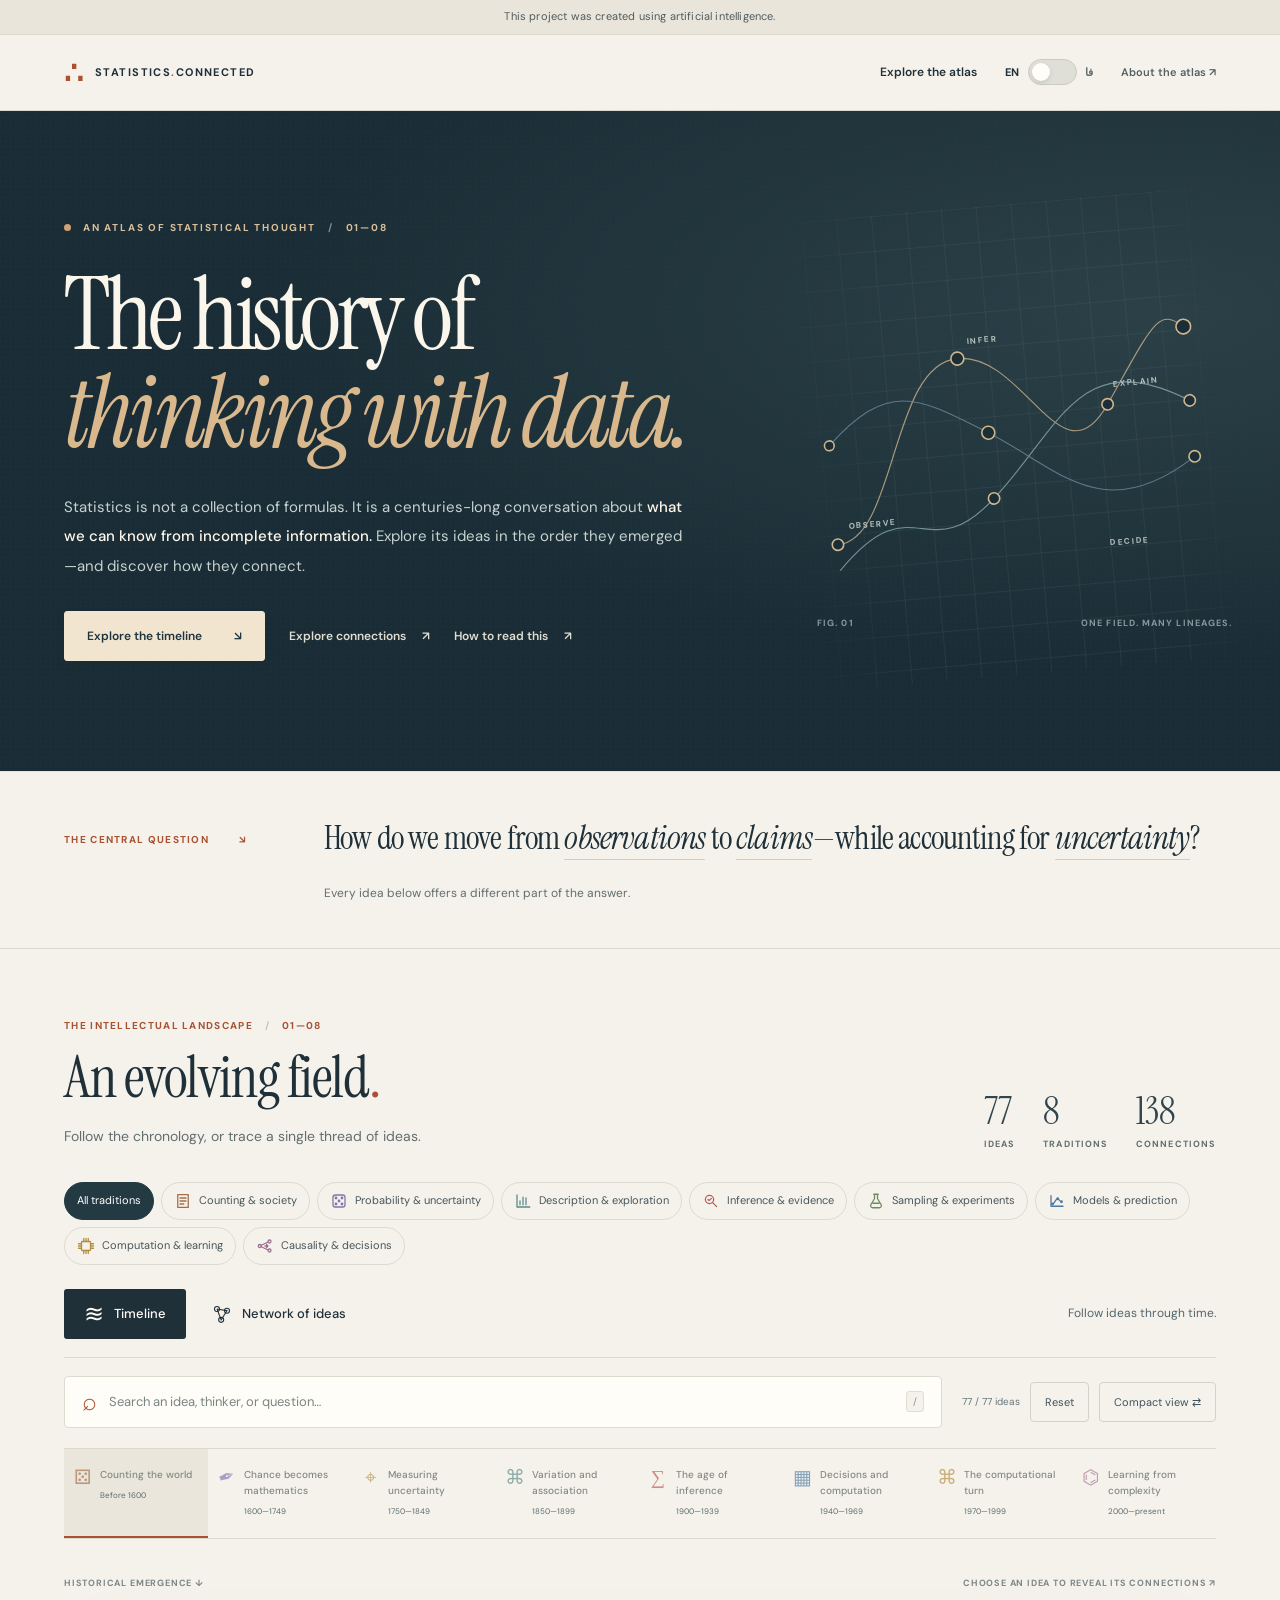
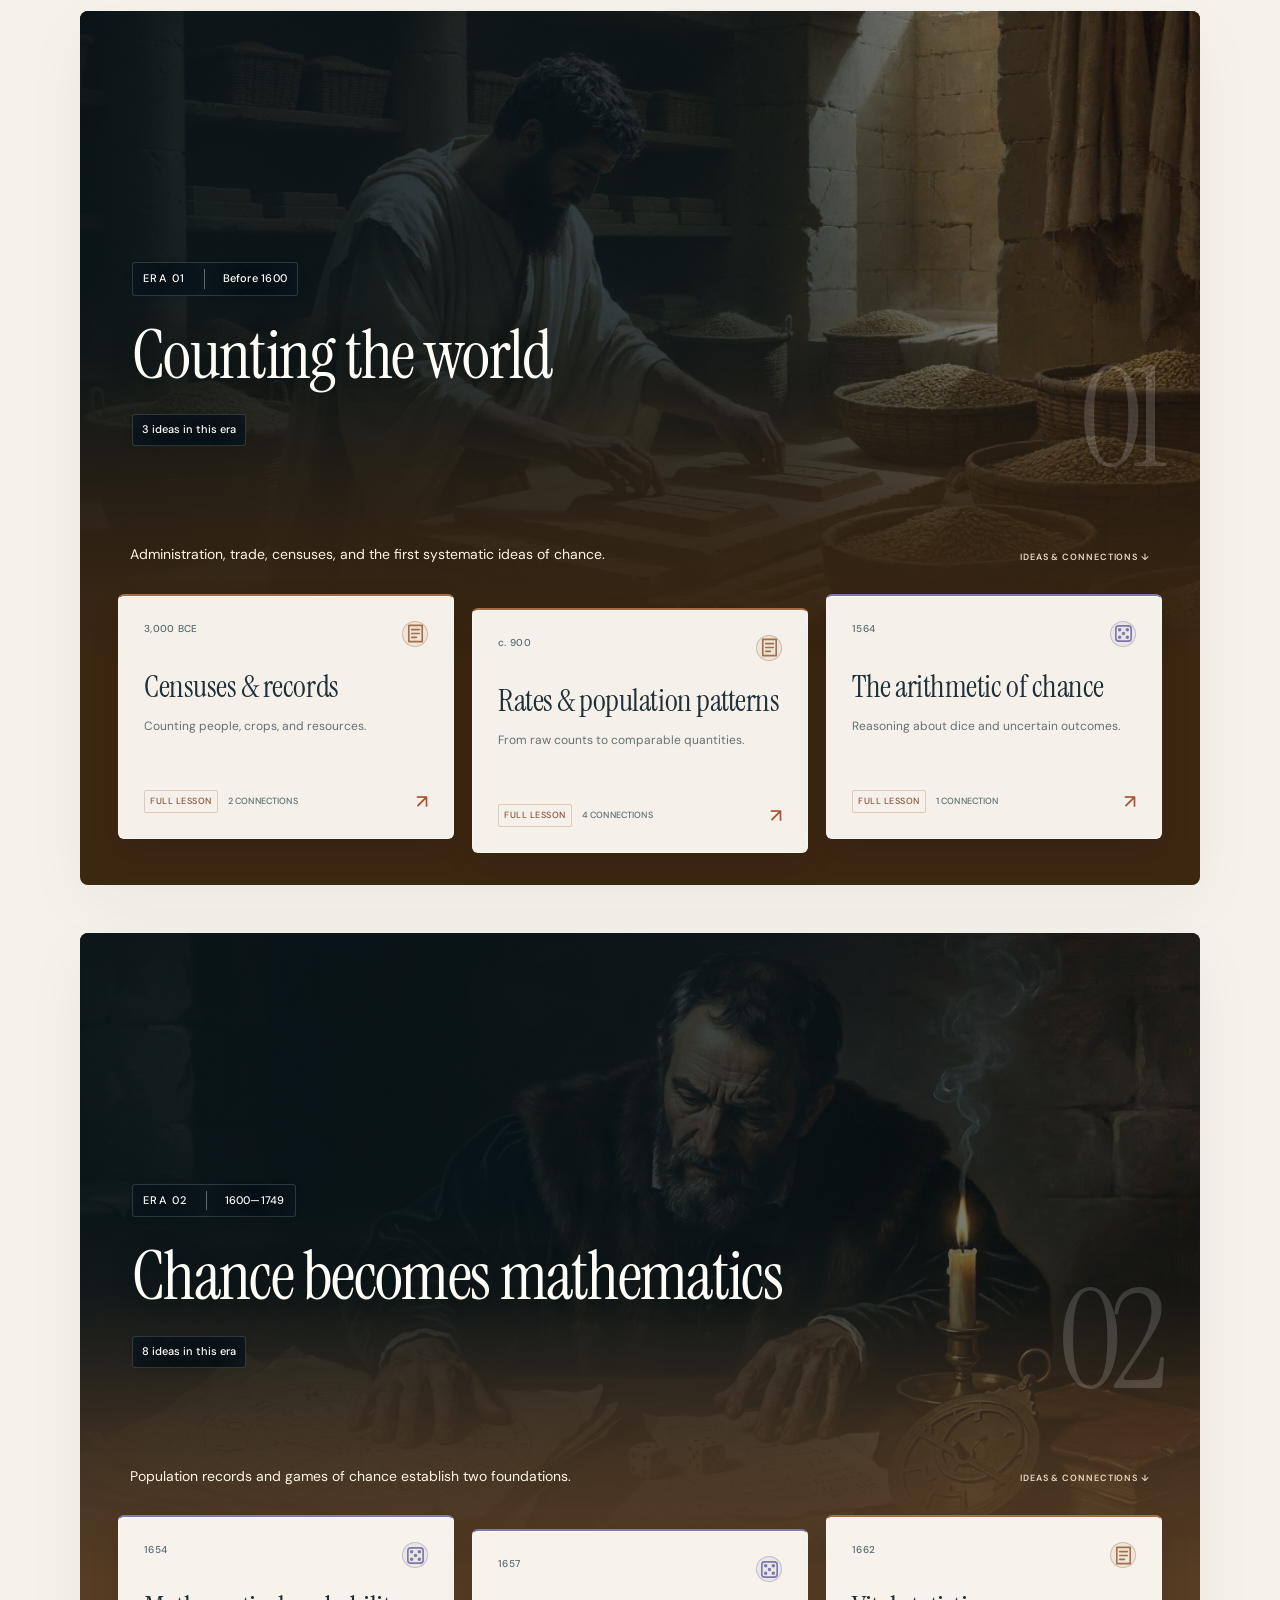
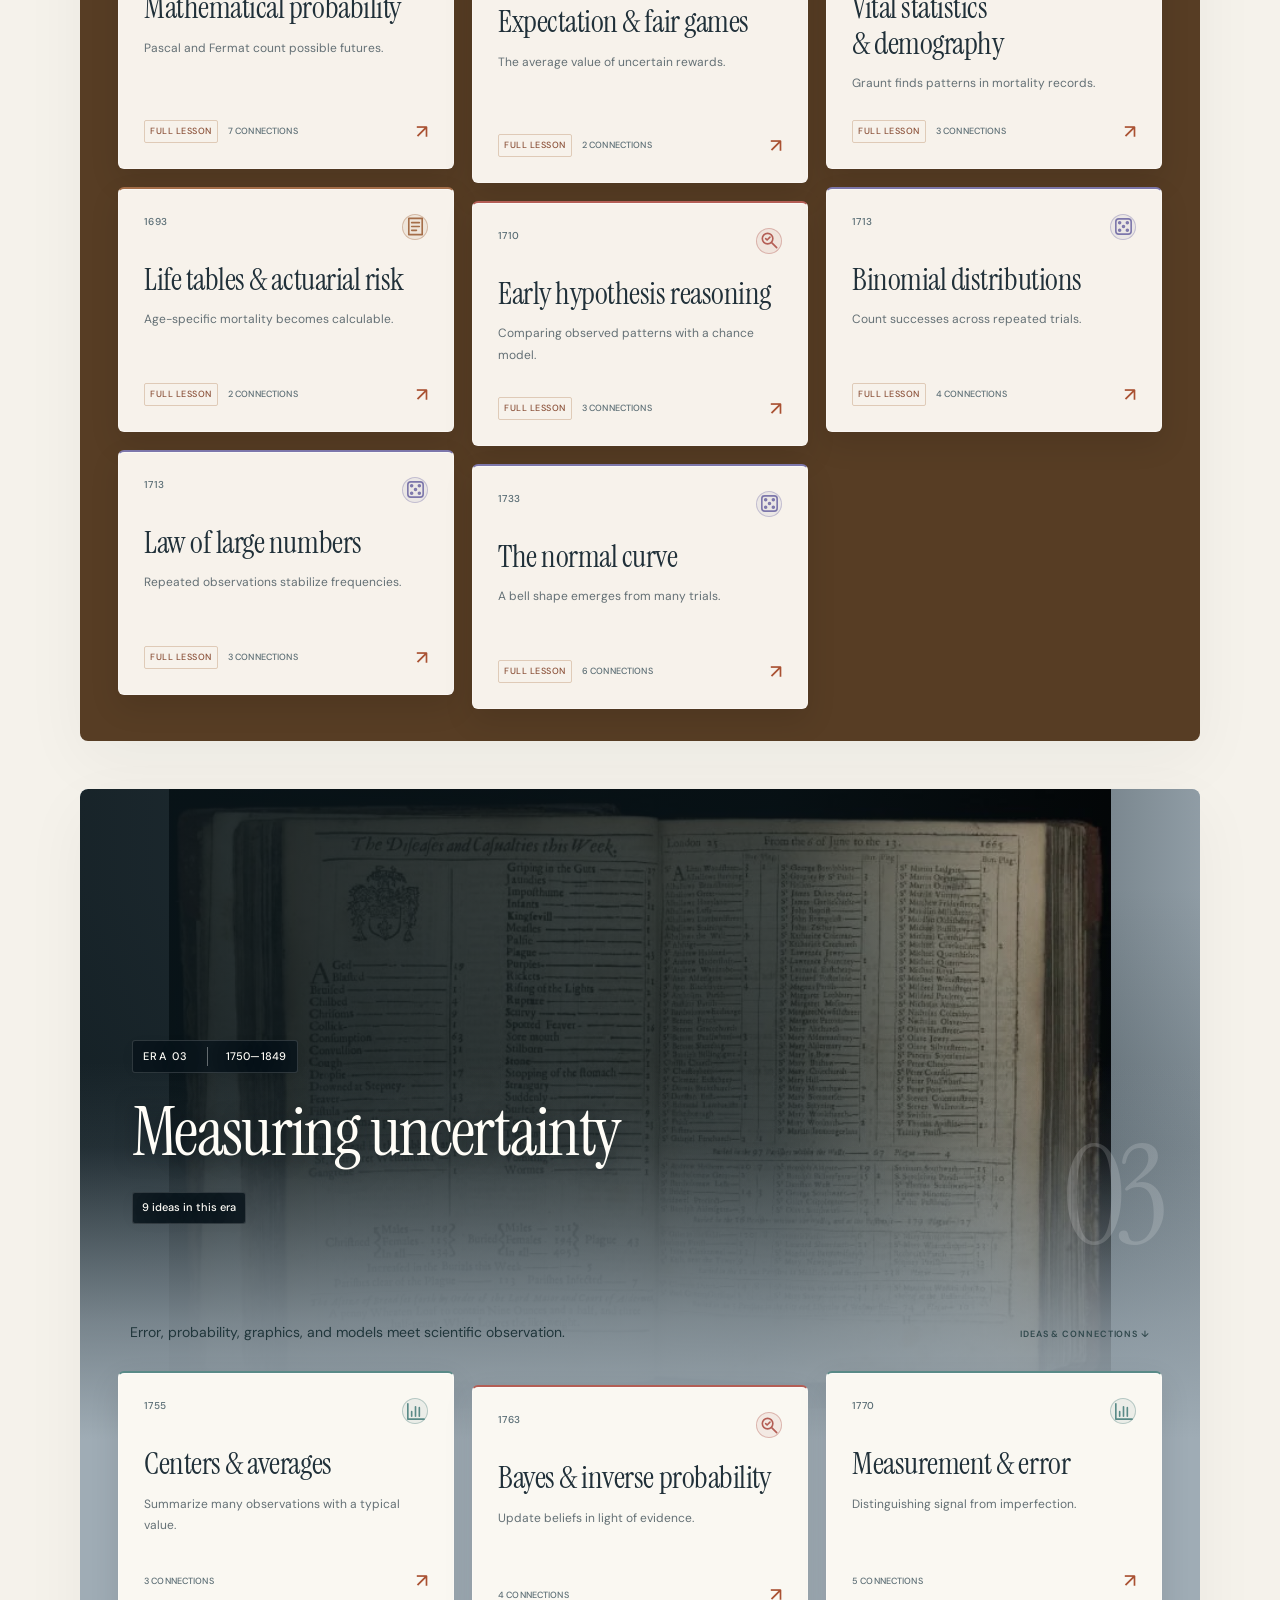
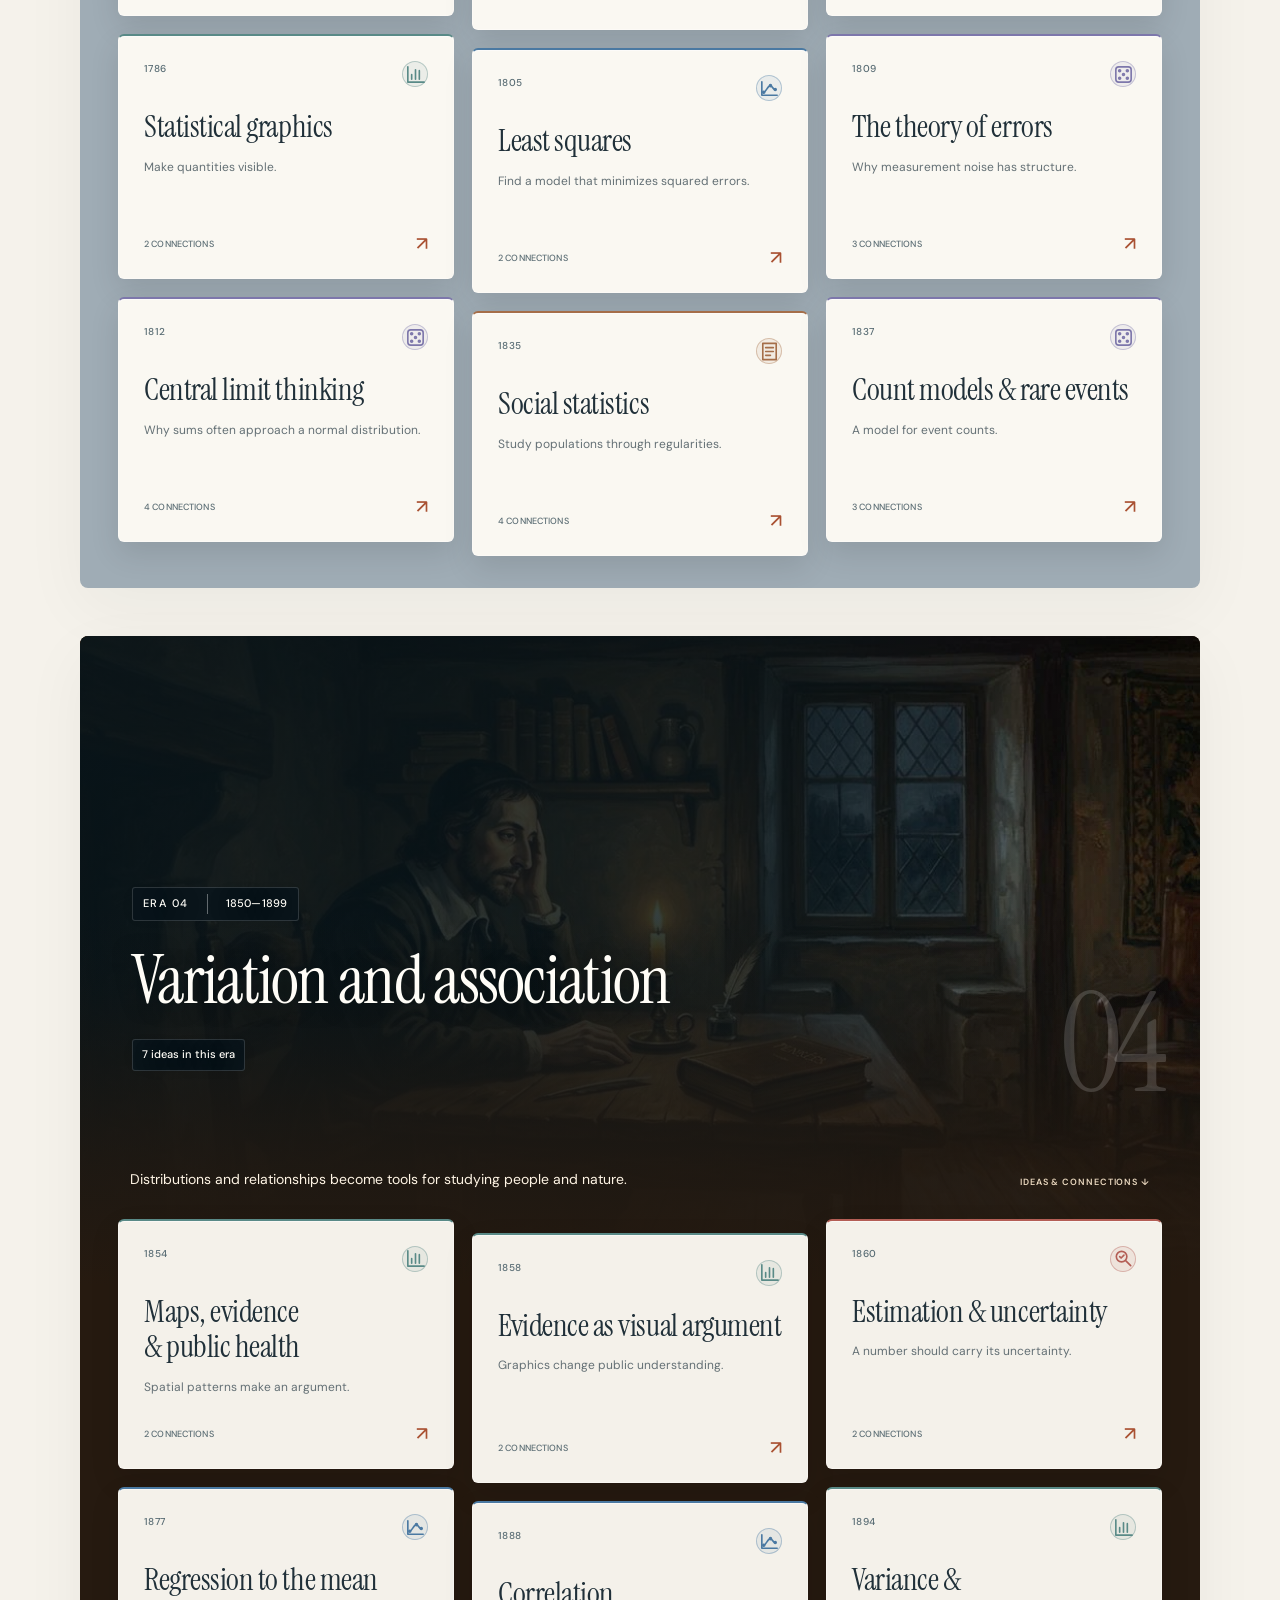
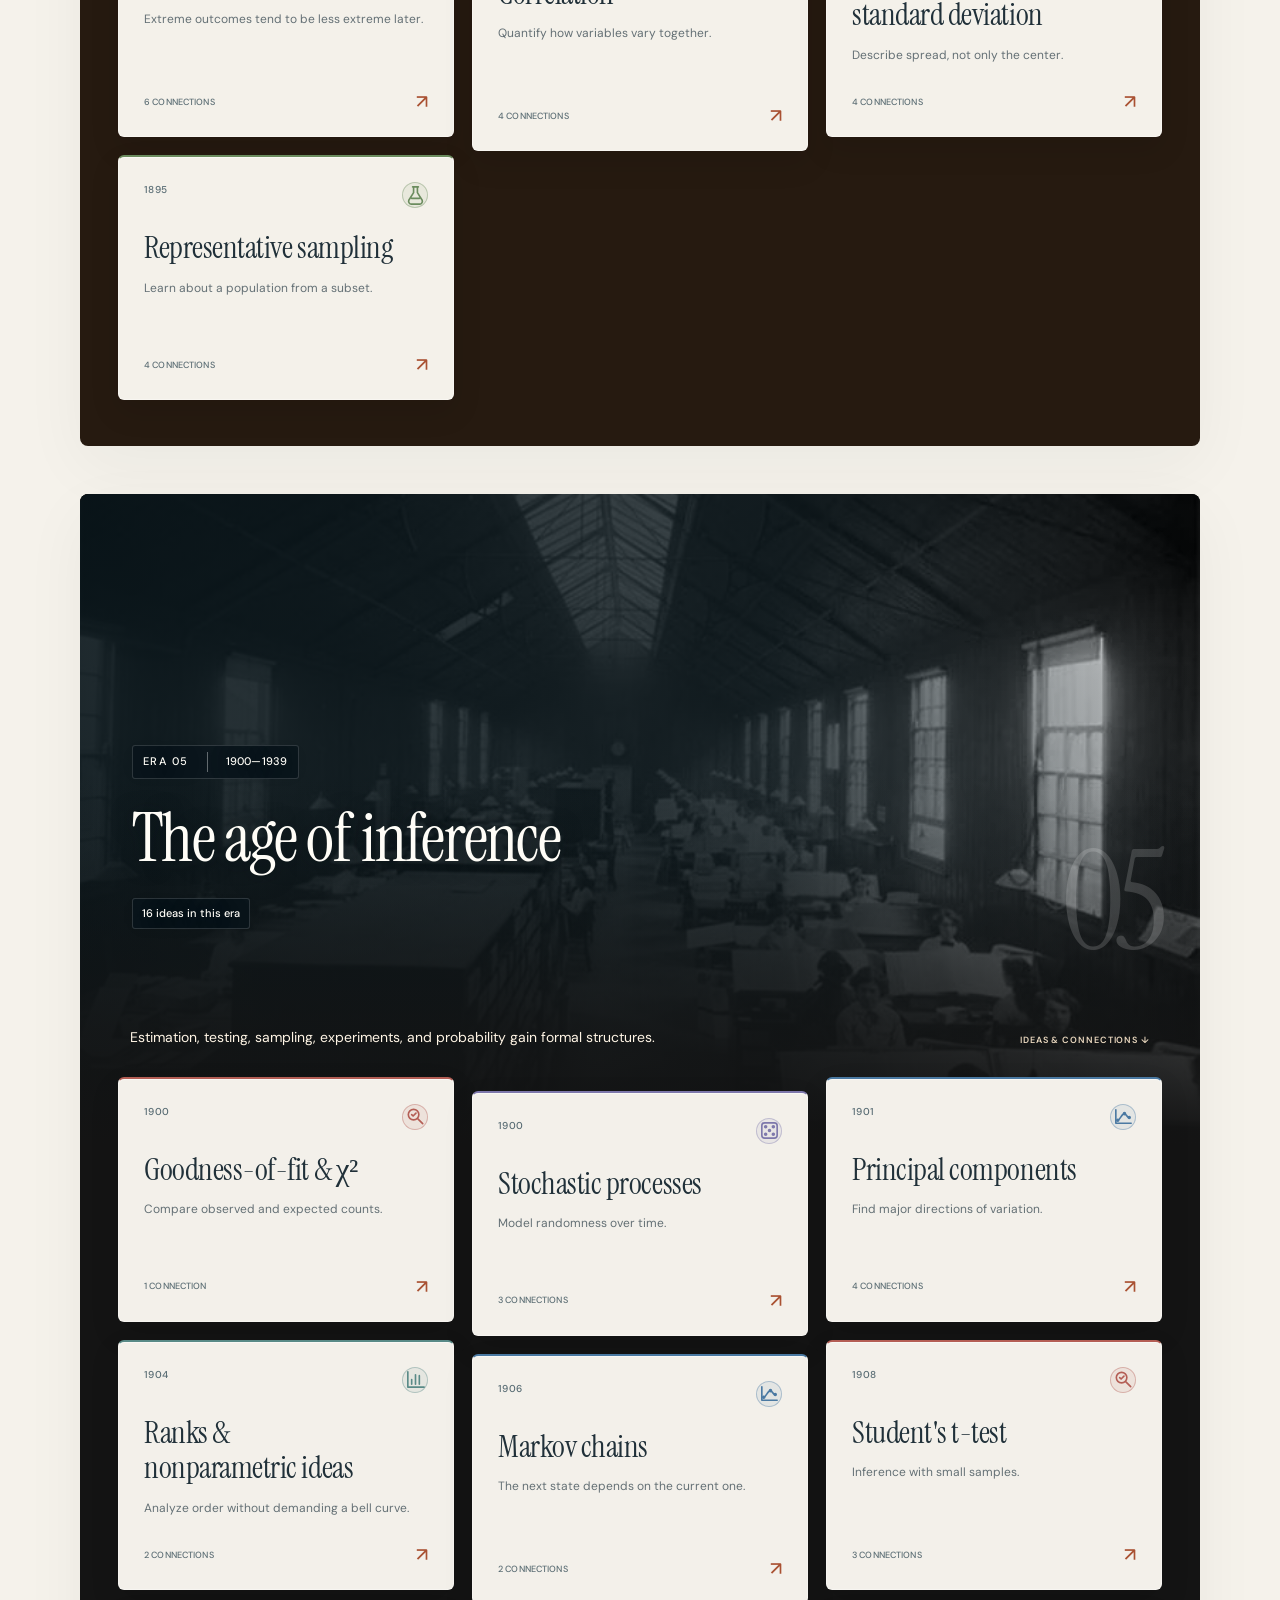
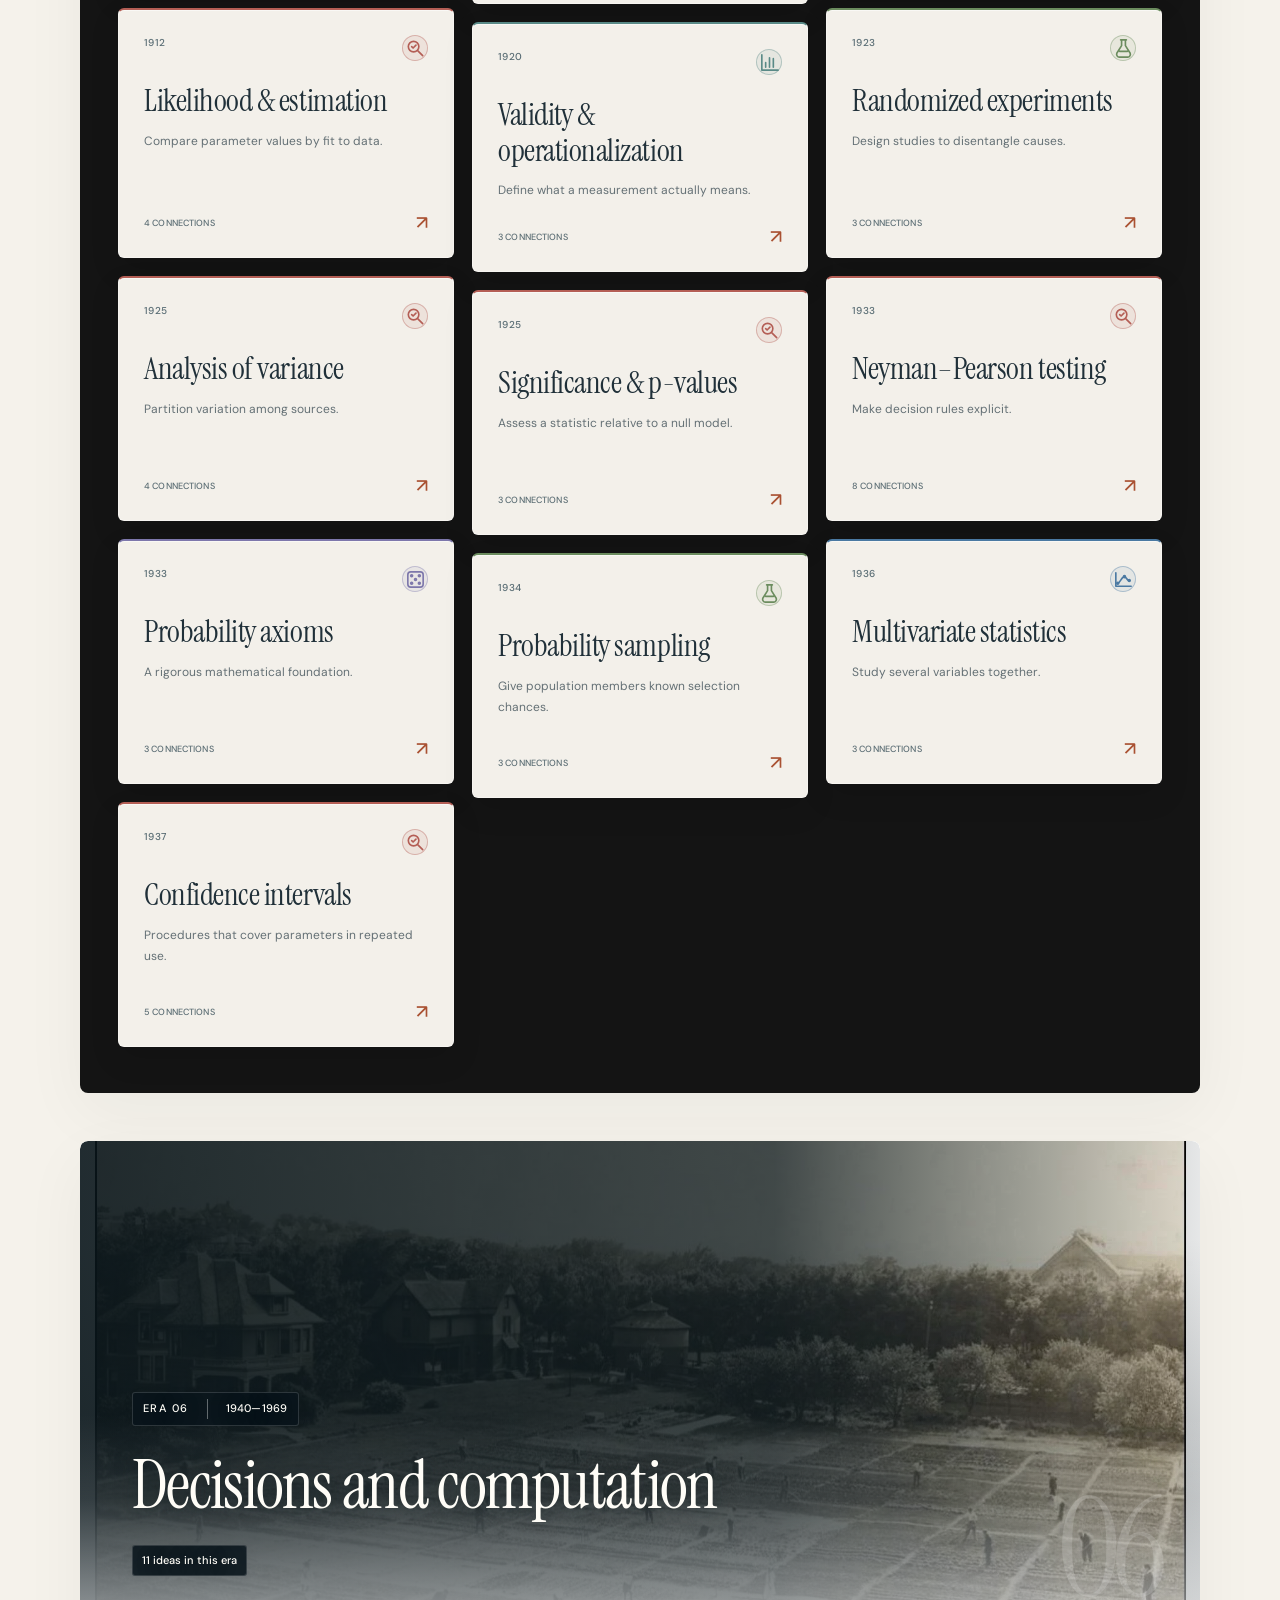
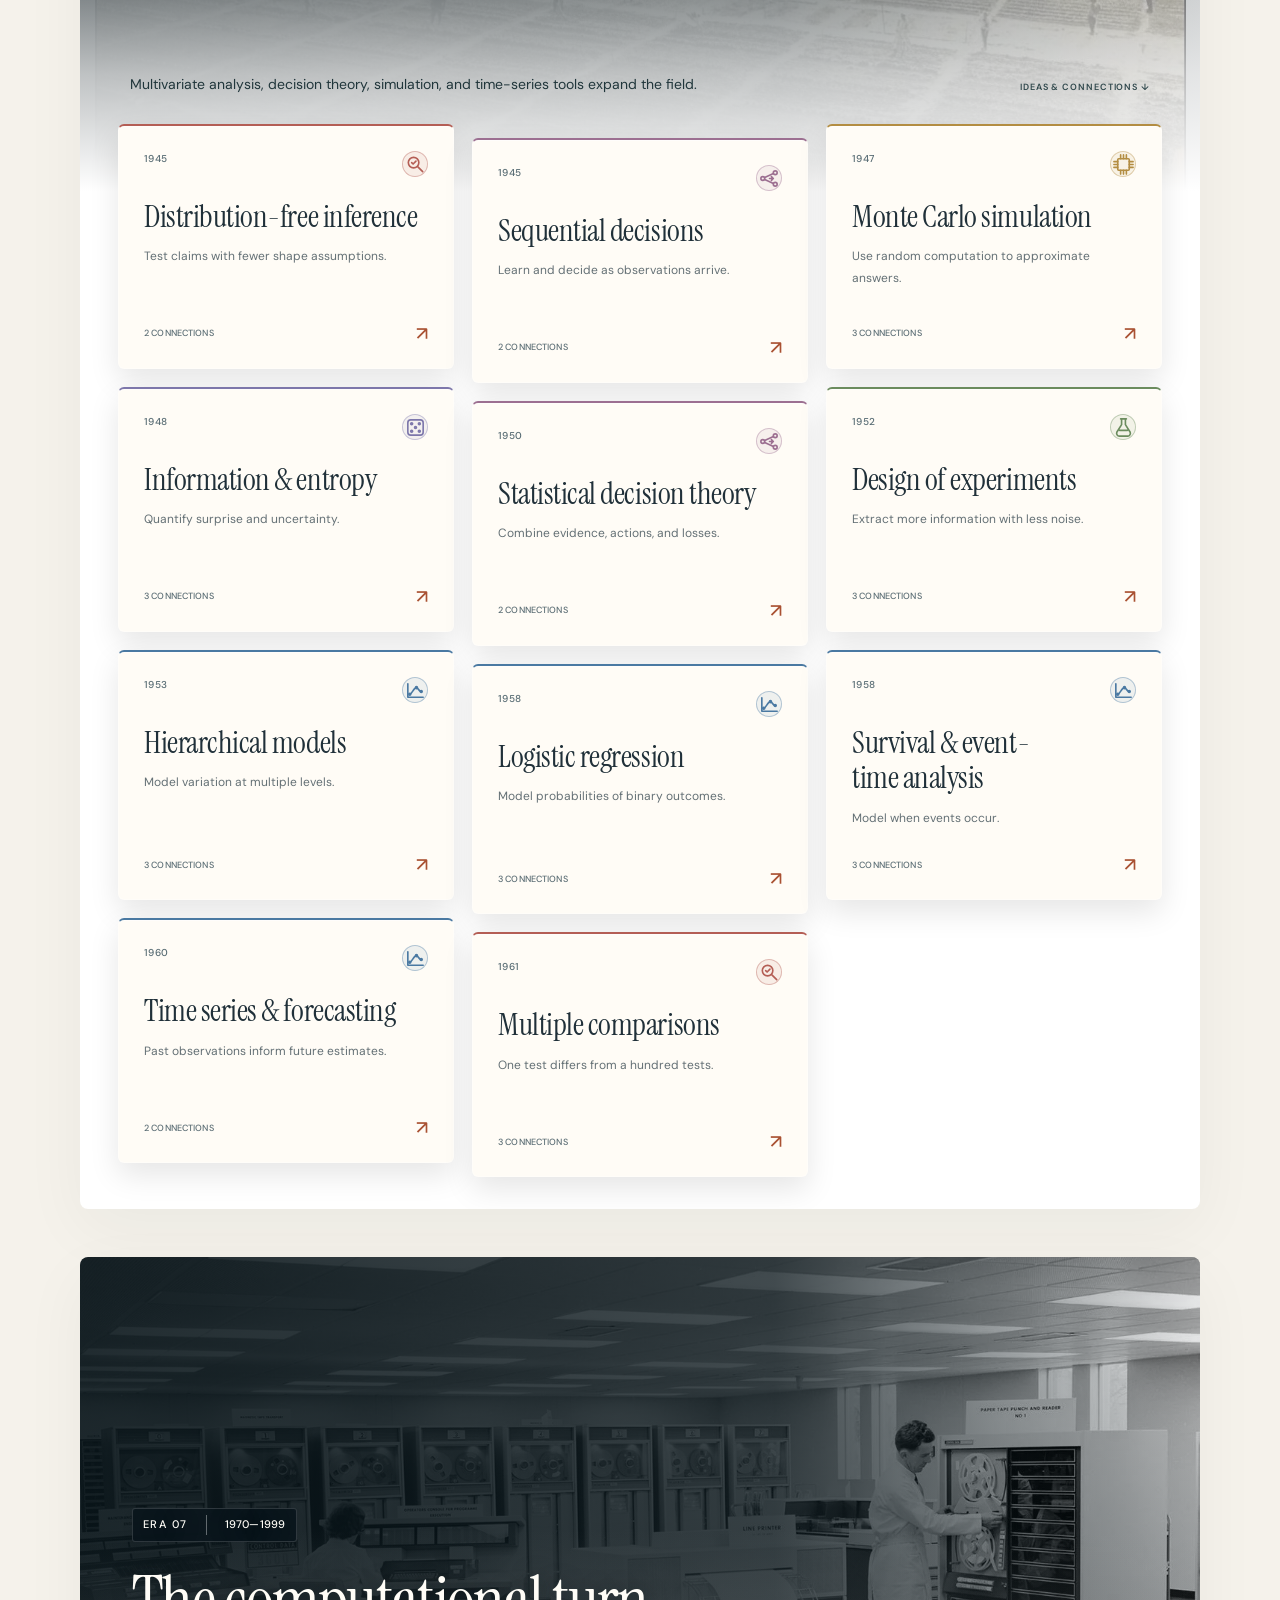
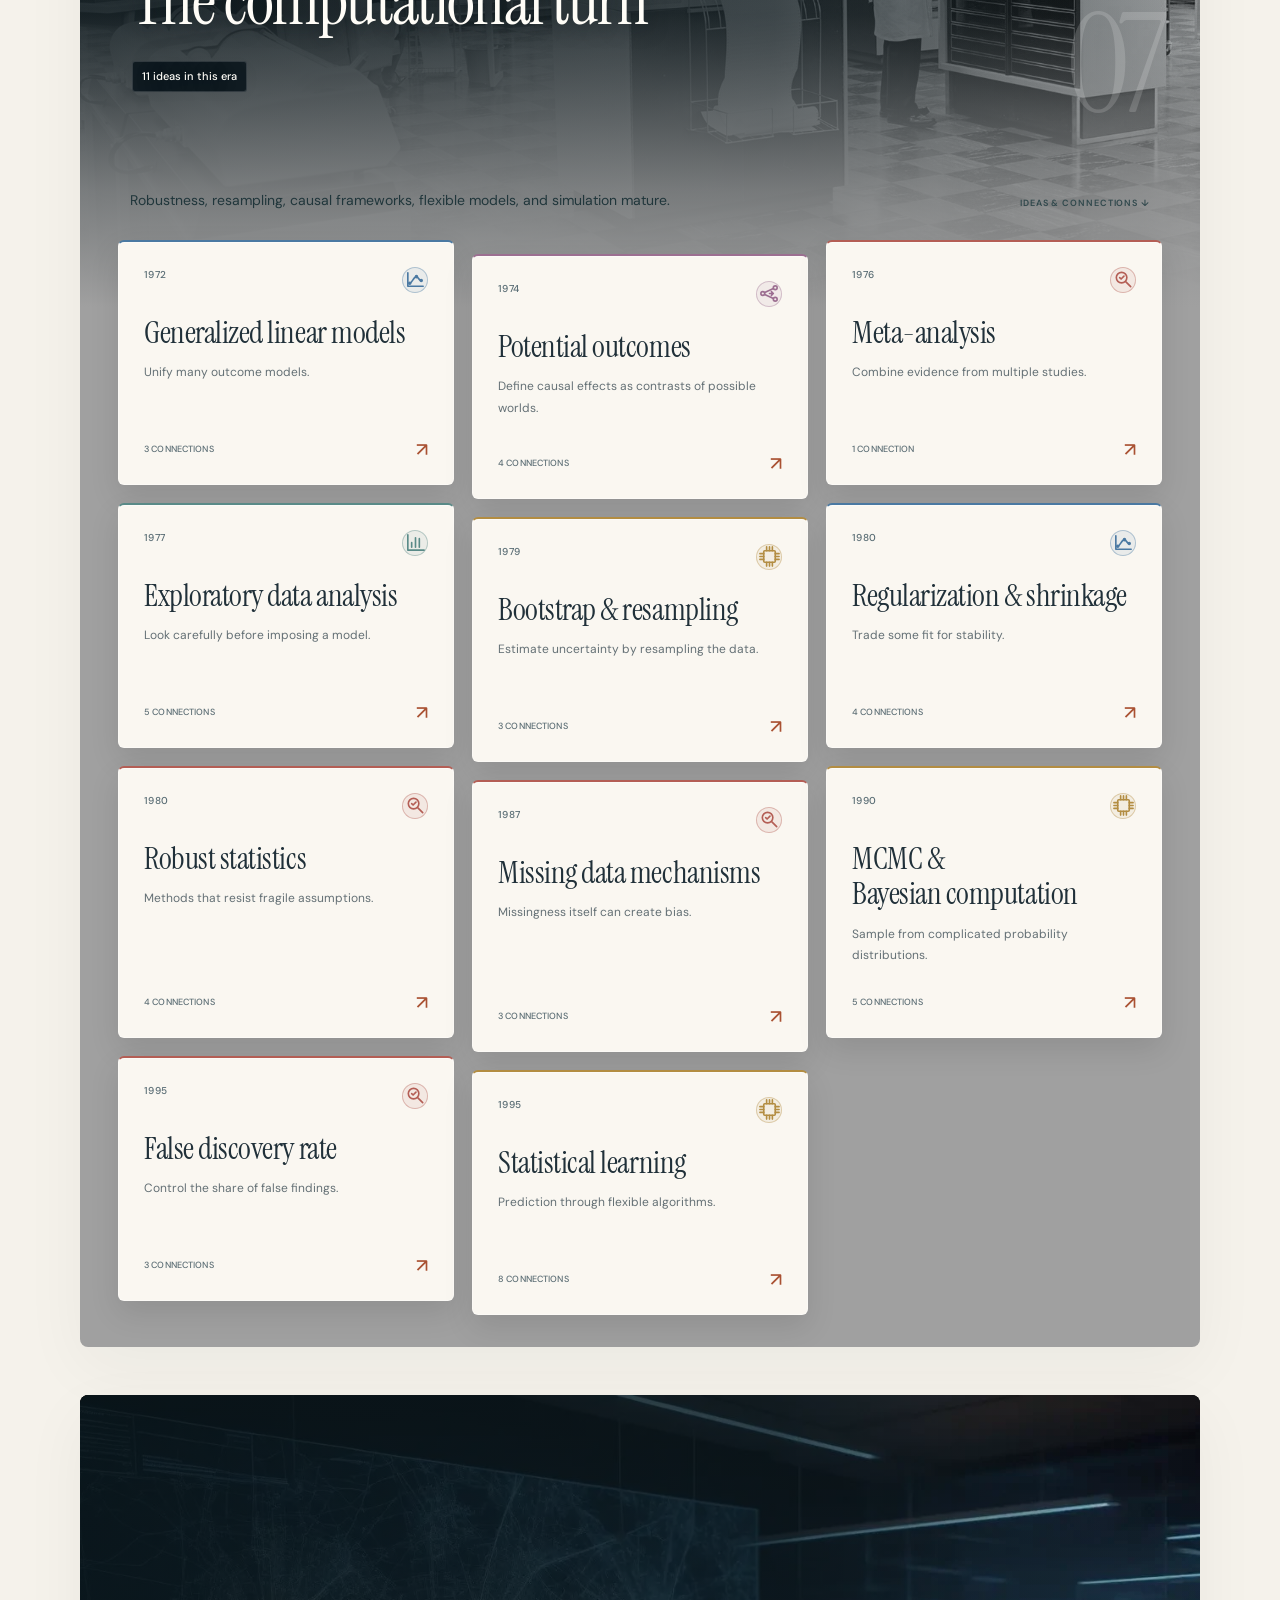
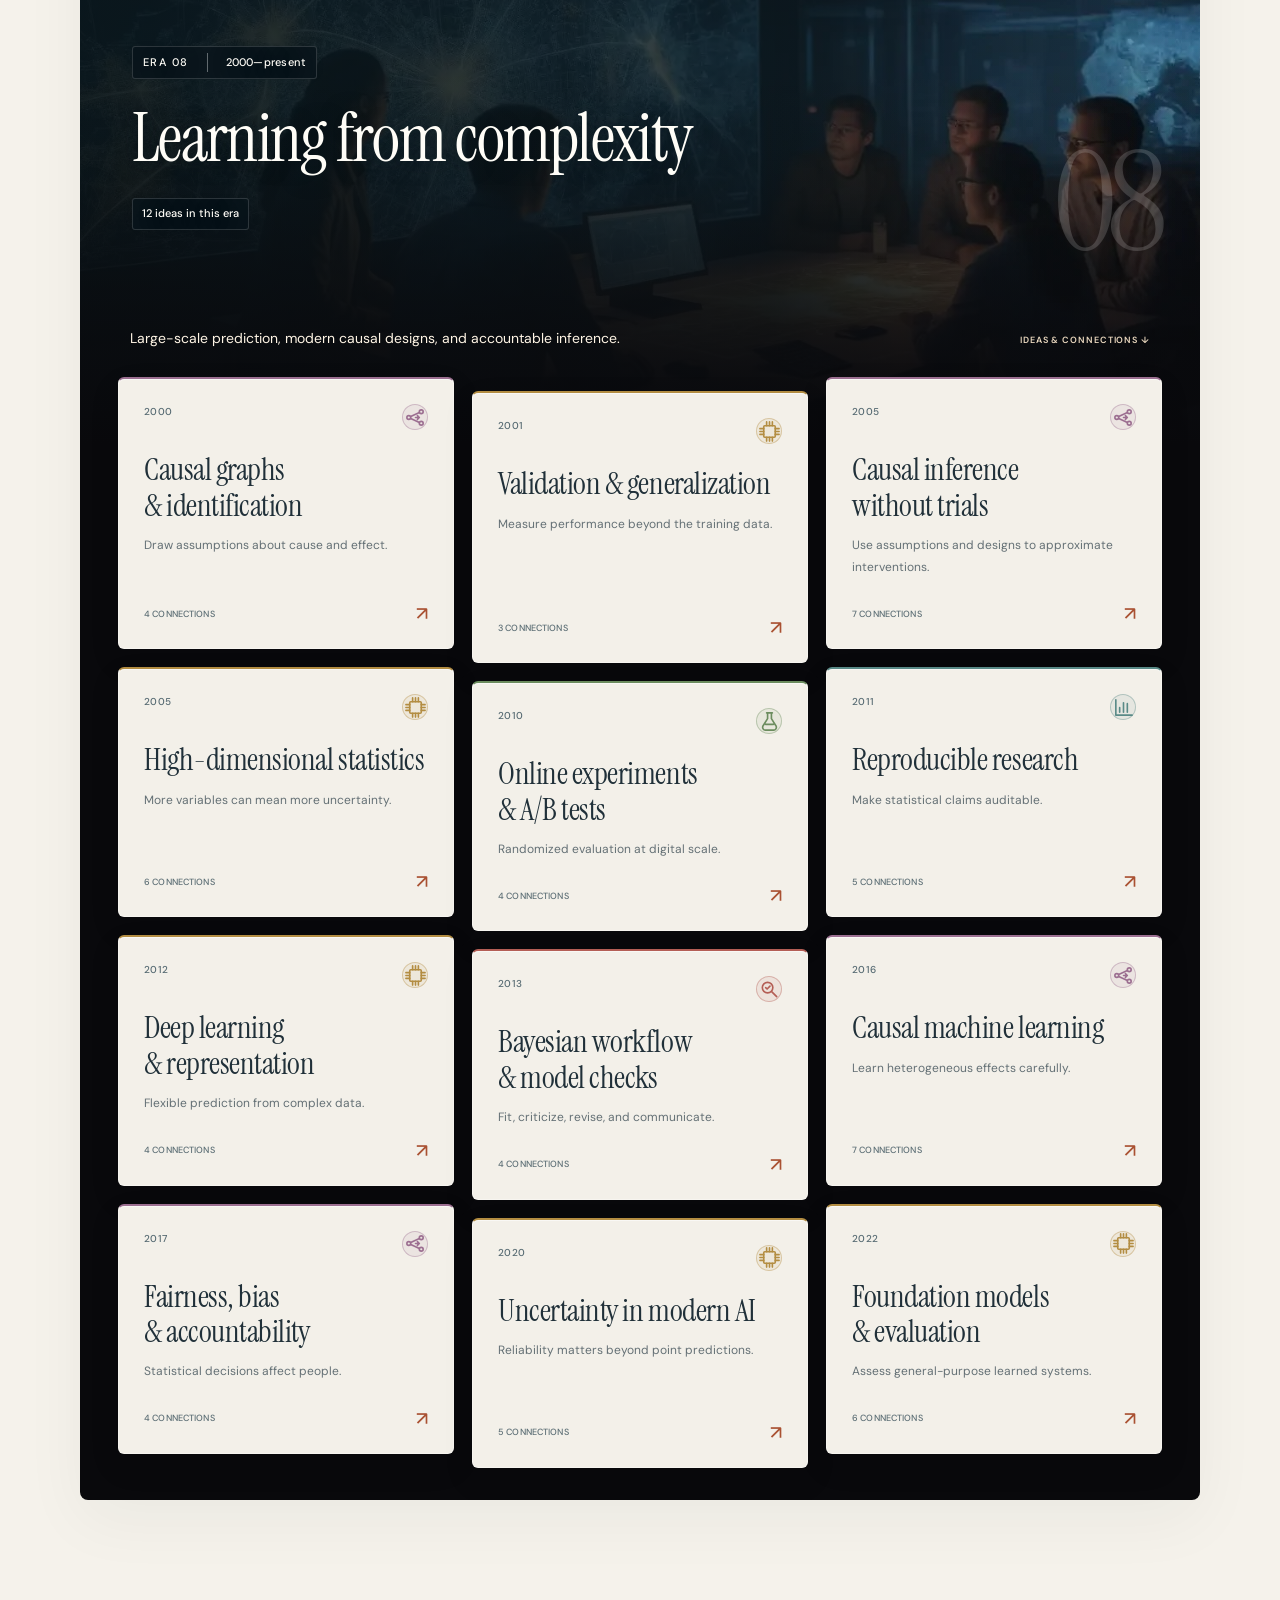
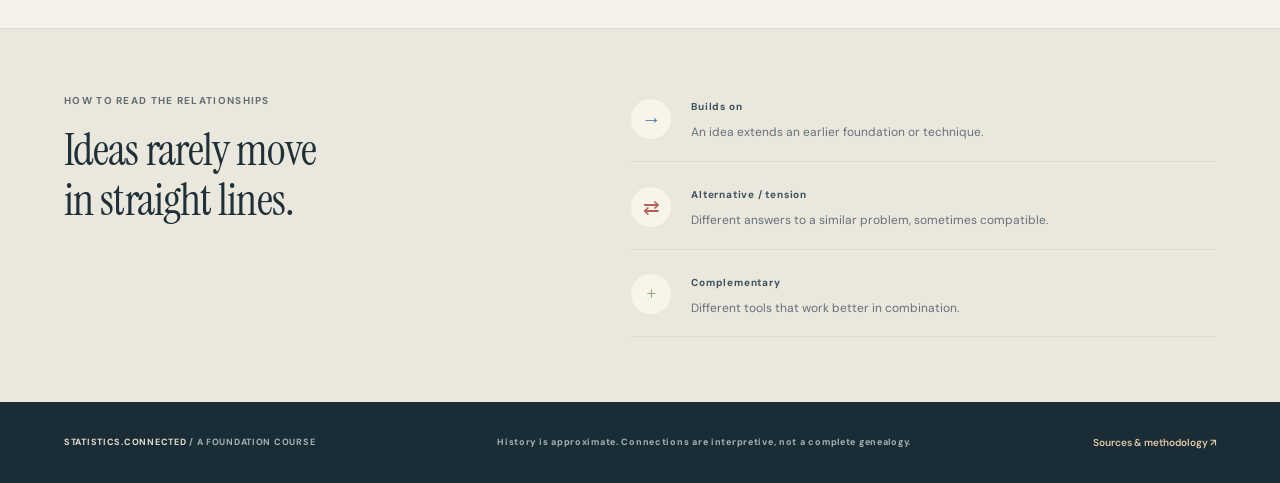
<file: index.html>
<!doctype html>
<html lang="en">
<head>
  <meta charset="utf-8" />
  <meta name="viewport" content="width=device-width, initial-scale=1" />
  <meta name="theme-color" content="#f6f4ef" />
  <meta name="description" content="An interactive intellectual history of statistics, from counting and uncertainty to modern causal inference and data science." />
  <title>Statistics, Connected — An Atlas of Ideas</title>
  <link rel="stylesheet" href="assets/css/main.css" />
  <link rel="stylesheet" href="assets/css/era-scenes.css" />
  <link rel="stylesheet" href="assets/css/design-system.css" />
  <link rel="stylesheet" href="assets/css/network.css" />
  <link rel="stylesheet" href="assets/css/timeline-scenes.css" />
  <script defer src="assets/js/data/atlas.js"></script>
  <script defer src="assets/js/data/atlas-fa.js"></script>
  <script defer src="assets/js/atlas/i18n.js"></script>
  <script defer src="assets/js/data/timeline-scenes.js"></script>
  <script defer src="assets/js/era-scenes.js"></script>
  <script defer src="assets/js/atlas/network.js"></script>
  <script defer src="assets/js/atlas/app.js"></script>
</head>
<body>
  <a class="skip" href="#atlas">Skip to the atlas</a>
  <p class="project-note">This project was created using artificial intelligence.</p>
  <header class="topbar">
    <a class="brand" href="#top" aria-label="Statistics, Connected — home"><span class="brand-mark">∴</span><span>STATISTICS<span class="brand-dot">.</span>CONNECTED</span></a>
    <div class="top-right"><a class="header-atlas-link" href="#atlas" data-copy="timeline">Explore the atlas</a><button type="button" id="langSwitch" class="language-switch" role="switch" aria-checked="false" aria-label="Switch language to Persian" title="فارسی"><span class="language-switch-label language-en">EN</span><span class="language-switch-track"><span class="language-switch-knob"></span></span><span class="language-switch-label language-fa">فا</span></button><button id="aboutBtn" class="plain-link">About the atlas <span aria-hidden="true">↗</span></button></div>
  </header>
  <main id="top">
    <section class="hero" aria-labelledby="heroTitle">
      <div class="hero-copy"><div class="eyebrow"><span class="pulse"></span> AN ATLAS OF STATISTICAL THOUGHT <span class="eyebrow-divider">/</span> 01—08</div>
        <h1 id="heroTitle">The history of<br><em>thinking with data.</em></h1>
        <p class="hero-desc">Statistics is not a collection of formulas. It is a centuries-long conversation about <strong>what we can know from incomplete information.</strong> Explore its ideas in the order they emerged—and discover how they connect.</p>
        <div class="hero-actions"><a class="primary-button" href="#atlas" id="timelineExplore">Explore the timeline <span>↘</span></a><button type="button" class="secondary-button" id="networkExplore">Explore connections <span aria-hidden="true">↗</span></button><button class="secondary-button" id="guideBtn">How to read this <span>↗</span></button></div>
      </div>
      <div class="hero-graphic" aria-hidden="true"><div class="graphic-grid"></div><svg viewBox="0 0 510 420" preserveAspectRatio="xMidYMid meet"><g class="graphic-lines"><path d="M35 320 C108 320 118 105 201 105 S315 272 380 177 S452 64 481 90"/><path d="M35 352 C135 250 140 362 231 280 S352 101 481 181"/><path d="M35 198 C115 123 149 148 231 199 S361 328 481 250"/></g><g class="graphic-nodes"><circle cx="35" cy="320" r="7"/><circle cx="201" cy="105" r="8"/><circle cx="380" cy="177" r="7"/><circle cx="481" cy="90" r="9"/><circle cx="231" cy="280" r="7"/><circle cx="481" cy="181" r="7"/><circle cx="35" cy="198" r="6"/><circle cx="231" cy="199" r="8"/><circle cx="481" cy="250" r="7"/></g><g class="graphic-labels"><text x="50" y="302">OBSERVE</text><text x="214" y="88">INFER</text><text x="389" y="156">EXPLAIN</text><text x="368" y="350">DECIDE</text></g></svg><div class="hero-graphic-caption"><span>FIG. 01</span><span>ONE FIELD. MANY LINEAGES.</span></div></div>
    </section>
    <section class="definition" aria-label="The fundamental question"><div class="definition-id">THE CENTRAL QUESTION <span>↘</span></div><div><p>How do we move from <span>observations</span> to <span>claims</span>—while accounting for <span>uncertainty</span>?</p><div class="definition-sub">Every idea below offers a different part of the answer.</div></div></section>
    <section id="atlas" class="atlas" aria-labelledby="atlasTitle">
      <div class="atlas-heading"><div><div class="eyebrow muted">THE INTELLECTUAL LANDSCAPE <span class="eyebrow-divider">/</span> 01—08</div><h2 id="atlasTitle">An evolving field<span class="heading-period">.</span></h2><p>Follow the chronology, or trace a single thread of ideas.</p></div><div class="atlas-stats"><div><strong id="topicCount">—</strong><span>IDEAS</span></div><div><strong>8</strong><span>TRADITIONS</span></div><div><strong id="relationshipCount">—</strong><span>CONNECTIONS</span></div></div></div>
      <div class="legend" id="legend" aria-label="Select a tradition"></div>
      <div class="atlas-view-switch" role="group" aria-label="Atlas view"><button type="button" id="timelineView" aria-pressed="true"><span aria-hidden="true">≋</span><span data-view-label="timeline">Timeline</span></button><button type="button" id="networkView" aria-pressed="false"><svg viewBox="0 0 24 24" aria-hidden="true"><path d="m6 6 12 2-7 11-5-13m5 13L18 8"/><circle cx="6" cy="6" r="3"/><circle cx="18" cy="8" r="3"/><circle cx="11" cy="19" r="3"/></svg><span data-view-label="network">Network of ideas</span></button><p id="viewDescription">Follow ideas through time.</p></div>
      <div class="toolbar"><label class="search-box"><span aria-hidden="true">⌕</span><input id="search" type="search" placeholder="Search an idea, thinker, or question…" aria-label="Search topics"/><kbd>/</kbd></label><div class="toolbar-right"><span id="resultCount" class="result-label"></span><button id="clearFilters" class="tool-button">Reset</button><button id="densityBtn" class="tool-button" aria-pressed="false">Compact view <span>⇄</span></button></div></div>
      <div class="era-nav" id="eraNav" aria-label="Jump to a historical period"></div>
      <div class="timeline-caption"><span>HISTORICAL EMERGENCE ↓</span><span>CHOOSE AN IDEA TO REVEAL ITS CONNECTIONS ↗</span></div>
      <div id="timeline" class="timeline" aria-live="polite"></div>
      <section id="network" class="network" aria-label="Network of statistical ideas" hidden></section>
      <div id="noResults" class="no-results" hidden><h3>No ideas found.</h3><p>Try another keyword or reset the filters.</p></div>
    </section>
    <section class="reading-key" aria-labelledby="readTitle"><div><div class="eyebrow muted">HOW TO READ THE RELATIONSHIPS</div><h2 id="readTitle">Ideas rarely move<br>in straight lines.</h2></div><div class="key-types"><div><span class="key-icon prerequisite">→</span><div><b>Builds on</b><p>An idea extends an earlier foundation or technique.</p></div></div><div><span class="key-icon alternative">⇄</span><div><b>Alternative / tension</b><p>Different answers to a similar problem, sometimes compatible.</p></div></div><div><span class="key-icon complement">+</span><div><b>Complementary</b><p>Different tools that work better in combination.</p></div></div></div></section>
    <footer class="footer"><span>STATISTICS.CONNECTED <span class="footer-faint">/ A FOUNDATION COURSE</span></span><span>History is approximate. Connections are interpretive, not a complete genealogy.</span><button id="sourcesBtn" class="plain-link">Sources & methodology ↗</button></footer>
  </main>
  <div class="backdrop" id="backdrop" hidden></div>
  <aside class="detail" id="detail" role="dialog" aria-modal="true" aria-labelledby="detailTitle" aria-hidden="true" tabindex="-1"><div class="detail-scroll"><div class="detail-top"><span id="detailFamily" class="detail-family"></span><button id="closeDetail" class="close-button" aria-label="Close topic details">×</button></div><div class="detail-year" id="detailYear"></div><h2 id="detailTitle"></h2><p class="detail-subtitle" id="detailSubtitle"></p><div class="detail-line"></div><div class="detail-block"><div class="detail-label">THE ESSENTIAL IDEA</div><p id="detailBody"></p></div><div class="detail-block"><div class="detail-label">THE QUESTION IT ANSWERS</div><p class="detail-question" id="detailQuestion"></p></div><div class="detail-block"><div class="detail-label">FOUNDATIONAL CONCEPTS</div><div id="detailTerms" class="term-list"></div></div><div class="detail-block"><div class="detail-label">INTELLECTUAL CONNECTIONS</div><div id="detailRelations" class="relation-list"></div></div><div class="detail-next"><span>COMING NEXT</span><p>Detailed lessons, examples, exercises, and datasets will live here in a later phase.</p></div><div class="detail-bottom"><button id="copyLink" class="primary-button small">Copy topic link ↗</button><span id="copyStatus" role="status"></span></div></div></aside>
  <div class="info-modal" id="infoModal" role="dialog" aria-modal="true" aria-labelledby="infoTitle" aria-hidden="true" hidden><div class="info-top"><span class="eyebrow muted">FIELD NOTES</span><button id="closeInfo" class="close-button" aria-label="Close information">×</button></div><h2 id="infoTitle"></h2><div id="infoContent"></div></div>
</body>
</html>
</file>
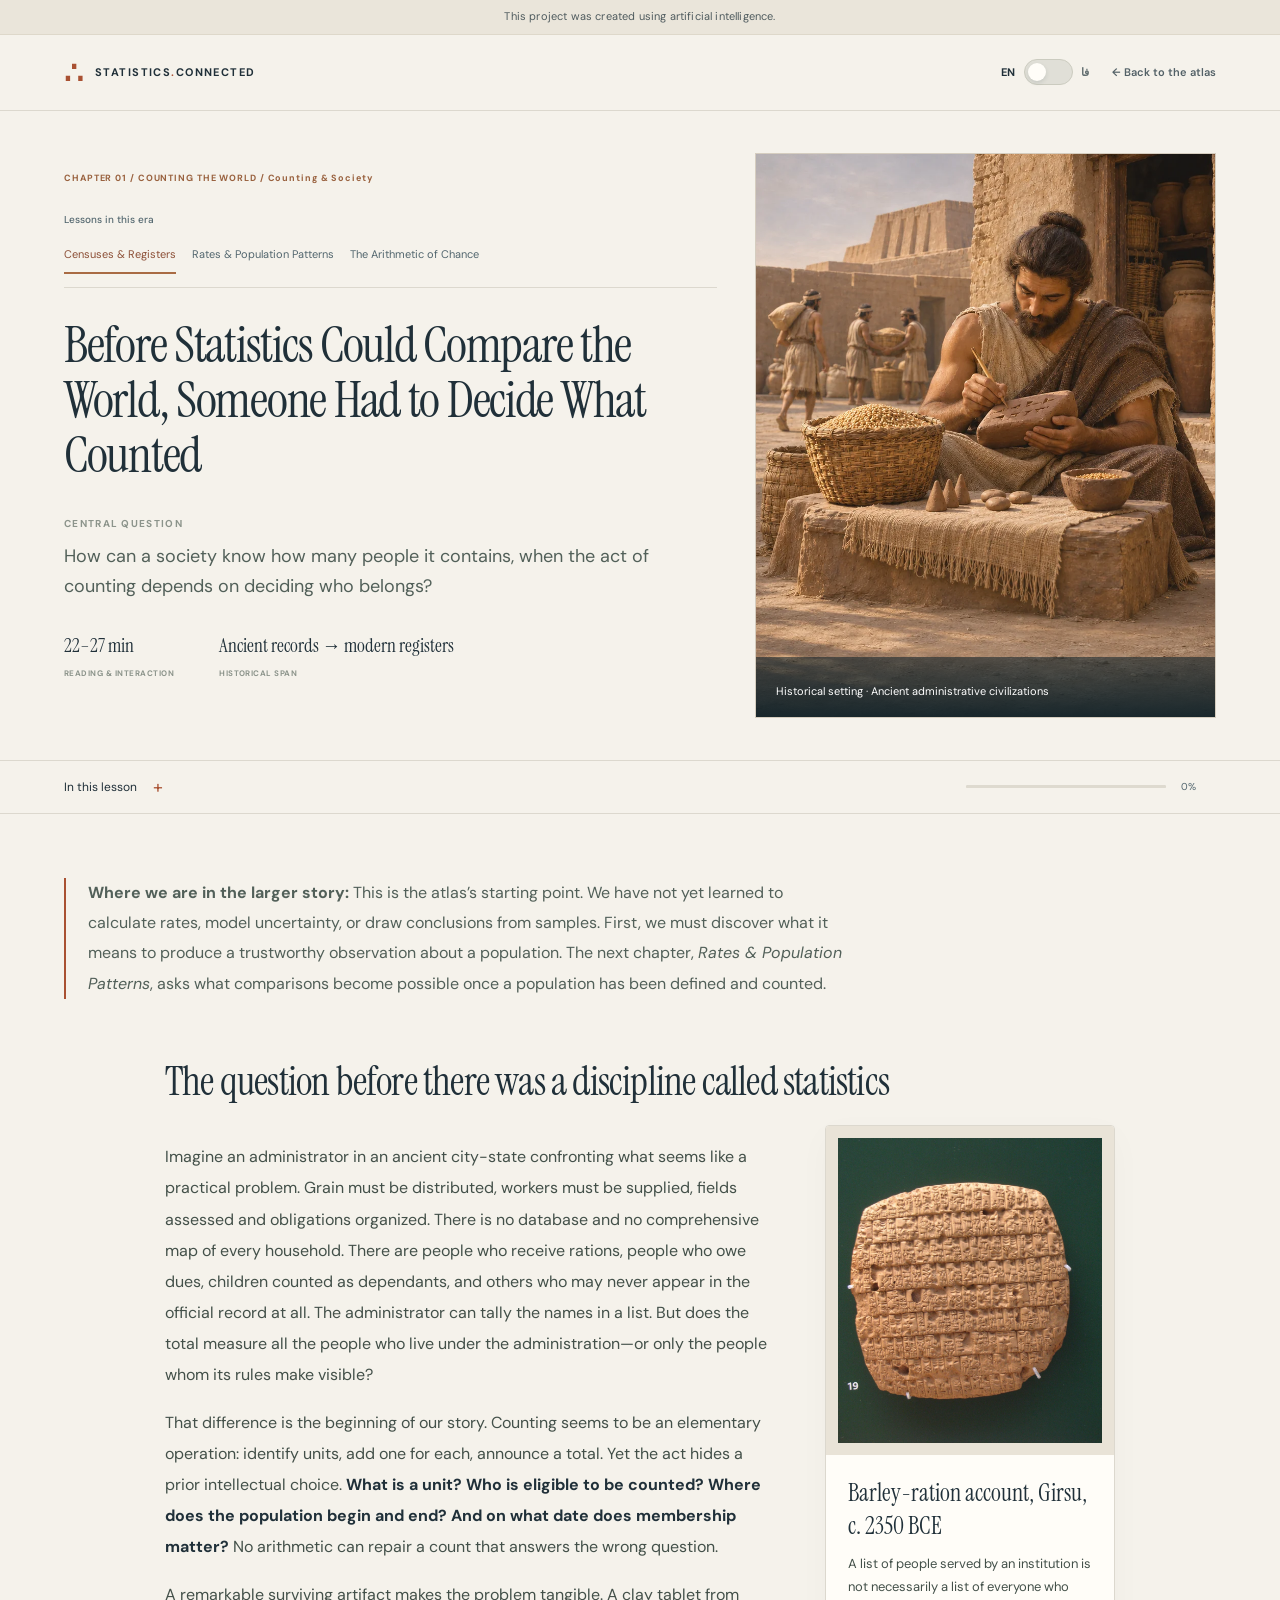
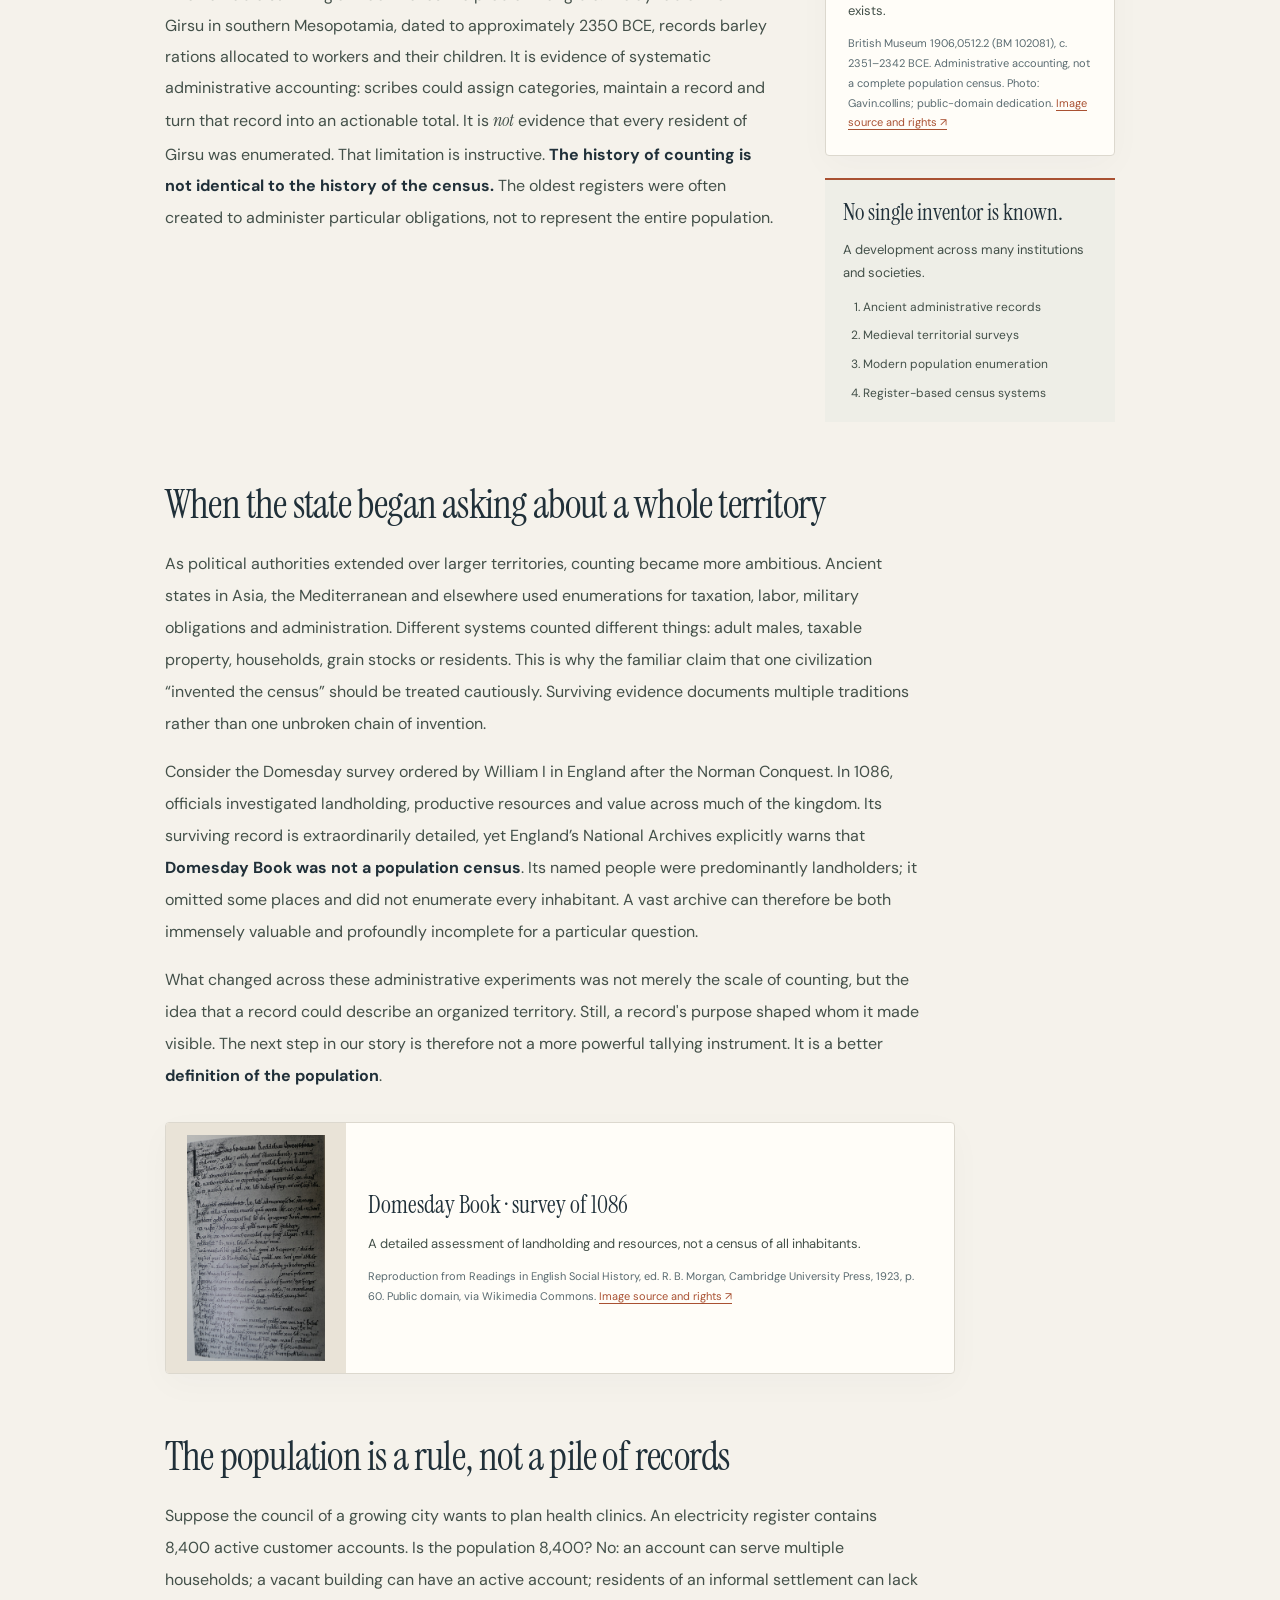
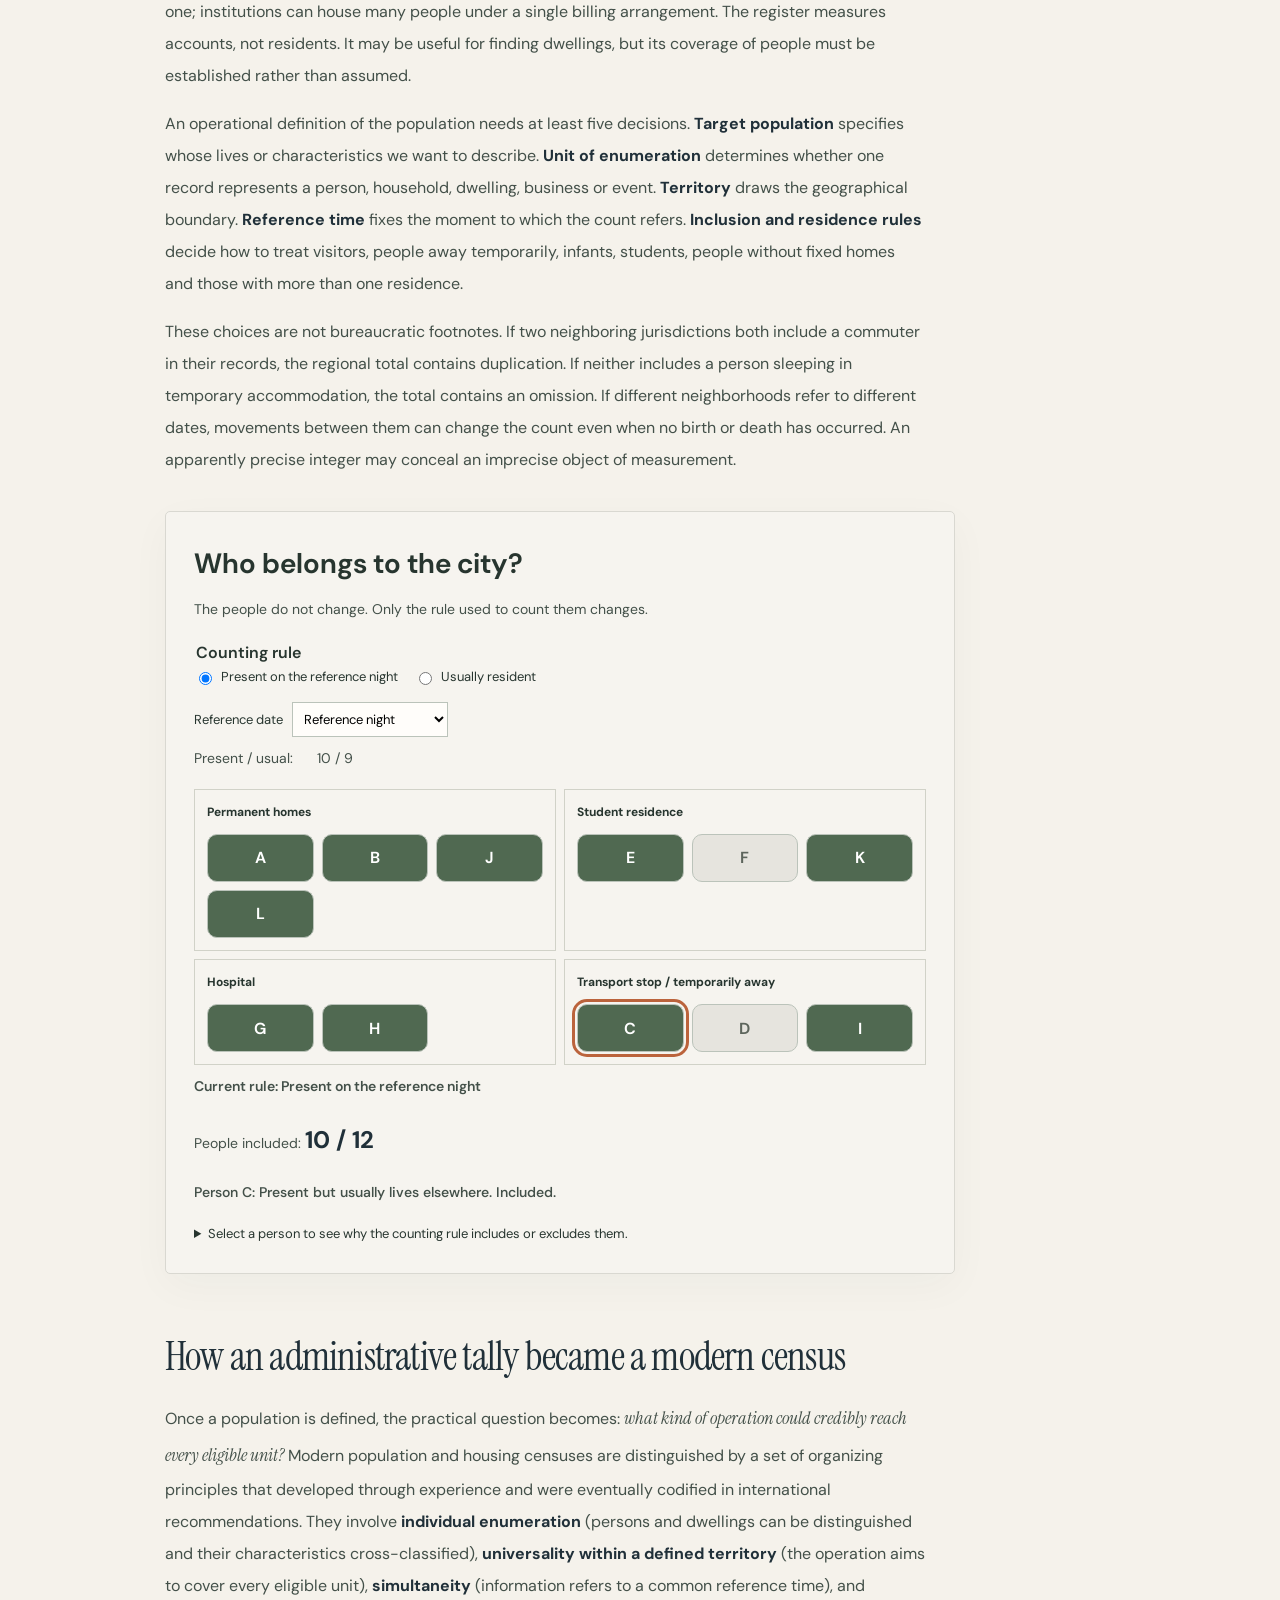
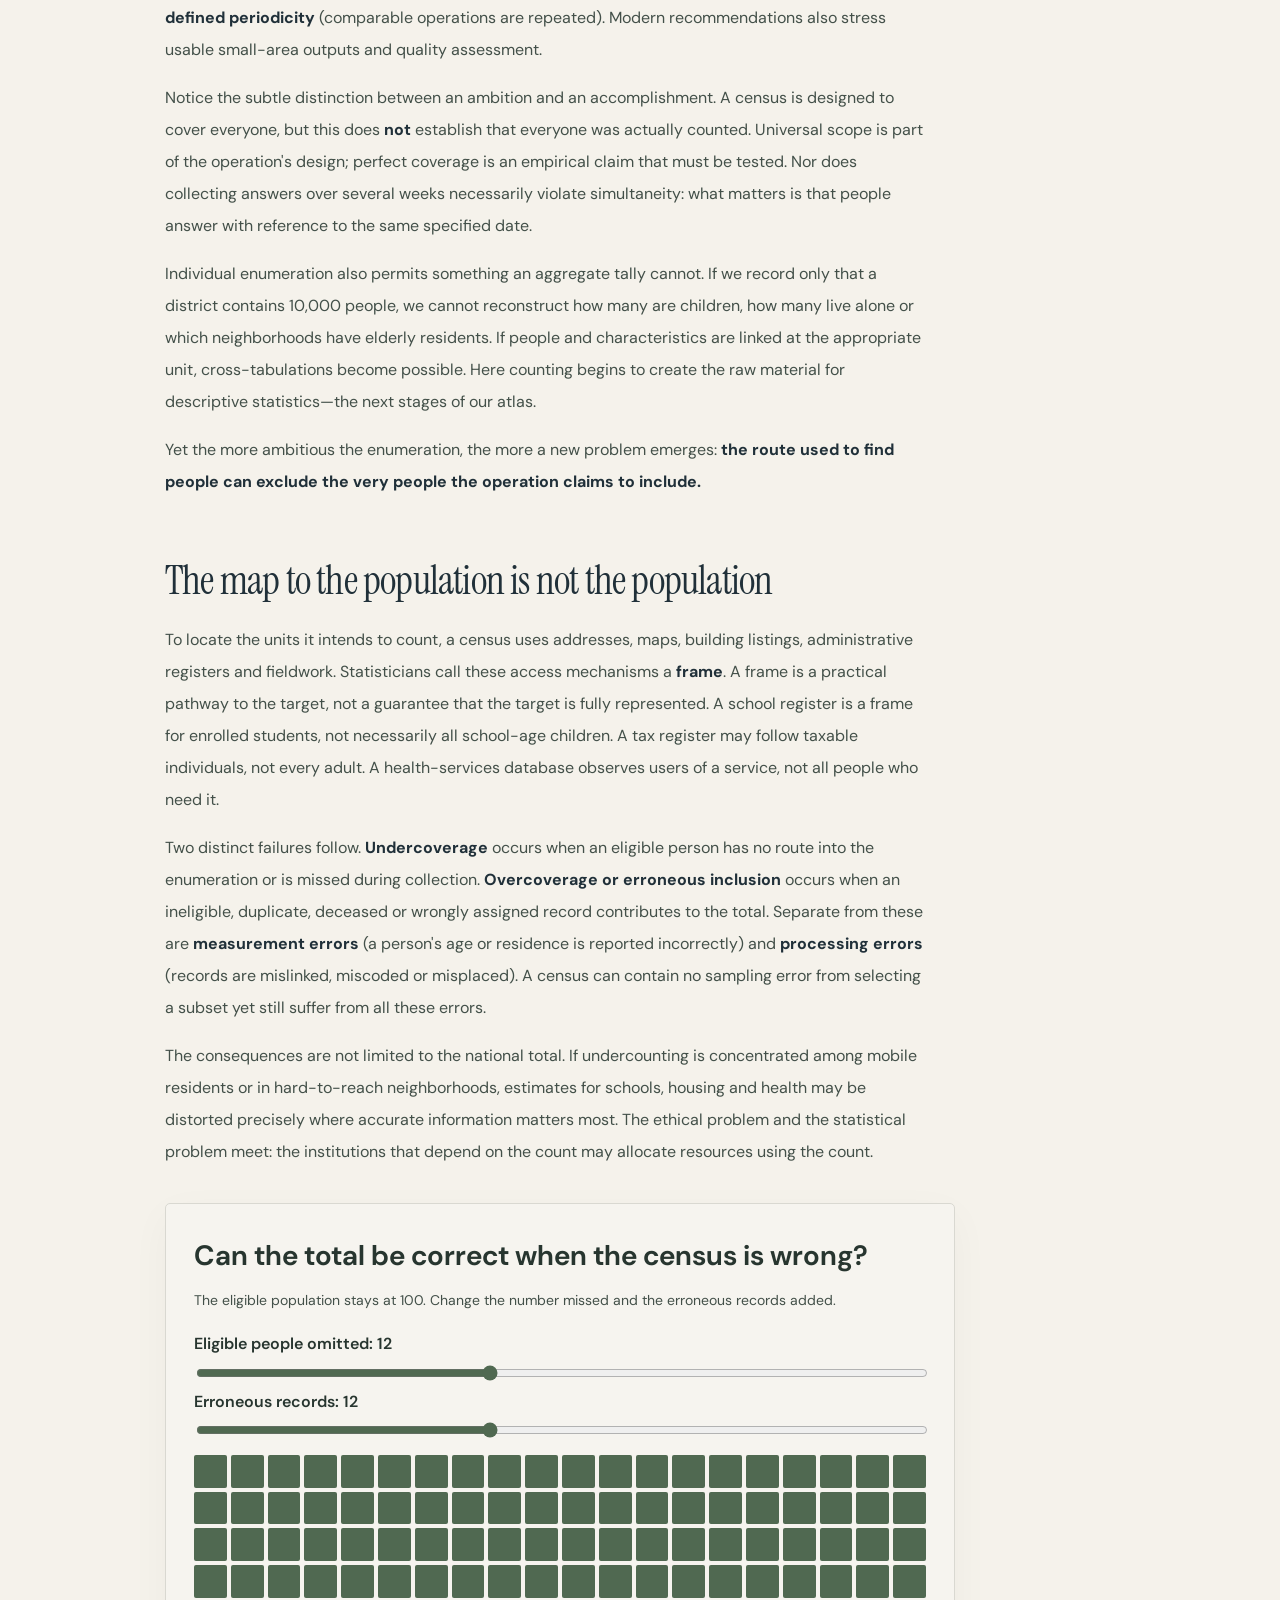
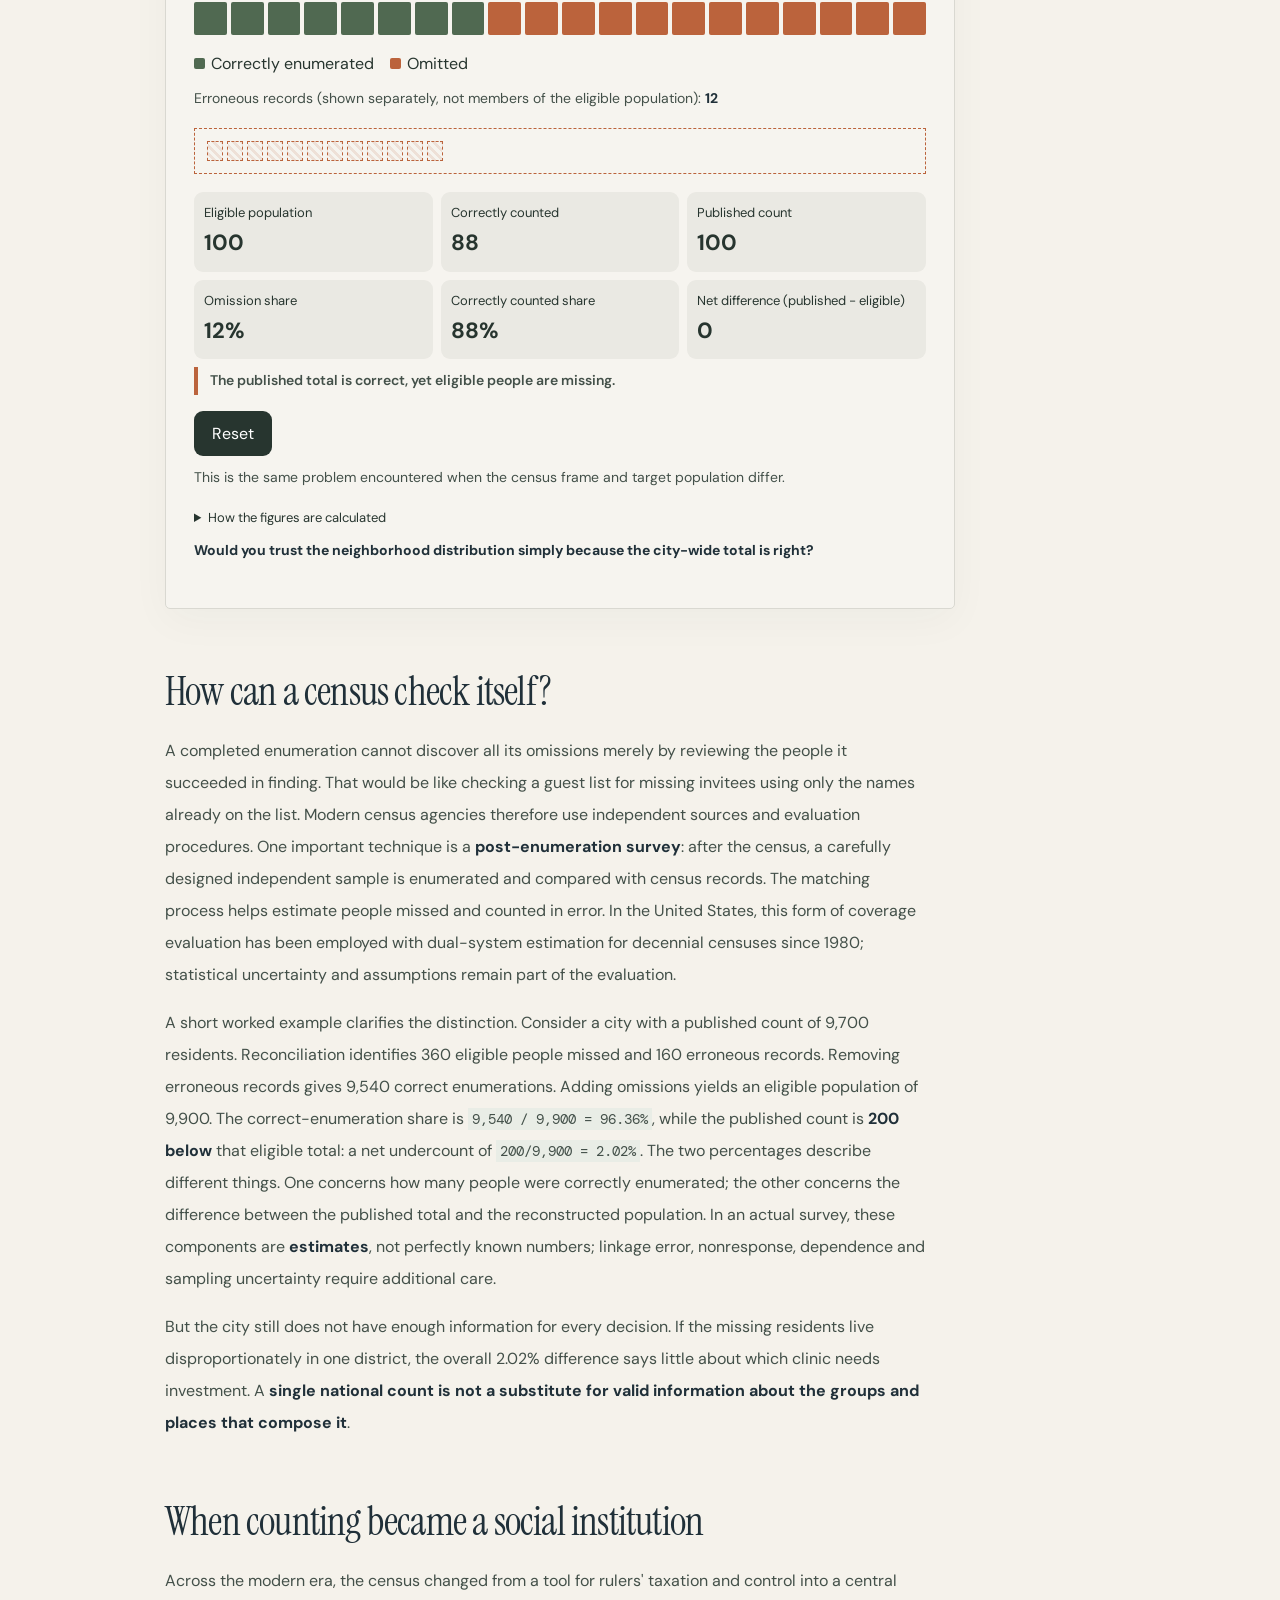
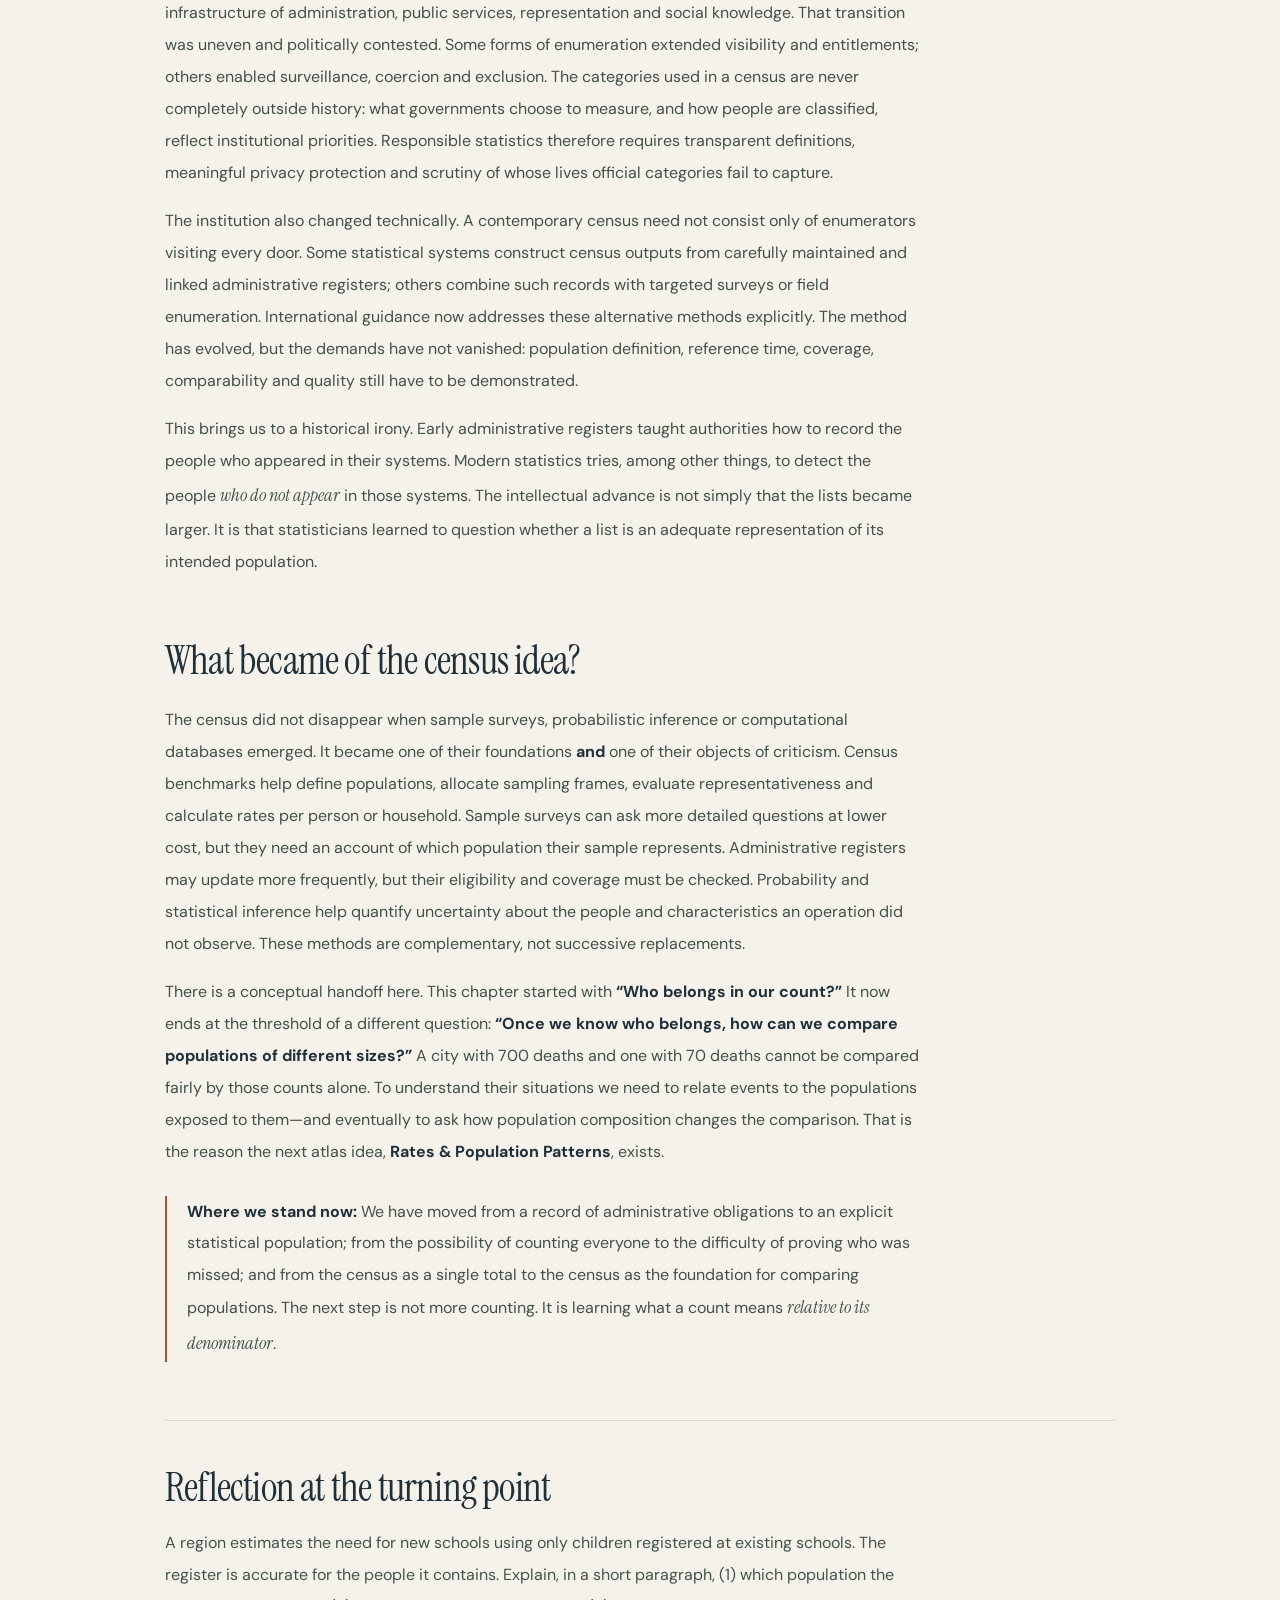
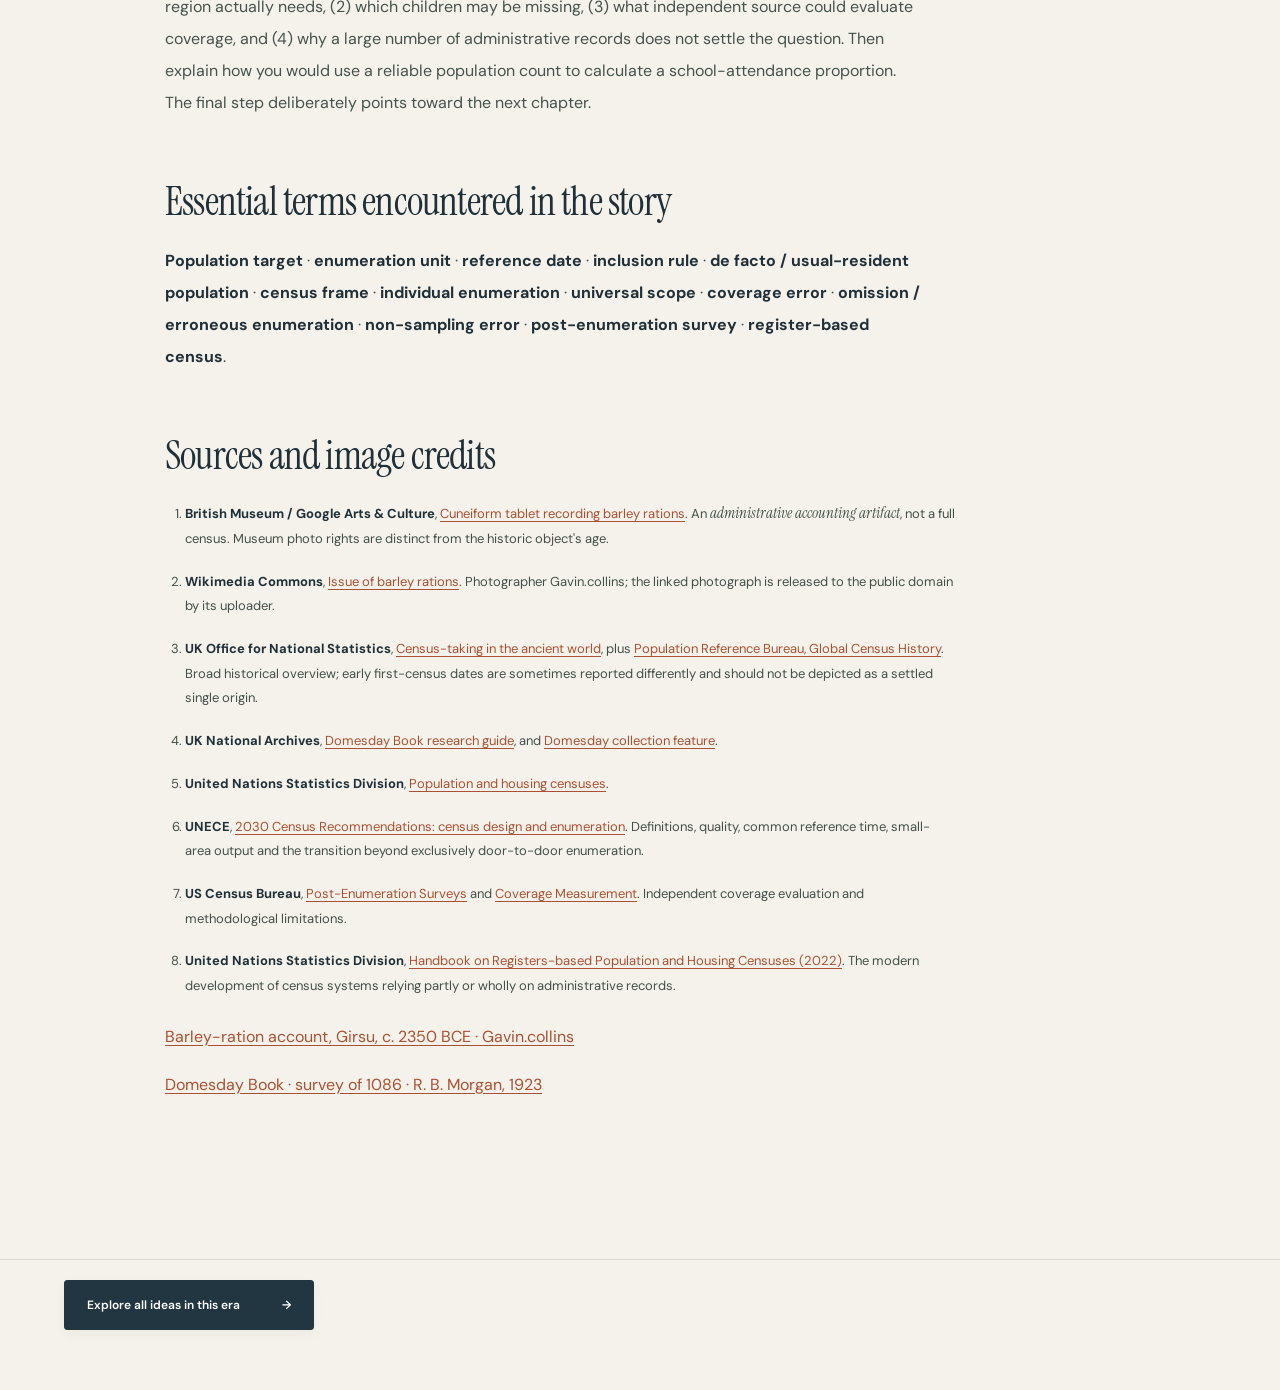
<file: lessons.html>
<!doctype html>
<html lang="en">
<head>
  <meta charset="utf-8" />
  <meta name="viewport" content="width=device-width, initial-scale=1" />
  <meta name="theme-color" content="#f6f4ef" />
  <meta name="description" content="In-depth interactive lessons for Statistics, Connected." />
  <title>Lesson · Statistics, Connected</title>
  <link rel="stylesheet" href="assets/css/main.css" />
  <link rel="stylesheet" href="assets/css/lessons.css" />
  <link rel="stylesheet" href="assets/css/labs/census.css" />
  <link rel="stylesheet" href="assets/css/chapters/census.css" />
  <link rel="stylesheet" href="assets/css/labs/rates.css" />
  <link rel="stylesheet" href="assets/css/chapters/rates.css" />
  <link rel="stylesheet" href="assets/css/labs/chance.css" />
  <link rel="stylesheet" href="assets/css/chapters/chance.css" />
  <link rel="stylesheet" href="assets/css/labs/points.css" />
  <link rel="stylesheet" href="assets/css/chapters/points.css" />
  <link rel="stylesheet" href="assets/css/era-scenes.css" />
  <link rel="stylesheet" href="assets/css/design-system.css" />
  <link rel="stylesheet" href="assets/css/lesson-navigation.css" />
  <script defer src="assets/js/data/atlas.js"></script>
  <script defer src="assets/js/data/lessons.js"></script>
  <script defer src="assets/js/data/lessons-fa.js"></script>
  <script defer src="assets/js/data/census.js"></script>
  <script defer src="assets/js/lessons/navigation.js"></script>
  <script defer src="assets/js/lessons/census.js"></script>
  <script defer src="assets/js/data/rates.js"></script>
  <script defer src="assets/js/labs/rates.js"></script>
  <script defer src="assets/js/lessons/rates.js"></script>
  <script defer src="assets/js/data/chance.js"></script>
  <script defer src="assets/js/labs/chance.js"></script>
  <script defer src="assets/js/lessons/chance.js"></script>
  <script defer src="assets/js/data/points.js"></script>
  <script defer src="assets/js/labs/points.js"></script>
  <script defer src="assets/js/lessons/points.js"></script>
  <script defer src="assets/js/lessons/index.js"></script>
  <script defer src="assets/js/labs/census.js"></script>
  <script defer src="assets/js/data/era-scenes.js"></script>
  <script defer src="assets/js/era-scenes.js"></script>
</head>
<body class="lesson-page">
  <a class="skip" href="#lesson">Skip to the lesson</a>
  <p class="project-note">This project was created using artificial intelligence.</p>
  <header class="topbar lesson-topbar"><a class="brand" href="index.html#atlas" aria-label="Back to Statistics, Connected"><span class="brand-mark">∴</span><span>STATISTICS<span class="brand-dot">.</span>CONNECTED</span></a><div class="lesson-nav"><button type="button" id="lessonLangSwitch" class="language-switch" role="switch" aria-checked="false" aria-label="Switch language to Persian" title="فارسی"><span class="language-switch-label language-en">EN</span><span class="language-switch-track"><span class="language-switch-knob"></span></span><span class="language-switch-label language-fa">فا</span></button><a class="plain-link" id="lessonBack" href="index.html#atlas">← Back to the atlas</a></div></header>
  <main id="lesson" tabindex="-1"></main>
  <noscript><p class="lesson-noscript">This lesson needs JavaScript to load its interactive visual.</p></noscript>
</body>
</html>
</file>
<file: assets/css/main.css>
@import url('https://fonts.googleapis.com/css2?family=Vazirmatn:wght@300;400;500;600;700;800&display=swap');
@import url('https://fonts.googleapis.com/css2?family=DM+Sans:wght@400;500;600;700&family=Instrument+Serif:ital@0;1&display=swap');
:root{--paper:#f6f4ef;--white:#fffdfa;--ink:#202b2a;--muted:#737b78;--line:#dddeda;--orange:#bb633c;--serif:'Instrument Serif',Georgia,serif;--sans:'DM Sans',Arial,sans-serif;--records:#a56e49;--chance:#7d77ab;--description:#598a87;--inference:#b45e55;--design:#6b8c5e;--models:#4a79a2;--computing:#b38d42;--causality:#9c6f91}
*{box-sizing:border-box}html{scroll-behavior:smooth;scroll-padding-top:84px}body{margin:0;background:var(--paper);color:var(--ink);font-family:var(--sans);-webkit-font-smoothing:antialiased}body.lock{overflow:hidden}a{color:inherit;text-decoration:none}button,input{font:inherit}button{cursor:pointer}button:focus-visible,a:focus-visible,input:focus-visible{outline:3px solid var(--orange);outline-offset:3px}.skip{position:absolute;left:-9999px;top:10px}.skip:focus{left:10px;z-index:100;background:white;padding:10px}.topbar{height:78px;border-bottom:1px solid var(--line);display:flex;align-items:center;justify-content:space-between;padding:0 5%;gap:24px}.brand{font-size:12px;font-weight:700;letter-spacing:.105em;display:flex;align-items:center;gap:12px;white-space:nowrap}.brand-mark{font-size:26px;letter-spacing:0;color:var(--orange);font-family:Georgia}.brand-dot{color:var(--orange)}.top-right{display:flex;gap:36px;align-items:center}.eyebrow,.definition-id,.detail-label,.detail-family,.atlas-stats span,.timeline-caption,.card-year,.card-family,.hero-graphic-caption,.footer,.key-types b,.detail-next span{font-size:10px;font-weight:700;letter-spacing:.13em}.plain-link{background:none;border:0;padding:0;color:var(--ink);font-size:12px;font-weight:600}.plain-link:hover{text-decoration:underline}.hero{min-height:610px;padding:90px 5% 82px;display:grid;grid-template-columns:1.12fr .88fr;align-items:center;gap:40px;max-width:1680px;margin:auto}.eyebrow{color:var(--orange);display:flex;align-items:center;gap:12px}.eyebrow.muted{color:var(--muted)}.pulse{width:7px;height:7px;border-radius:50%;background:var(--orange)}.eyebrow-divider{color:#c5c3bd}.hero h1{font-family:var(--serif);font-size:clamp(66px,6.7vw,113px);font-weight:400;letter-spacing:-.052em;line-height:.96;margin:31px 0 30px}.hero h1 em{color:var(--orange);font-weight:400}.hero-desc{font-size:16px;color:#69706d;line-height:1.85;max-width:570px}.hero-desc strong{color:#3e4945;font-weight:600}.hero-actions{display:flex;align-items:center;gap:26px;margin-top:34px;flex-wrap:wrap}.primary-button{border:1px solid var(--ink);background:var(--ink);color:#fff;padding:17px 23px;font-size:12px;font-weight:600;display:inline-flex;gap:32px;align-items:center;justify-content:space-between;transition:background .2s,transform .2s}.primary-button:hover{background:#41514d;transform:translateY(-2px)}.secondary-button{background:none;border:0;font-size:12px;font-weight:600;display:flex;gap:16px;padding:12px 0}.secondary-button:hover{color:var(--orange)}.hero-graphic{height:410px;position:relative;display:flex;align-items:center;justify-content:center}.graphic-grid{position:absolute;inset:25px 0;background-image:linear-gradient(to right,#c9cfc83f 1px,transparent 1px),linear-gradient(to bottom,#c9cfc83f 1px,transparent 1px);background-size:48px 48px;mask-image:linear-gradient(to right,transparent,#000 25%,#000 85%,transparent)}.hero-graphic svg{position:relative;width:100%;max-height:430px;overflow:visible}.graphic-lines path{fill:none;stroke-width:1.3;stroke:#adb2a6}.graphic-lines path:nth-child(2){stroke:var(--orange);stroke-width:1.9}.graphic-nodes circle{fill:var(--paper);stroke:#80938a;stroke-width:2.5}.graphic-nodes circle:nth-child(3n){stroke:var(--orange)}.graphic-labels text{font:700 11px var(--sans);letter-spacing:2px;fill:#8b948f}.hero-graphic-caption{position:absolute;bottom:0;left:0;right:0;display:flex;justify-content:space-between;color:#9ba19a}.definition{display:grid;grid-template-columns:28% 1fr;gap:30px;background:#eaece5;border-top:1px solid #e1e3dc;border-bottom:1px solid #dfe1db;padding:55px 5%}.definition-id{color:var(--orange);display:flex;gap:30px;padding-top:14px}.definition p{font-family:var(--serif);font-size:clamp(30px,3.4vw,55px);line-height:1.12;letter-spacing:-.025em;margin:0;max-width:870px}.definition p span{color:var(--orange);font-style:italic}.definition-sub{color:var(--muted);font-size:12px;margin-top:24px}.atlas{padding:110px 5% 90px;max-width:1680px;margin:auto}.atlas-heading{display:flex;justify-content:space-between;gap:30px;align-items:end;margin-bottom:52px}.atlas-heading h2{font-family:var(--serif);font-weight:400;letter-spacing:-.04em;font-size:clamp(50px,5vw,78px);margin:17px 0 8px}.heading-period{color:var(--orange)}.atlas-heading p{font-size:14px;color:var(--muted);margin:0}.atlas-stats{display:flex;gap:42px}.atlas-stats>div{display:flex;flex-direction:column;gap:8px}.atlas-stats strong{font-family:var(--serif);font-size:42px;font-weight:400;line-height:1}.atlas-stats span{color:#939990;white-space:nowrap}.legend{display:flex;flex-wrap:wrap;gap:8px;margin-bottom:28px}.legend-btn{padding:10px 13px;border:1px solid #d9dcd5;border-radius:2px;background:transparent;color:#6e7771;font-size:11px;display:flex;align-items:center;gap:8px;transition:all .15s}.legend-btn:hover,.legend-btn.active{background:var(--ink);color:white;border-color:var(--ink)}.toolbar{display:flex;justify-content:space-between;gap:15px;align-items:center;border-block:1px solid var(--line);padding:15px 0}.search-box{display:flex;align-items:center;gap:12px;max-width:560px;flex:1}.search-box>span{font-size:28px;color:var(--orange);line-height:1}.search-box input{background:transparent;border:0;outline:none;width:100%;font-size:13px;padding:8px 0;color:var(--ink)}.search-box input::placeholder{color:#9da49b}.search-box kbd{border:1px solid #cdd1ca;color:#a4a8a0;font:11px var(--sans);padding:3px 6px}.toolbar-right{display:flex;align-items:center;gap:15px;white-space:nowrap}.tool-button{background:transparent;border:1px solid #d8dbd4;padding:9px 12px;font-size:11px;color:#59635c}.tool-button:hover{border-color:var(--ink);color:var(--ink)}.result-label{font-size:11px;color:var(--muted)}.era-nav{display:flex;gap:3px;overflow:auto;scrollbar-width:thin;margin-top:30px;padding-bottom:5px}.era-nav a{flex:1;min-width:112px;padding:12px 11px;border-top:3px solid #d8dcd6;color:#818a82;font-size:11px;white-space:nowrap}.era-nav a:hover{border-top-color:var(--orange);color:var(--ink)}.timeline-caption{display:flex;justify-content:space-between;gap:20px;color:#949b92;padding:55px 0 21px;border-bottom:1px solid var(--line)}.timeline{position:relative}.era-grid{display:grid;grid-template-columns:repeat(3,minmax(0,1fr));gap:11px;align-items:stretch}.topic-card{position:relative;min-height:178px;text-align:left;border:1px solid #dee0da;background:#faf9f5;padding:19px 19px 18px;display:flex;flex-direction:column;align-items:stretch;transition:box-shadow .18s,border-color .18s,transform .18s,opacity .18s}.topic-card:hover{border-color:#abb1a6;box-shadow:0 9px 30px #26312a0b;transform:translateY(-3px)}.topic-card:focus-visible{z-index:2}.topic-card.is-linked{border-color:var(--orange);box-shadow:inset 0 0 0 1px #bb633c50}.card-header{display:flex;justify-content:space-between;gap:12px;align-items:start}.card-year{color:#8e958d;white-space:nowrap;font-variant-numeric:tabular-nums}.card-family{font-size:9px;letter-spacing:.075em;color:var(--family-color);text-transform:uppercase;text-align:right}.card-title{font:400 27px/1.04 var(--serif);letter-spacing:-.015em;margin:23px 0 9px}.card-description{font-size:11px;line-height:1.6;color:#7d867e;margin:0;flex:1}.card-bottom{margin-top:14px;display:flex;align-items:center;justify-content:space-between;color:#9ca29a;font-size:10px}.card-bottom .card-arrow{font-size:19px;line-height:1;color:var(--orange)}.topic-card:before{content:'';height:3px;background:var(--family-color);position:absolute;top:-1px;left:-1px;right:-1px;transform:scaleX(.16);transform-origin:left;transition:transform .2s}.topic-card:hover:before,.topic-card.is-linked:before{transform:scaleX(1)}.timeline.compact .topic-card{min-height:113px;padding:13px 15px}.timeline.compact .card-title{font-size:21px;margin:14px 0 6px}.timeline.compact .card-description{display:none}.timeline.compact .card-bottom{margin-top:5px}.timeline.compact .era-grid{grid-template-columns:repeat(4,minmax(0,1fr))}.no-results{text-align:center;padding:80px}.no-results h3{font:38px var(--serif);margin:0}.no-results p{color:var(--muted)}.reading-key{background:#eaece5;padding:68px 5%;display:grid;grid-template-columns:1fr 1.2fr;gap:60px;border-top:1px solid var(--line)}.reading-key h2{font:400 clamp(34px,3.7vw,56px)/1.08 var(--serif);letter-spacing:-.03em;margin:18px 0}.key-types{display:grid;gap:20px}.key-types>div{display:flex;gap:20px;align-items:center;border-bottom:1px solid #d9dcd4;padding-bottom:17px}.key-icon{height:36px;width:36px;display:grid;place-items:center;background:#fbfaf6;font:20px var(--serif);flex:none}.prerequisite{color:var(--models)}.alternative{color:var(--inference)}.complement{color:var(--design)}.key-types b{letter-spacing:.08em}.key-types p{font-size:12px;color:var(--muted);margin:6px 0 0}.footer{padding:28px 5%;display:flex;flex-wrap:wrap;justify-content:space-between;gap:20px;font-size:10px;color:#8a9288}.footer-faint{color:#a9afa6}.footer .plain-link{font-size:11px}.backdrop{position:fixed;inset:0;background:#14201cad;z-index:30;backdrop-filter:blur(3px)}.detail{position:fixed;right:0;top:0;bottom:0;z-index:31;width:min(520px,100%);background:var(--white);transform:translateX(102%);transition:transform .28s ease;visibility:hidden;box-shadow:-15px 0 80px #10181022}.detail.open{visibility:visible;transform:translateX(0)}.detail-scroll{height:100%;overflow:auto;padding:34px 42px 50px}.detail-top,.info-top{display:flex;align-items:center;justify-content:space-between}.detail-family{color:var(--orange)}.close-button{border:1px solid #dedfd9;background:transparent;font:30px/1 var(--serif);width:40px;height:40px;color:var(--ink)}.close-button:hover{background:var(--ink);color:white}.detail-year{font:15px var(--serif);color:#a2a99e;margin-top:55px}.detail h2,.info-modal h2{font:400 57px/1.01 var(--serif);letter-spacing:-.035em;margin:13px 0 15px}.detail-subtitle{font-size:14px;line-height:1.7;color:#767e76}.detail-line{border-top:1px solid var(--line);margin:30px 0}.detail-block{margin:30px 0}.detail-label{color:var(--orange);margin-bottom:13px}.detail-block p{color:#53615b;line-height:1.8;font-size:14px;margin:0}.detail-block .detail-question{font:italic 25px/1.25 var(--serif);color:var(--ink)}.term-list{display:flex;flex-wrap:wrap;gap:7px}.term-list span{background:#edf0e9;color:#5c675d;padding:8px 11px;font-size:11px}.relation-list{display:grid;gap:9px}.relation{width:100%;border:1px solid var(--line);background:transparent;text-align:left;padding:13px;display:grid;grid-template-columns:37px 1fr 21px;align-items:center;gap:12px}.relation:hover{border-color:var(--orange);background:#f9f7f1}.relation-symbol{display:grid;place-items:center;width:32px;height:32px;background:#ecede8;color:#4e6259;font:23px var(--serif)}.relation strong{font:18px var(--serif);display:block}.relation small{font-size:10px;color:#8a9389;display:block;margin-top:4px}.relation-arrow{color:var(--orange)}.detail-next{border-top:1px solid var(--line);padding-top:26px;margin-top:36px}.detail-next span{color:#9d9f98}.detail-next p{font-size:12px;color:#858c83;line-height:1.7}.detail-bottom{display:flex;gap:13px;align-items:center;margin-top:30px}.primary-button.small{padding:13px 16px;font-size:11px}.detail-bottom #copyStatus{font-size:11px;color:var(--muted)}.info-modal{position:fixed;z-index:32;top:50%;left:50%;transform:translate(-50%,-50%);width:min(620px,calc(100% - 30px));max-height:85vh;overflow:auto;background:var(--white);padding:32px 40px 44px;box-shadow:0 12px 70px #1018103d}.info-modal h2{font-size:47px}.info-modal p,.info-modal li{font-size:14px;line-height:1.8;color:#5d6960}.info-modal a{color:var(--orange);text-decoration:underline}.info-modal ul{padding-left:20px}.info-modal .info-note{border-top:1px solid var(--line);padding-top:19px;margin-top:23px;color:#8b938b;font-size:12px}
@media(max-width:1100px){.era-grid{grid-template-columns:repeat(2,minmax(0,1fr))}.timeline.compact .era-grid{grid-template-columns:repeat(3,minmax(0,1fr))}.atlas-stats{gap:20px}.hero{grid-template-columns:1fr .7fr}.hero h1{font-size:clamp(62px,6.5vw,86px)}}
@media(max-width:760px){.topbar{height:64px;padding:0 5%}.hero{padding:72px 5% 64px;display:block;min-height:0}.hero h1{font-size:clamp(57px,12vw,83px)}.hero-graphic{height:210px;margin-top:35px}.hero-graphic-caption{bottom:-7px}.definition{display:block;padding:36px 5%}.definition-id{margin-bottom:23px}.atlas{padding:65px 5%}.atlas-heading{display:block}.atlas-stats{margin-top:28px}.atlas-stats strong{font-size:33px}.toolbar{align-items:stretch;flex-direction:column}.toolbar-right{justify-content:space-between}.era-grid{grid-template-columns:repeat(2,minmax(0,1fr))}.timeline.compact .era-grid{grid-template-columns:repeat(2,minmax(0,1fr))}.topic-card{min-height:160px;padding:14px}.card-title{font-size:23px}.reading-key{display:block;padding:45px 5%}.key-types{margin-top:40px}.footer{line-height:1.8}.timeline-caption span:last-child{display:none}.detail-scroll{padding:25px}.detail h2{font-size:48px}}
@media(max-width:460px){.era-grid,.timeline.compact .era-grid{grid-template-columns:1fr}.topic-card{min-height:130px}.card-title{margin-top:14px}.hero-actions{gap:18px}.hero h1{font-size:54px}.atlas-stats{gap:17px}.atlas-stats span{font-size:8px}.legend-btn{font-size:10px;padding:8px}.detail h2{font-size:43px}.info-modal{padding:23px}.info-modal h2{font-size:40px}}
@media(prefers-reduced-motion:reduce){html{scroll-behavior:auto}*,*:before,*:after{transition:none!important;animation:none!important}}

/* Language switch: compact sliding on/off control, keyboard-accessible. */
.language-switch{display:inline-flex;align-items:center;gap:8px;border:0;background:transparent;padding:6px 0;color:var(--muted);white-space:nowrap;cursor:pointer;flex:none}
.language-switch-label{font:700 11px/1 var(--sans);letter-spacing:.02em;transition:color .2s}
.language-switch-track{display:block;position:relative;width:49px;height:26px;border-radius:50px;background:#d9ddd3;border:1px solid #b8bdb5;box-shadow:inset 0 1px 2px #00000012;transition:background .25s}
.language-switch-knob{position:absolute;top:3px;left:3px;width:18px;height:18px;border-radius:50%;background:var(--white);box-shadow:0 1px 4px #0003;transition:transform .25s;display:block}
.language-switch[aria-checked="true"] .language-switch-track{background:var(--orange);border-color:var(--orange)}
.language-switch[aria-checked="true"] .language-switch-knob{transform:translateX(23px)}
.language-switch[aria-checked="false"] .language-en,.language-switch[aria-checked="true"] .language-fa{color:var(--ink)}
.language-switch:hover .language-switch-track{box-shadow:0 0 0 3px #bb633c16}
.language-switch:focus-visible{outline:3px solid var(--orange);outline-offset:5px;border-radius:8px}

/* Persian typography and complete page mirroring. */
html[lang="fa"]{--serif:'Vazirmatn',Tahoma,sans-serif;--sans:'Vazirmatn',Tahoma,sans-serif}
html[lang="fa"] body{direction:rtl;text-align:right;font-family:var(--sans)}
html[lang="fa"] .brand{letter-spacing:0;font-weight:800;font-size:15px}
html[lang="fa"] .brand-mark{font-family:Georgia}html[lang="fa"] .eyebrow,html[lang="fa"] .definition-id,html[lang="fa"] .detail-label,html[lang="fa"] .detail-family,html[lang="fa"] .atlas-stats span,html[lang="fa"] .timeline-caption,html[lang="fa"] .card-year,html[lang="fa"] .card-family,html[lang="fa"] .hero-graphic-caption,html[lang="fa"] .footer,html[lang="fa"] .key-types b,html[lang="fa"] .detail-next span{letter-spacing:0}
html[lang="fa"] .hero h1{letter-spacing:-.045em;line-height:1.3;font-weight:500;font-size:clamp(50px,5.1vw,84px)}
html[lang="fa"] .hero h1 em{font-weight:400}
html[lang="fa"] .hero-desc,html[lang="fa"] .hero-copy{line-height:2}
html[lang="fa"] .definition p{letter-spacing:-.035em;line-height:1.65;font-size:clamp(25px,2.8vw,43px)}
html[lang="fa"] .atlas-heading h2,html[lang="fa"] .reading-key h2{letter-spacing:-.04em;line-height:1.45}
html[lang="fa"] .card-title{font-size:clamp(19px,1.6vw,25px);line-height:1.65;letter-spacing:-.025em}
html[lang="fa"] .card-description{line-height:1.9}
html[lang="fa"] .detail{right:auto;left:0;transform:translateX(-102%);box-shadow:15px 0 80px #10181022}
html[lang="fa"] .detail.open{transform:translateX(0)}
html[lang="fa"] .detail h2{font-size:37px;line-height:1.45;letter-spacing:0}
html[lang="fa"] .detail-year{font-size:14px}
html[lang="fa"] .detail-block p,html[lang="fa"] .info-modal p,html[lang="fa"] .info-modal li{line-height:2.1}
html[lang="fa"] .detail-question{line-height:1.8}
html[lang="fa"] .info-modal ul{padding-right:20px;padding-left:0}
html[lang="fa"] .search-box input{text-align:right}
html[lang="fa"] .language-switch{direction:ltr}
html[lang="fa"] .hero-graphic svg{direction:ltr}
html[lang="fa"] .hero-graphic .graphic-labels text{font:500 12px Vazirmatn,Tahoma,sans-serif;letter-spacing:0}
html[lang="fa"] .graphic-grid{direction:ltr}
html[lang="fa"] .skip{left:auto;right:-9999px}
html[lang="fa"] .skip:focus{right:10px}
@media(max-width:760px){html[lang="fa"] .hero h1{font-size:clamp(45px,8vw,72px)}html[lang="fa"] .top-right{gap:14px}}
@media(max-width:460px){.language-switch{gap:5px}.language-switch-track{width:42px;height:24px}.language-switch-knob{width:16px;height:16px}.language-switch[aria-checked="true"] .language-switch-knob{transform:translateX(18px)}html[lang="fa"] .hero h1{font-size:43px}.brand{font-size:10px}}

/* Tradition icons: a compact visual language shared by the legend, cards, and detail panel. */
.family-icon{display:inline-grid;place-items:center;width:18px;height:18px;flex:none;color:currentColor}.family-icon svg{width:100%;height:100%;fill:none;stroke:currentColor;stroke-width:1.7;stroke-linecap:round;stroke-linejoin:round}.legend-btn .family-icon{color:var(--c);width:16px;height:16px}.legend-btn.active .family-icon{color:#fff}.card-family{display:inline-flex;align-items:center;justify-content:center;width:26px;height:26px;border:1px solid color-mix(in srgb,var(--family-color) 38%,transparent);background:color-mix(in srgb,var(--family-color) 9%,transparent);color:var(--family-color);border-radius:50%;text-align:center}.card-family .family-icon{width:15px;height:15px}.detail-family{display:flex;align-items:center;gap:8px}.detail-family .family-icon{width:20px;height:20px}.detail-family .family-icon svg{stroke-width:1.8}html[lang="fa"] .detail-family{flex-direction:row}

/* Visual index for the historical-period jump strip. */
.era-nav{position:relative;padding-top:43px}.era-nav a.era-nav-item{position:relative;padding-top:12px}.era-nav-icon{position:absolute;left:50%;top:-37px;transform:translateX(-50%);width:29px;height:29px;display:grid;place-items:center;color:#87918a;font:400 25px/1 Georgia,serif}.era-nav-icon:before{display:block}.era-nav-item--origins{--era-nav-color:#a56e49}.era-nav-item--foundations{--era-nav-color:#7d77ab}.era-nav-item--enlightenment{--era-nav-color:#b38d42}.era-nav-item--society{--era-nav-color:#598a87}.era-nav-item--formal{--era-nav-color:#b45e55}.era-nav-item--midcentury{--era-nav-color:#4a79a2}.era-nav-item--computational{--era-nav-color:#b38d42}.era-nav-item--contemporary{--era-nav-color:#9c6f91}.era-nav-item .era-nav-icon{color:var(--era-nav-color)}.era-nav-item--origins .era-nav-icon:before{content:'⚄';font-size:27px}.era-nav-item--foundations .era-nav-icon:before{content:'✒';font-size:25px;transform:rotate(-20deg)}.era-nav-item--enlightenment .era-nav-icon:before{content:'⌖';font-size:29px}.era-nav-item--society .era-nav-icon:before{content:'⌘';font-size:27px}.era-nav-item--formal .era-nav-icon:before{content:'∑';font-size:29px}.era-nav-item--midcentury .era-nav-icon:before{content:'▦';font-size:26px}.era-nav-item--computational .era-nav-icon:before{content:'⌘';font-size:27px}.era-nav-item--contemporary .era-nav-icon:before{content:'⌬';font-size:28px}.era-nav-item:hover .era-nav-icon{transform:translateX(-50%) translateY(-2px);color:var(--orange)}.era-nav-item[aria-disabled="true"] .era-nav-icon{opacity:.3}@media(max-width:760px){.era-nav{padding-top:38px}.era-nav-icon{top:-34px;transform:translateX(-50%) scale(.9)}.era-nav-item:hover .era-nav-icon{transform:translateX(-50%) translateY(-2px) scale(.9)}}
</file>
<file: assets/css/era-scenes.css>
/* Shared artwork treatment. All source credits remain with authentic lesson assets. */
.scene-media{display:block;overflow:hidden}
.scene-media img{display:block;width:100%;height:100%;object-fit:cover}
.era-passage{position:relative;isolation:isolate;min-height:370px;display:flex;align-items:end;overflow:hidden;background:#233237;color:#fff}
.era-passage>.scene-media,.era-passage__shade{position:absolute;inset:0;z-index:-1}
.era-passage .scene-media img{object-position:50% 43%}
.era-passage__shade{background:linear-gradient(90deg,#122126ed,#122126a6 45%,#12212612 80%),linear-gradient(0deg,#12212690,transparent 65%)}
html[dir=rtl] .era-passage__shade{background:linear-gradient(270deg,#122126ed,#122126a6 45%,#12212612 80%),linear-gradient(0deg,#12212690,transparent 65%)}
.era-passage__copy{padding:44px 48px;width:min(70%,760px)}
.era-passage__meta{display:flex;flex-wrap:wrap;align-items:center;gap:18px;font:500 11px/1.8 var(--sans);letter-spacing:.1em;color:#eee7da}
.era-passage__meta bdi{letter-spacing:.02em;border-inline-start:1px solid #ffffff5c;padding-inline-start:18px}
.era-passage h3{font:400 clamp(40px,4.6vw,67px)/1.06 var(--serif);letter-spacing:-.025em;color:#fff;margin:22px 0 20px}
.era-passage__count{font:500 11px/1.8 var(--sans);color:#f2dfc8}
.era-passage__meta,.era-passage__count{color:#fff}
.era-passage__number{position:absolute;inset-inline-end:34px;bottom:24px;font:400 100px/.9 var(--serif);color:#fff4;letter-spacing:-.07em}
#enlightenment .era-passage .scene-media img{object-position:50% 85%}
#computational .era-passage .scene-media img{object-position:65% 65%}
.lesson-cover{position:absolute;inset-block:42px;inset-inline-end:5%;width:36%;margin:0;background:#e7e0d3;border:1px solid #d5cdbf;overflow:hidden}
.lesson-cover .scene-media{position:absolute;inset:0}
.lesson-cover .scene-media img{object-position:50% 43%}
.lesson-cover figcaption{position:absolute;bottom:0;inset-inline:0;background:linear-gradient(0deg,#14242af5,#14242a94);padding:24px 20px 15px;color:#fff;font:11px/1.85 var(--sans)}
html[lang=fa] .era-passage h3{font-size:clamp(30px,3.8vw,48px);line-height:1.55;letter-spacing:0}
html[lang=fa] .era-passage__meta{letter-spacing:0}
@media(max-width:900px){.era-passage{min-height:350px}.era-passage__copy{width:80%;padding:34px}.lesson-cover{position:relative;inset:auto;width:100%;aspect-ratio:16/9;margin:24px 0 30px}.lesson-cover .scene-media img{object-position:50% 42%}}
@media(max-width:620px){.era-passage{min-height:510px}.era-passage .scene-media img{object-position:50% 37%}.era-passage__copy{width:100%;padding:28px}.era-passage h3{font-size:42px;max-width:85%}.era-passage__number{font-size:76px;inset-inline-end:24px;bottom:24px}.era-passage__shade,html[dir=rtl] .era-passage__shade{background:linear-gradient(0deg,#122126fa,#122126ba 35%,#12212600 72%)}.era-passage__meta{gap:12px;font-size:10px}.era-passage__meta bdi{padding-inline-start:12px}.lesson-cover{aspect-ratio:5/4}.lesson-cover .scene-media img{object-position:50% 39%}html[lang=fa] .era-passage h3{font-size:32px;line-height:1.6}}
</file>
<file: assets/css/design-system.css>
/* Statistics, Connected — an editorial system for exploration and close reading. */
:root{--paper:#f5f2eb;--white:#fffdf8;--ink:#203039;--muted:#626e70;--line:#dcd8ce;--orange:#a95132;--radius:6px;--shadow:0 18px 50px #172d3710}
html{scroll-padding-top:180px}body{background:var(--paper);color:var(--ink)}a,button,input,select,summary{-webkit-tap-highlight-color:transparent}a:focus-visible,button:focus-visible,input:focus-visible,summary:focus-visible,select:focus-visible{outline:3px solid #a95132;outline-offset:5px}button{touch-action:manipulation}.project-note{background:#eae5da;color:#4f5b5e;text-align:center;margin:0;padding:8px 20px;font:11px/1.6 var(--sans);letter-spacing:.015em;border-bottom:1px solid #ded8ca}.topbar{position:sticky;top:0;z-index:20;height:76px;background:#f5f2ebf2;backdrop-filter:blur(18px);border-bottom:1px solid #dcd8ce;padding:0 max(5%,calc((100vw - 1480px)/2));gap:24px}.brand{color:var(--ink);letter-spacing:.13em;font-size:11px}.brand-mark{font-size:30px;color:var(--orange)}.top-right{gap:28px}.header-atlas-link{font-size:12px;font-weight:600}.topbar .plain-link{font-size:11px;color:#536167}.language-switch-track{background:#e0dfd7;border-color:#cbcbbf;box-shadow:none}.language-switch[aria-checked=true] .language-switch-track{background:#354c56;border-color:#354c56}.language-switch-knob{box-shadow:0 2px 4px #172d3720}.hero{background:#1a2d36;position:relative;isolation:isolate;max-width:none;min-height:660px;padding:90px max(5%,calc((100vw - 1380px)/2)) 92px;gap:45px;grid-template-columns:1.25fr .75fr;color:#faf6ec;overflow:hidden}.hero:before{content:'';position:absolute;inset:0;z-index:-1;background:radial-gradient(ellipse at 90% 30%,#59757644,transparent 55%),linear-gradient(135deg,#ffffff03 25%,transparent 25%) 0 0/5px 5px}.hero .eyebrow{font-size:10px;letter-spacing:.18em;color:#dbc09c;line-height:1.9}.hero .pulse{background:#d0a273}.hero .eyebrow-divider{color:#7d9296}.hero h1{font-size:clamp(70px,7.8vw,119px);line-height:.98;font-weight:400;letter-spacing:-.045em;max-width:900px;margin:30px 0}.hero h1 em{color:#d8b88c}.hero-desc{max-width:620px;color:#c8d2d0;font-size:15px;line-height:1.95}.hero-desc strong{color:#fff7e9;font-weight:500}.hero-actions{margin-top:30px;gap:24px}.primary-button{border-radius:3px;background:#213640;border-color:#213640;padding:16px 22px;font-size:12px;box-shadow:0 4px 12px #192d360b;transition:background .2s,transform .2s}.hero-actions .primary-button{background:#f1e5cf;border-color:#f1e5cf;color:#1e343f}.hero-actions .primary-button:hover{background:#fff9ed;transform:translateY(-2px)}.hero-actions .secondary-button{color:#e1ddd0;font-size:12px}.hero-graphic{height:390px;opacity:.9;transform:rotate(-5deg)}.graphic-grid{background-image:linear-gradient(to right,#a7b6ae18 1px,transparent 1px),linear-gradient(to bottom,#a7b6ae18 1px,transparent 1px);background-size:35px 35px;inset:-40px -15px}.hero-graphic .graphic-lines path{stroke:#d4b88d;stroke-width:1.4;opacity:.85}.hero-graphic .graphic-lines path:nth-child(2){stroke:#8cb0ad}.hero-graphic .graphic-lines path:nth-child(3){stroke:#6e8d9e}.hero-graphic .graphic-nodes circle{fill:#1a2d36;stroke:#e2c596;stroke-width:2}.hero-graphic .graphic-labels text{fill:#c4d0cc;font-size:10px}.hero-graphic-caption{bottom:5px;color:#8fa6aa;font-size:9px;letter-spacing:.12em;transform:rotate(5deg)}.definition{max-width:1480px;margin:auto;padding:44px 5%;border-bottom:1px solid var(--line);grid-template-columns:220px 1fr;gap:40px;background:transparent}.definition-id{font-size:10px;line-height:1.9;color:var(--orange)}.definition p{font-size:clamp(25px,2.6vw,38px);line-height:1.3;max-width:960px;margin:0 0 10px}.definition p span{color:var(--ink);border-bottom:1px solid #b46a474d}.definition-sub{font-size:12px;color:var(--muted);line-height:1.8}.atlas{max-width:1480px;margin:auto;padding:70px 5% 80px}.atlas-heading{align-items:end;margin-bottom:32px;gap:30px}.atlas-heading .eyebrow{font-size:10px;color:var(--orange)}.atlas-heading h2{font-size:clamp(40px,4.5vw,64px);line-height:1.03;letter-spacing:-.025em;margin:16px 0}.atlas-heading>div>p{font-size:14px;line-height:1.85;color:var(--muted);max-width:560px}.atlas-stats{gap:28px}.atlas-stats strong{font:400 38px/1 var(--serif);color:#31454e}.atlas-stats span{font-size:9px;letter-spacing:.12em;color:var(--muted)}.legend{gap:7px;display:flex;flex-wrap:wrap;margin:28px 0 20px}.legend-btn{border:1px solid #dedad0;border-radius:30px;background:transparent;color:#46565c;padding:9px 12px;font-size:11px;line-height:1.4;gap:7px}.legend-btn.active{background:#233a43;color:#fff;border-color:#233a43}.legend-btn:not(.active):hover{background:#e9e6dd}.legend-btn .family-icon{width:18px;height:18px}.legend-btn.active .family-icon{color:#fff}.toolbar{background:var(--paper);border-top:0;border-bottom:1px solid var(--line);padding:0 0 20px;gap:20px}.search-box{background:var(--white);border:1px solid #dedad0;min-height:52px;border-radius:4px;padding-inline:17px;max-width:none;flex:1}.search-box input{font-size:13px;color:var(--ink);min-width:0}.search-box input::placeholder{color:#7a8585}.search-box>span{color:var(--orange);font-size:25px}.search-box kbd{border:1px solid #e0ddd5;font-size:10px;border-radius:3px;background:#f5f2eb;color:#8b9390}.toolbar-right{gap:10px}.tool-button{background:transparent;border:1px solid #d4d1c7;border-radius:4px;padding:12px 14px;font-size:11px;color:#40535d}.tool-button:hover{background:#e9e6dd}.result-label{font-size:10px;color:#66757c}.era-nav{display:grid;grid-template-columns:repeat(8,minmax(0,1fr));gap:0;padding:0!important;margin:0 0 28px;border-bottom:1px solid var(--line);position:sticky;top:75px;background:#f5f2ebf5;backdrop-filter:blur(16px);z-index:8;overflow:visible}.era-nav a.era-nav-item{position:relative;display:flex;align-items:start;gap:9px;padding:18px 9px!important;border:0;border-bottom:2px solid transparent;min-width:0;font-size:10px;line-height:1.5;transition:background .2s}.era-nav .era-nav-icon{position:static;inset:auto;width:18px;min-width:18px;height:20px;transform:none!important;font-size:18px;opacity:.65}.era-nav .era-nav-icon:before{font-size:20px}.era-nav-period{display:block;min-width:0}.era-nav-period b{display:block;font-weight:500;font-size:10px;line-height:1.6}.era-nav-period small{display:block;color:#728083;font-size:8px;line-height:1.8;margin-top:5px;direction:ltr;unicode-bidi:isolate}.era-nav a:hover{background:#eae6dc}.era-nav a[aria-current=location]{border-bottom-color:var(--orange);background:#eae6dc}.era-nav a[aria-disabled=true]{opacity:.35;pointer-events:none}.timeline-caption{border:0;padding:10px 0 22px;color:#7c8788;font-size:9px;letter-spacing:.09em}.timeline .era.era-chapter{display:block;overflow:visible;background:none!important;filter:none!important;margin:0 0 66px;padding:0;border:0;scroll-margin-top:175px}.timeline .era.era-chapter:before,.timeline .era.era-chapter:after{display:none}.timeline .era.era-chapter>*{position:relative}.era-content{padding:26px 0 0}.era-introduction{display:flex;justify-content:space-between;gap:35px;align-items:start;margin-bottom:25px}.era-introduction>p{font:14px/1.9 var(--sans);color:#56666c;max-width:650px;margin:0}.era-introduction>span{font:600 9px/1.8 var(--sans);letter-spacing:.12em;color:#8b6b53;white-space:nowrap;padding-top:5px}.era-grid{display:grid;grid-template-columns:repeat(3,minmax(0,1fr));gap:16px}.timeline .topic-card{min-height:230px;position:relative;border:1px solid #dfdcd2;border-top:2px solid color-mix(in srgb,var(--family-color),#eee 45%);border-radius:3px;background:var(--white);padding:23px;box-shadow:0 2px 4px #20303902;transition:transform .22s,box-shadow .22s,border-color .22s;text-align:start}.timeline .topic-card:hover{background:#fffefb;transform:translateY(-4px);box-shadow:var(--shadow);border-color:#a9b2ae}.card-year{font:500 10px/1.6 var(--sans);color:#718084;letter-spacing:.03em}.card-family{opacity:1}.card-family .family-icon{width:23px;height:23px;color:var(--family-color)}.card-title{font:400 31px/1.12 var(--serif);letter-spacing:-.015em;color:var(--ink);margin:22px 0 12px}.card-description{font:12px/1.8 var(--sans);color:#647075;max-width:280px}.card-bottom{font:500 9px/1.8 var(--sans);letter-spacing:.015em;border-top:0;margin-top:auto;padding-top:26px;color:#829093;display:flex;gap:10px;align-items:center}.card-lesson{color:#8b5139;letter-spacing:.06em;font-size:8px;border:1px solid #caaa8c88;border-radius:2px;padding:2px 5px}.card-arrow{margin-inline-start:auto;font-size:19px;color:#465e68}.topic-card.is-linked{background:#f3eddf;border-color:#b58e66;box-shadow:0 0 0 1px #b58e6640}.timeline.compact .era-grid{grid-template-columns:repeat(4,minmax(0,1fr))}.timeline.compact .topic-card{min-height:175px;padding:19px}.timeline.compact .card-title{font-size:25px;margin:16px 0 10px}.timeline.compact .card-description{display:none}.timeline.compact .card-bottom{padding-top:20px}.reading-key{background:#eae7dd;border-top:1px solid var(--line);max-width:none;padding:65px max(5%,calc((100vw - 1380px)/2));gap:80px}.reading-key h2{font-size:45px;line-height:1.12;letter-spacing:-.02em}.key-types b{font-size:10px;color:#3c515b}.key-types p{font-size:12px;line-height:1.9;color:#657178}.key-icon{background:#f8f4e9;border-radius:50%;width:40px;height:40px}.footer{background:#1a2d36;color:#e1ddcf;padding:34px 5%;border:0;gap:24px;font-size:9px;letter-spacing:.08em}.footer-faint,.footer>span:nth-child(2){color:#a5b3b3}.footer .plain-link{color:#e3caa7;font-size:10px}.backdrop{background:#11252d80;backdrop-filter:blur(4px)}.detail{width:min(650px,100%);background:var(--paper);box-shadow:-25px 0 90px #10242c28;border-inline-start:1px solid #e5e0d3}.detail-scroll{padding:36px 40px 48px}.detail h2{font-size:clamp(42px,4vw,58px);line-height:1.08;letter-spacing:-.025em;max-width:520px}.detail-subtitle{font-size:15px;line-height:1.85;color:var(--muted)}.detail-year{font-size:10px;letter-spacing:.08em;color:#8b6b53;margin-top:28px}.detail-line{background:var(--line);margin:26px 0}.detail-label{font-size:9px;letter-spacing:.11em;color:#8e6d55;margin-bottom:12px}.detail-block p{font-size:14px;line-height:1.95;color:#465b64}.detail-family{font-size:10px;letter-spacing:.08em}.detail-question{font-family:var(--serif);font-size:27px!important;line-height:1.4!important;color:var(--ink)!important}.term-list span{background:#e9e7de;border-radius:3px;border:1px solid #ddd8ca;padding:7px 10px;font-size:11px;color:#506168}.relation{border-color:#ddd8ce;padding:14px 0}.relation strong{font:400 22px/1.3 var(--serif)}.relation small{font-size:10px;line-height:1.9;color:#748284}.close-button{width:34px;height:34px;min-width:34px;border:1px solid #d1d2c7;border-radius:50%;font-size:25px;color:var(--ink);display:grid;place-items:center;background:transparent}.close-button:hover{background:#e8e1d4}.detail-next{display:none}.detail-lesson-link{width:100%;justify-content:space-between;padding:17px 20px;border-radius:3px;background:#203943;color:#fff}.detail-lesson-link span{color:#e0bc8c}.info-modal{background:var(--paper);max-width:660px;border:1px solid #d8d0c1;border-radius:5px;box-shadow:0 35px 120px #10242c35}.info-modal h2{font-size:42px;line-height:1.1}.info-modal p,.info-modal li{line-height:1.95;font-size:14px}.lesson-page{background:var(--paper)}.lesson-topbar{background:#f5f2ebf5}.lesson-hero{position:relative;max-width:1280px;padding:50px 47% 45px 5%;min-height:650px;border-bottom:1px solid var(--line)}html[dir=rtl] .lesson-hero{padding:50px 5% 45px 47%}.lesson-hero h1,.census-hero h1,.rates-hero h1,.chance-hero h1{font-size:clamp(38px,4vw,58px);line-height:1.07;letter-spacing:-.025em;margin:25px 0;max-width:680px}.lesson-hero-grid{display:block}.lesson-hero .lesson-aside{display:none}.lesson-meta{font-size:9px;line-height:1.9;letter-spacing:.1em;color:#99613e}.lesson-dek{font-size:14px;line-height:1.95;color:#5c6d73}.lesson-facts{flex-wrap:wrap;gap:20px;margin-top:26px}.lesson-facts b,.census-hero .lesson-facts b,.rates-hero .lesson-facts b,.chance-hero .lesson-facts b{font-size:19px;line-height:1.5}.lesson-facts span{font-size:8px;line-height:1.8;letter-spacing:.06em}.chapter-progress{gap:13px;flex-wrap:wrap;font-size:9px;line-height:1.9;margin:18px 0 28px;padding-bottom:14px}.chapter-progress a{color:#7b8584}.chapter-progress [aria-current]{color:#965d3d;border-color:#a96b43}.rates-question p{font-size:15px;line-height:1.9}.chance-sequence{font-size:10px}.chance-discover{font-size:12px}.reading-tools{position:sticky;top:75px;z-index:9;display:flex;justify-content:space-between;align-items:center;gap:30px;max-width:1280px;margin:auto;padding:14px 5%;background:#f5f2ebf5;backdrop-filter:blur(16px);border-bottom:1px solid var(--line)}.lesson-contents{position:relative;font-size:12px}.lesson-contents summary{cursor:pointer;list-style:none;display:flex;gap:16px;align-items:center}.lesson-contents summary:after{content:'+';font-size:18px;color:var(--orange)}.lesson-contents[open] summary:after{content:'−'}.lesson-contents>ol{position:absolute;top:100%;inset-inline-start:0;background:var(--white);border:1px solid var(--line);border-radius:4px;box-shadow:var(--shadow);padding:12px;list-style:none;width:min(350px,80vw);max-height:60vh;overflow:auto;margin-top:16px}.lesson-contents li>button{background:none;border:0;text-align:start;font:12px/1.8 var(--sans);color:var(--ink);padding:10px;width:100%;border-radius:2px}.lesson-contents li>button:hover{background:#ece8dd}.reading-progress{display:flex;align-items:center;gap:15px;max-width:250px;flex:1}.reading-progress progress{display:block;appearance:none;border:0;height:3px;width:100%;background:#dedacf;border-radius:3px}.reading-progress progress::-webkit-progress-bar{background:#dedacf;border-radius:3px}.reading-progress progress::-webkit-progress-value{background:#9e6440;border-radius:3px}.reading-progress progress::-moz-progress-bar{background:#9e6440;border-radius:3px}.reading-progress__value{font:10px/1.8 var(--sans);color:#6d7a7e;min-width:35px;direction:ltr;unicode-bidi:isolate}.lesson-body{max-width:1280px;padding-top:48px}.lesson-copy,.rates-copy,.chance-copy,.census-copy{max-width:950px;margin-inline:auto}.lesson-copy>section>p,.rates-copy>section>p,.chance-copy>section>p{font-size:16px;line-height:2;max-width:760px}.lesson-copy h2,.rates-copy h2,.chance-copy h2,.census-copy h2{font-size:clamp(28px,3.2vw,40px);line-height:1.2;letter-spacing:-.02em;scroll-margin-top:155px;max-width:790px}.lesson-copy>section{margin-bottom:58px}.lesson-outcomes{border:1px solid var(--line);border-inline-start:2px solid #a96b43;background:#ece8dd;border-radius:3px}.lesson-footer{max-width:1280px;padding-top:20px;padding-bottom:60px;border-top:1px solid var(--line);gap:24px}.census-figure,.rates-source,.chance-source{border-radius:4px;overflow:hidden;box-shadow:0 10px 35px #23323b07;background:var(--white)}.census-figure img,.rates-source img,.chance-source img{background:#e9e3d7}.census-figure figcaption,.rates-source figcaption,.chance-source figcaption{padding:22px}.lesson-copy .census-figure h3,.lesson-copy .rates-source h3{font-size:24px;line-height:1.35}.rates-formula,.chance-formula,.census-formula{border:1px solid #d7d7c8;border-radius:3px;background:#eaece2}.lesson-copy .sc-lab,.lesson-copy .rates-lab,.lesson-copy .chance-lab{border-radius:5px;box-shadow:0 12px 42px #263a4409}.lesson-copy .sc-lab h3,.lesson-copy .rates-lab h3,.lesson-copy .chance-lab h3{letter-spacing:0}.lesson-copy details summary{cursor:pointer}html[lang=fa] .hero h1{font-size:clamp(44px,5.7vw,76px);line-height:1.5;letter-spacing:0;max-width:920px}html[lang=fa] .hero .eyebrow{letter-spacing:0}html[lang=fa] .hero-desc{line-height:2.15}html[lang=fa] .definition p{font-size:clamp(24px,2.5vw,32px);line-height:1.85}html[lang=fa] .card-lesson,html[lang=fa] .era-introduction>span{letter-spacing:0}html[lang=fa] .atlas-heading h2{font-size:clamp(34px,3.9vw,51px);line-height:1.7;letter-spacing:0}html[lang=fa] .card-title{font:500 23px/1.75 var(--sans);letter-spacing:0;margin:17px 0 10px}html[lang=fa] .card-description{font-size:12px;line-height:2}html[lang=fa] .timeline.compact .card-title{font-size:20px;line-height:1.8}html[lang=fa] .detail h2{font-size:39px;line-height:1.7;letter-spacing:0}html[lang=fa] .detail-question{font:500 22px/1.9 var(--sans)!important}html[lang=fa] .relation strong{font:500 17px/1.9 var(--sans)}html[lang=fa] .reading-key h2{font-size:32px;line-height:1.85;letter-spacing:0}html[lang=fa] .lesson-hero h1{font-size:clamp(29px,3.2vw,43px);line-height:1.65;letter-spacing:0}html[lang=fa] .lesson-copy h2{font-size:clamp(24px,2.8vw,34px);line-height:1.7;letter-spacing:0}html[lang=fa] .lesson-copy>section>p{line-height:2.15}html[lang=fa] .project-note{letter-spacing:0}html[lang=fa] .lesson-cover figcaption{line-height:1.9}html[lang=fa] .lesson-meta{letter-spacing:0}@media(min-width:1480px){.lesson-hero{padding-inline-end:47%}html[dir=rtl] .lesson-hero{padding-inline-start:47%;padding-inline-end:5%}}
@media(max-width:1100px){.hero{grid-template-columns:1.3fr .7fr;padding-block:75px;min-height:600px}.hero-graphic{height:310px}.hero h1{font-size:84px}.era-nav a.era-nav-item{padding:15px 6px!important;gap:5px}.era-nav .era-nav-icon{display:none}.atlas-stats{gap:20px}.card-title{font-size:28px}.timeline.compact .era-grid{grid-template-columns:repeat(3,minmax(0,1fr))}.topic-card .card-lesson{font-size:7px}.lesson-cover{width:37%}.lesson-hero{padding-inline-end:47%}.lesson-hero .chapter-progress{font-size:8px}.lesson-hero h1{font-size:44px}}
@media(max-width:900px){.hero{grid-template-columns:1fr}.hero-graphic{position:absolute;width:42%;height:330px;inset-inline-end:-8%;top:120px;opacity:.35;z-index:-1}.hero-copy{max-width:700px}.hero h1{font-size:clamp(67px,9vw,90px)}.hero-desc{max-width:570px}.definition{grid-template-columns:1fr;gap:20px}.era-grid{grid-template-columns:repeat(2,minmax(0,1fr))}.era-introduction>p{max-width:550px}.era-nav{display:flex;overflow-x:auto;scrollbar-width:thin;scrollbar-color:#b0b7ac transparent;gap:0}.era-nav a.era-nav-item{flex:0 0 125px;padding:14px 10px!important}.era-nav-period b{font-size:10px}.timeline.compact .era-grid{grid-template-columns:repeat(2,minmax(0,1fr))}.lesson-hero,html[dir=rtl] .lesson-hero{padding:35px 5% 40px;min-height:0}.lesson-hero h1{font-size:48px;max-width:760px}.lesson-hero .chapter-progress{font-size:10px}.lesson-hero .lesson-facts{gap:28px}.lesson-hero .lesson-dek{max-width:740px}.reading-tools{padding-block:12px}.lesson-copy>section>p{font-size:15px}.lesson-copy{max-width:100%}.detail{width:min(630px,96vw)}}
@media(max-width:620px){html{scroll-padding-top:150px}.project-note{font-size:10px;padding:7px 12px}.topbar{height:66px;padding:0 5%;gap:15px}.brand{font-size:9px;letter-spacing:.07em;gap:7px}.brand-mark{font-size:26px}.top-right{gap:13px}.header-atlas-link{display:none}.topbar #aboutBtn{font-size:10px;max-width:70px;text-align:start;line-height:1.5}.language-switch{gap:5px}.hero{padding:62px 5% 58px;min-height:0}.hero .eyebrow{font-size:8px;letter-spacing:.09em}.hero h1{font-size:64px;line-height:1.03;margin:27px 0}.hero-desc{font-size:13px;line-height:1.95;max-width:95%}.hero-graphic{width:85%;inset-inline-end:-35%;top:120px;opacity:.14;transform:none}.hero-graphic-caption{display:none}.hero-actions{gap:18px;margin-top:28px;align-items:center}.hero-actions .primary-button{font-size:11px;padding:14px 17px;gap:22px}.hero-actions .secondary-button{font-size:10px;padding:10px 0;gap:5px}.definition{padding:32px 5%}.definition-id{font-size:9px}.definition p{font-size:27px;line-height:1.4}.definition-sub{font-size:11px}.atlas{padding:45px 5% 42px}.atlas-heading{display:block;margin-bottom:24px}.atlas-heading h2{font-size:43px;margin:14px 0}.atlas-heading>div>p{font-size:12px}.atlas-stats{margin-top:25px;gap:27px}.atlas-stats strong{font-size:33px}.atlas-stats span{font-size:8px;letter-spacing:.06em}.legend{margin:25px 0 18px;gap:6px}.legend-btn{font-size:10px;padding:8px 10px;gap:5px}.legend-btn .family-icon{width:15px;height:15px}.toolbar{display:flex;flex-direction:column;gap:12px;padding-bottom:16px}.search-box{min-height:46px;width:100%;padding-inline:13px}.search-box input{font-size:12px}.toolbar-right{width:100%;justify-content:space-between;gap:8px}.tool-button{font-size:10px;padding:10px 11px}.result-label{font-size:9px}.era-nav{top:65px;margin-bottom:20px}.era-nav a.era-nav-item{flex-basis:112px;padding:12px 8px!important}.era-nav-period b{font-size:10px}.era-nav-period small{font-size:8px}.timeline-caption{font-size:8px;padding-bottom:17px;letter-spacing:.06em}.timeline .era.era-chapter{margin-bottom:45px;scroll-margin-top:145px}.era-content{padding-top:20px}.era-introduction{display:block;margin-bottom:20px}.era-introduction>p{font-size:13px;line-height:1.95}.era-introduction>span{display:block;margin-top:13px;font-size:8px}.era-grid,.timeline.compact .era-grid{grid-template-columns:1fr;gap:12px}.timeline .topic-card{min-height:212px;padding:21px}.card-title{font-size:31px;margin-top:18px}.card-description{font-size:12px;max-width:95%}.card-bottom{padding-top:20px;font-size:9px}.topic-card .card-lesson{font-size:8px}.timeline.compact .topic-card{min-height:145px;padding:18px}.timeline.compact .card-title{font-size:26px}.timeline.compact .card-bottom{padding-top:17px}.reading-key{padding:40px 5%;gap:30px}.reading-key h2{font-size:35px}.key-types{gap:22px;margin-top:28px}.key-types p{font-size:12px}.footer{display:flex;flex-direction:column;align-items:start;padding:30px 5%;gap:17px;font-size:9px;letter-spacing:.04em;line-height:1.9}.detail{width:100%;border:0}.detail-scroll{padding:27px 24px 40px}.detail h2{font-size:43px;margin-top:18px}.detail-subtitle{font-size:14px}.detail-block p{font-size:13px;line-height:1.95}.detail-question{font-size:25px!important}.detail-lesson-link{font-size:11px}.info-modal{width:calc(100% - 26px);padding:25px 23px 35px}.info-modal h2{font-size:36px;line-height:1.2}.info-modal p,.info-modal li{font-size:13px}.lesson-topbar{gap:10px}.lesson-nav{gap:13px}.lesson-topbar #lessonBack{font-size:10px;max-width:92px;line-height:1.6}.lesson-hero,html[dir=rtl] .lesson-hero{padding:28px 5% 35px}.lesson-hero h1,.census-hero h1,.rates-hero h1,.chance-hero h1{font-size:38px;line-height:1.13;margin:20px 0}.chapter-progress{font-size:9px!important;gap:9px;margin:16px 0 24px}.lesson-meta{font-size:8px;line-height:1.9}.lesson-dek{font-size:13px;line-height:1.95}.lesson-facts{gap:22px!important}.lesson-facts b{font-size:19px}.reading-tools{top:65px;padding:12px 5%;gap:20px}.lesson-contents{font-size:11px}.reading-progress{max-width:145px;gap:9px}.reading-progress__value{font-size:9px;min-width:28px}.lesson-body{padding-top:33px;padding-bottom:40px}.lesson-copy h2{font-size:29px;line-height:1.25}.lesson-copy>section{margin-bottom:43px}.lesson-copy>section>p{font-size:14px;line-height:1.95}.lesson-footer{padding-top:25px;padding-bottom:40px}.lesson-footer a{min-width:0;max-width:100%;font-size:11px}.lesson-copy .chance-lab,.lesson-copy .rates-lab{padding:16px}.census-figure figcaption,.rates-source figcaption,.chance-source figcaption{padding:19px}html[lang=fa] .hero h1{font-size:43px;line-height:1.65;max-width:100%}html[lang=fa] .hero .eyebrow{font-size:8px}html[lang=fa] .hero-desc{font-size:13px;line-height:2.2}html[lang=fa] .definition p{font-size:24px;line-height:1.9}html[lang=fa] .atlas-heading h2{font-size:33px;line-height:1.7}html[lang=fa] .card-title{font-size:23px;line-height:1.8}html[lang=fa] .timeline.compact .card-title{font-size:20px}html[lang=fa] .detail h2{font-size:32px;line-height:1.7}html[lang=fa] .detail-question{font-size:21px!important}html[lang=fa] .reading-key h2{font-size:28px}html[lang=fa] .lesson-hero h1{font-size:29px;line-height:1.75}html[lang=fa] .lesson-copy h2{font-size:25px;line-height:1.75}html[lang=fa] .lesson-copy>section>p{font-size:14px;line-height:2.15}}
@media(prefers-reduced-motion:reduce){html{scroll-behavior:auto}*,*:before,*:after{animation:none!important;transition:none!important}.topic-card:hover,.primary-button:hover{transform:none!important}}
@media(min-width:901px){.lesson-hero,html[dir=rtl] .lesson-hero{padding-inline-start:clamp(32px,5vw,64px);padding-inline-end:clamp(400px,44vw,600px);padding-block:50px 45px}}
.card-year{color:#566a72}.card-bottom{color:#5b6d74}.era-nav-period small{color:#596a70}.reading-progress__value,.relation small{color:#52666e}.timeline .topic-card .card-lesson{font-size:9px}
html{scroll-padding-top:0}.atlas,#lesson{scroll-margin-top:96px}
.timeline .topic-card:before{display:none}.language-switch{min-height:44px}.source-asset small,.census-figure small,.rates-source small,.chance-source small{color:#596a70}@media(max-width:620px){.search-box input{font-size:16px}}
.era-nav a.era-nav-item,.era-nav-period b{white-space:normal}.era-nav-period small{white-space:nowrap}@media(max-width:900px){.lesson-cover{width:100%;aspect-ratio:16/9}}@media(max-width:620px){.lesson-cover{aspect-ratio:4/5}.timeline .era.era-chapter{scroll-margin-top:160px}}
@media(max-width:620px){.era-passage__number{top:24px;bottom:auto;pointer-events:none}}
</file>
<file: assets/css/network.css>
/* A second reading of the atlas, using the same paper, ink and tradition palette. */
[hidden]{display:none!important}
.atlas-view-switch{display:flex;align-items:center;gap:6px;margin:24px 0 18px;border-bottom:1px solid var(--line);padding-bottom:18px;flex-wrap:wrap}.atlas-view-switch>button{display:inline-flex;align-items:center;justify-content:center;gap:10px;padding:12px 19px;border:1px solid transparent;background:transparent;color:var(--ink);font:500 13px var(--sans);min-height:46px;cursor:pointer;border-radius:3px}.atlas-view-switch>button[aria-pressed=true]{background:var(--ink);color:#fffdf8}.atlas-view-switch>button:not([aria-pressed=true]):hover{border-color:var(--line)}.atlas-view-switch>button>span[aria-hidden]{font-size:24px;line-height:1}.atlas-view-switch svg{width:20px;height:20px;fill:none;stroke:currentColor;stroke-width:1.3}.atlas-view-switch p{margin:0;margin-inline-start:auto;font:12px/1.8 var(--sans);color:#52666e}
.network{padding-top:12px}.network-intro{display:flex;justify-content:space-between;align-items:center;gap:20px;padding:28px 0 30px}.network-eyebrow{font:10px/1.8 var(--sans);letter-spacing:.12em;text-transform:uppercase;color:#8c4f36;margin:0 0 14px}.network-intro h3{font:400 clamp(32px,4vw,52px)/1.15 var(--serif);letter-spacing:-.035em;margin:0 0 18px}.network-intro>div>p:last-child{max-width:640px;font:14px/1.9 var(--sans);color:#52666e;margin:0}.network-emblem{font:90px/1 var(--serif);color:#9a664c;opacity:.6;padding-inline:25px}.network-toolbar{display:flex;gap:16px;justify-content:space-between;align-items:center;flex-wrap:wrap;border-top:1px solid var(--line);padding:15px 0}.network-modes,.network-types{display:flex;flex-wrap:wrap;gap:5px}.network-toolbar button{display:flex;align-items:center;justify-content:center;gap:8px;font:11px/1.7 var(--sans);padding:9px 11px;min-height:40px;color:var(--ink);border:1px solid transparent;background:transparent;cursor:pointer;border-radius:2px}.network-modes button[aria-pressed=true]{background:#e4e8df;border-color:#b6c1b5}.network-toolbar button:disabled{opacity:.45;cursor:default}.network-types button{border-color:var(--line)}.network-types button[aria-pressed=false]{text-decoration:line-through;color:#52666e;border-style:dashed}.network-line{display:inline-block;width:21px;height:0;border-top:1.5px solid currentColor}.network-line--contrasts{border-top-style:dashed}.network-line--complements{border-top-style:dotted;border-top-width:2px}.network-shell{display:grid;grid-template-columns:minmax(0,1fr) 310px;border:1px solid var(--line);background:#fbfaf6;min-width:0}.network-map-column{min-width:0}.network-picker{display:flex;gap:15px;align-items:center;flex-wrap:wrap;padding:16px 20px;border-bottom:1px solid var(--line);font:11px/1.8 var(--sans);color:#52666e}.network-picker select{min-width:0;max-width:100%;flex:1;min-height:42px;border:1px solid #c8cfc6;background:#fffdf9;padding:9px 12px;font:13px var(--sans);color:var(--ink);border-radius:2px}.network-stage{position:relative;height:650px;overflow:hidden;background-color:#f3f3eb;background-image:radial-gradient(#b8c1b05c .7px,transparent .7px);background-size:21px 21px}.network-svg{width:100%;height:100%;display:block;touch-action:none;cursor:grab;user-select:none;overflow:hidden;direction:ltr}.network-svg.is-dragging{cursor:grabbing}.network-cluster ellipse{opacity:.055}.network-cluster text{font:500 13px var(--sans);fill:#435952;letter-spacing:.025em}.network-edge{fill:none;stroke:#687e78;stroke-width:1.2;opacity:.3;vector-effect:non-scaling-stroke}.network-edge--contrasts{stroke:#8c513c;stroke-dasharray:7 5;opacity:.6}.network-edge--complements{stroke-dasharray:1 5;stroke-linecap:round;opacity:.45}.network-edge.is-direct{stroke:#405f55;stroke-width:1.8;opacity:.85}.network-svg marker path{fill:#405f55}.network-node{cursor:pointer;outline:none}.network-hit{fill:transparent;stroke:none}.network-dot{fill:var(--node-color);stroke:#f8f8ef;stroke-width:2}.network-node-ring{fill:none;stroke:var(--node-color);stroke-width:1;opacity:.3}.network-label{font:500 14px/1.5 var(--sans);fill:#233d35;stroke:#f3f3eb;stroke-width:5px;stroke-linejoin:round;paint-order:stroke;pointer-events:none;opacity:0;transition:opacity .15s}.network-node.is-labeled .network-label,.network-node:hover .network-label,.network-node:focus-visible .network-label,.network-svg.is-zoomed .network-label{opacity:1}.network-node:hover .network-dot,.network-node:focus-visible .network-dot{stroke:#243c35;stroke-width:3}.network-node:focus-visible .network-node-ring{stroke:#8c4f36;stroke-width:3;opacity:1}.network-node.is-selected .network-dot{fill:#243c35;stroke:#fffdf8;stroke-width:3}.network-node.is-selected .network-node-ring{stroke:#9e5a3b;stroke-width:2;opacity:1}.network-node.is-selected .network-label{font-weight:700;font-size:16px}.network-zoom{position:absolute;inset-inline-end:15px;top:16px;display:flex;gap:4px;padding:4px;background:#fffdf8;border:1px solid #c5cdc3;box-shadow:0 3px 10px #233b3210}.network-zoom button{display:grid;place-items:center;width:40px;height:40px;border:0;background:transparent;color:#243c35;font:23px var(--sans);cursor:pointer}.network-zoom button:hover{background:#e4e8df}.network-map-status{position:absolute;bottom:15px;inset-inline-start:16px;font:11px/1.8 var(--sans);color:#40564d;background:#fffdf8e8;border:1px solid #d8ddd0;padding:7px 12px;pointer-events:none;max-width:calc(100% - 32px)}.network-hint,.network-legend{font:10px/1.9 var(--sans);color:#52666e;padding:0 20px;margin:13px 0}.network-legend{margin-bottom:18px;max-width:650px}.network-inspector{min-width:0;border-inline-start:1px solid var(--line);padding:28px 24px;background:#fffdf8}.network-inspector h4{font:400 31px/1.25 var(--serif);letter-spacing:-.025em;margin:20px 0 15px;overflow-wrap:anywhere}.network-inspector>p{font:12px/1.9 var(--sans);color:#52666e}.network-inspector p.network-question{font:italic 21px/1.5 var(--serif);color:#263e35;border-inline-start:2px solid #a36445;padding-inline-start:15px;margin:25px 0}.network-inspector .network-eyebrow{font-size:9px;color:#8c4f36;letter-spacing:.08em}.network-selected-family{display:flex;gap:9px;align-items:center;font:11px/1.8 var(--sans);color:#435952}.network-selected-family .family-icon{color:var(--node-color);flex-shrink:0}.network-selected-meta{margin:20px 0 0!important;font-size:10px!important}.network-topic-actions{display:flex;flex-direction:column;align-items:flex-start;gap:14px;margin:24px 0 30px}.network-topic-actions button{border:0;cursor:pointer;font:12px var(--sans);padding:13px 17px;min-height:44px}.network-topic-actions>a{font:12px/1.8 var(--sans);color:#8c4f36;text-underline-offset:4px}.network-neighbor-header{display:flex;align-items:center;justify-content:space-between;border-block:1px solid var(--line);padding:15px 0;margin-top:25px}.network-neighbor-header h5{font:600 11px/1.8 var(--sans);margin:0}.network-neighbor-header>span{font:12px var(--sans);color:#52666e}.network-neighbors{max-height:390px;overflow:auto;overscroll-behavior:contain;scrollbar-width:thin}.network-neighbors button{display:flex;align-items:flex-start;text-align:start;gap:11px;background:transparent;width:100%;padding:15px 3px;border:0;border-bottom:1px solid #e1e5d9;cursor:pointer;color:#243c35}.network-neighbors button:hover{background:#f0f1e8}.network-neighbor-symbol{font:20px/1.4 var(--sans);color:#8c4f36;width:20px;flex-shrink:0}.network-neighbors b{display:block;font:500 13px/1.6 var(--sans)}.network-neighbors small{display:block;font:10px/1.8 var(--sans);margin-top:5px;color:#52666e}.network-neighbors>p,.network-filter-note{font:11px/1.9 var(--sans)}.network-reset{border:0;border-bottom:1px solid #b8c1b0;background:transparent;color:#8c4f36;font:11px/1.8 var(--sans);padding:10px 0;margin-top:24px;cursor:pointer}.network-seeds{margin-top:25px}.network-seeds button{display:flex;align-items:center;gap:12px;width:100%;text-align:start;background:transparent;border:0;border-top:1px solid var(--line);padding:20px 0;color:#263e35;font:400 18px/1.5 var(--serif);cursor:pointer}.network-seeds button>span:first-child{font:10px var(--sans);color:#8c4f36}.network-seeds button>span:last-child{margin-inline-start:auto;color:#8c4f36}.network-seeds button:hover{text-decoration:underline;text-underline-offset:4px}.network-note{font:11px/1.9 var(--sans);color:#52666e;max-width:850px;margin:20px 0 30px}.network-inspector-art{position:relative;height:180px;margin-top:20px;background:radial-gradient(ellipse at center,#dce4d650,transparent 70%)}.network-inspector-art span{position:absolute;width:17px;height:17px;border-radius:50%;border:1px solid #819c87;top:46%;left:46%;box-shadow:0 0 0 7px #819c871a}.network-inspector-art span:nth-child(2){top:15%;left:23%;width:9px;height:9px}.network-inspector-art span:nth-child(3){top:75%;left:20%;width:12px;height:12px}.network-inspector-art span:nth-child(4){top:22%;left:79%;width:11px;height:11px}.network-inspector-art span:nth-child(5){top:76%;left:76%;width:8px;height:8px}.network :focus-visible,.atlas-view-switch :focus-visible{outline:3px solid #8c4f36;outline-offset:4px}.network-node:focus-visible{outline:none}
html[lang=fa] .network-intro h3{font-family:var(--sans);font-size:clamp(28px,3.4vw,42px);line-height:1.8;letter-spacing:0}html[lang=fa] .network-eyebrow{letter-spacing:0}html[lang=fa] .network-inspector h4{font:500 25px/1.8 var(--sans);letter-spacing:0}html[lang=fa] .network-inspector p.network-question{font:400 17px/2 var(--sans)}html[lang=fa] .network-seeds button{font:400 15px/2 var(--sans)}html[lang=fa] .network-label{font-size:15px;letter-spacing:0}html[lang=fa] .network-cluster text{letter-spacing:0}
@media(min-width:1600px){.network-stage{height:780px}.network-shell{grid-template-columns:minmax(0,1fr) 350px}}
@media(max-width:1050px){.network-shell{grid-template-columns:minmax(0,1fr) 275px}.network-stage{height:580px}.network-inspector{padding:24px 20px}.network-types button{font-size:10px}.network-intro h3{font-size:38px}}
@media(max-width:760px){.network-shell{grid-template-columns:1fr}.network-stage{height:520px}.network-inspector{border-inline-start:0;border-top:1px solid var(--line);padding:25px}.network-inspector-art{display:none}.network-neighbors{max-height:300px}.network-toolbar{gap:12px}.network-toolbar>div{width:100%}.network-toolbar button{flex:1}.network-intro{padding:20px 0}.network-intro h3{font-size:34px}.network-intro>div>p:last-child{font-size:12px}.network-emblem{display:none}.atlas-view-switch p{width:100%;margin-inline-start:0;margin-top:8px;font-size:11px}.network-types button{gap:5px;padding:8px 6px}.network-line{width:14px}.network-picker{gap:8px;padding:12px;display:block}.network-picker select{display:block;width:100%;margin-top:6px}.network-hint,.network-legend{padding:0 13px;font-size:10px}.network-intro h3{letter-spacing:-.025em}.network-node .network-label{font-size:16px}.network-cluster text{font-size:16px}.network-inspector h4{font-size:29px}}
@media(prefers-reduced-motion:reduce){.network *{animation:none!important;transition:none!important}}
@media(max-width:760px){.network-stage{height:450px}.network-svg .network-label,html[lang=fa] .network-svg .network-label{font-size:30px}.network-svg .network-node.is-selected .network-label{font-size:33px}.network-cluster text{display:none}.network-svg[data-mode=all] .network-node.is-labeled:not(:hover):not(:focus-visible):not(.is-selected) .network-label{opacity:0}}
.network-cluster text{font-size:16px}.network-edge{stroke:#405f55;opacity:.72}.network-edge--contrasts{opacity:.85}.network-edge--complements{opacity:.72}.network-edge.is-direct{opacity:.95}.network-dot{stroke:#4b6258;stroke-width:1.4}
.network-svg.is-zoomed .network-node--indirect:not(:hover):not(:focus-visible) .network-label{opacity:0}
</file>
<file: assets/css/timeline-scenes.css>
/* Each era is one continuous image-and-color landscape. */
.timeline .era.era-chapter{background:var(--era-ground)!important;border-radius:8px;isolation:isolate;box-shadow:0 20px 65px #17252b0c;margin-bottom:48px;overflow:clip}
.timeline .era-passage--immersive{min-height:650px;background:var(--era-ground);align-items:flex-end;overflow:hidden;border-radius:8px 8px 0 0}
.timeline .era-passage--immersive>.scene-media{z-index:0;inset:0}
.timeline .era-passage--immersive .scene-media img{object-position:50% 50%;width:100%;height:100%;object-fit:cover}
.timeline .era-passage--immersive[data-preserve-frame] .scene-media img{object-fit:contain;object-position:50% 0}
.timeline .era-passage--immersive .era-passage__shade,.timeline:dir(rtl) .era-passage--immersive .era-passage__shade{z-index:1;background:linear-gradient(90deg,#0b1519c9,#0b151967 54%,#0b15191a),linear-gradient(0deg,#0b151969,transparent 85%)}
html[dir=rtl] .timeline .era-passage--immersive .era-passage__shade{background:linear-gradient(270deg,#0b1519c9,#0b151967 54%,#0b15191a),linear-gradient(0deg,#0b151969,transparent 85%)}
.timeline .era-passage__blend{position:absolute;inset:0;z-index:2;pointer-events:none;background:linear-gradient(to bottom,transparent 42%,color-mix(in srgb,var(--era-ground),transparent 90%) 55%,color-mix(in srgb,var(--era-ground),transparent 28%) 82%,var(--era-ground) 100%)}
.timeline .era-passage--immersive .era-passage__copy{position:relative;z-index:3;width:min(78%,920px);padding:125px 52px 215px;text-shadow:0 2px 20px #07121688}
.timeline .era-passage--immersive h3{font-size:clamp(48px,5.3vw,82px);line-height:1.04;max-width:780px;margin:24px 0;color:#fffdf7;text-wrap:balance}
.timeline .era-passage--immersive .era-passage__meta,.timeline .era-passage--immersive .era-passage__count{color:#fffdf7}
.timeline .era-passage--immersive .era-passage__meta{font-size:11px;letter-spacing:.13em}
.timeline .era-passage--immersive .era-passage__number{z-index:3;inset-inline-end:42px;bottom:180px;top:auto;font-size:140px;color:#ffffff29;pointer-events:none}
.timeline .era.era-chapter>.era-content{z-index:4;position:relative;margin-top:-120px;padding:0 38px 46px;background:transparent}
.timeline .era-introduction{align-items:center;gap:25px;max-width:100%;margin:0 0 26px;padding:0 12px}
.timeline .era-introduction>p{color:var(--era-ink);font-size:14px;line-height:1.9;max-width:710px}
.timeline .era-introduction>span{color:var(--era-muted);font-size:9px;letter-spacing:.1em}
.timeline .era-grid{gap:18px;align-items:stretch}
.timeline .topic-card{background:color-mix(in srgb,#fffcf5 95%,var(--era-ground));border:1px solid #ffffff59;border-top:2px solid var(--family-color);border-radius:6px;min-height:245px;padding:25px;box-shadow:0 12px 30px #0000001a,0 1px 0 #ffffff8c inset;transition:transform .2s,box-shadow .2s,background .2s}
.timeline .topic-card:nth-child(3n+2){transform:translateY(14px)}
.timeline .topic-card:hover,.timeline .topic-card:focus-visible{background:#fffef9;transform:translateY(-6px);box-shadow:0 22px 40px #00000030;border-color:#b6aa92;z-index:2}
.timeline .topic-card.is-linked{border-color:#9a673d;box-shadow:0 0 0 2px #d5b485,0 16px 35px #0002}
.timeline .card-title{text-wrap:balance;font-size:31px;line-height:1.14}
.timeline.compact .era.era-chapter>.era-content{padding-bottom:38px}
.timeline.compact .topic-card:nth-child(n){transform:none}
.timeline.compact .topic-card:hover{transform:translateY(-4px)}
html[lang=fa] .timeline .era-passage--immersive h3{font-size:clamp(35px,4.2vw,60px);line-height:1.65;letter-spacing:0}
html[lang=fa] .timeline .era-passage__meta,html[lang=fa] .timeline .era-introduction>span{letter-spacing:0}
html[lang=fa] .timeline .card-title{font-size:26px;line-height:1.8}
@media(min-width:1600px){.timeline .era-passage--immersive{min-height:760px}.timeline .era-passage--immersive .era-passage__copy{padding-top:170px;padding-bottom:240px}.timeline .era.era-chapter>.era-content{margin-top:-135px;padding-inline:48px}.timeline .era-passage--immersive .era-passage__number{bottom:205px}}
@media(max-width:1100px){.timeline .era-passage--immersive{min-height:620px}.timeline .era-passage--immersive .era-passage__copy{width:85%;padding:125px 35px 205px}.timeline .era.era-chapter>.era-content{padding-inline:25px}.timeline .topic-card{padding:22px}.timeline .era-passage--immersive .era-passage__number{font-size:100px;inset-inline-end:28px}}
@media(max-width:900px){.timeline .topic-card:nth-child(n){transform:none}.timeline .topic-card:nth-child(2n){transform:translateY(12px)}.timeline .topic-card:hover{transform:translateY(-5px)}.timeline .era-introduction{display:block}.timeline .era-introduction>span{display:block;margin-top:12px}.timeline .era.era-chapter>.era-content{margin-top:-135px}.timeline .era-passage--immersive .era-passage__copy{padding-bottom:240px}.timeline .era-passage--immersive .era-passage__number{bottom:210px}}
@media(max-width:620px){.timeline .era.era-chapter{margin-bottom:28px;border-radius:6px}.timeline .era-passage--immersive{min-height:590px;border-radius:6px 6px 0 0}.timeline .era-passage--immersive .era-passage__copy{width:100%;padding:170px 24px 205px}.timeline .era-passage--immersive h3{font-size:43px;max-width:100%;line-height:1.1;margin:19px 0 17px}.timeline .era-passage--immersive .era-passage__meta{font-size:9px;gap:10px}.timeline .era-passage--immersive .era-passage__meta bdi{padding-inline-start:10px}.timeline .era-passage--immersive .era-passage__number{top:24px;bottom:auto;font-size:90px;inset-inline-end:22px}.timeline .era.era-chapter>.era-content{margin-top:-125px;padding:0 16px 26px}.timeline .era-introduction{margin-bottom:20px;padding:0 6px}.timeline .era-introduction>p{font-size:12px;line-height:2}.timeline .era-introduction>span{font-size:8px;margin-top:12px}.timeline .era-grid{gap:14px}.timeline .topic-card:nth-child(n){transform:none;min-height:215px;padding:22px}.timeline .topic-card:hover{transform:translateY(-3px)}.timeline .card-title{font-size:29px}.timeline.compact .topic-card{min-height:145px;padding:18px}.timeline.compact .era.era-chapter>.era-content{padding-bottom:25px}html[lang=fa] .timeline .era-passage--immersive h3{font-size:34px;line-height:1.7}html[lang=fa] .timeline .card-title{font-size:23px;line-height:1.85}.timeline .era-passage--immersive[data-preserve-frame] .scene-media img{object-fit:contain;object-position:50% 0}.timeline .era-passage--immersive[data-preserve-frame] .era-passage__copy{padding-top:200px}}
@media(prefers-reduced-motion:reduce){.timeline .topic-card{transition:none}.timeline .topic-card:hover{transform:none}}
.timeline .era-passage--immersive .era-passage__meta{width:fit-content;padding:6px 10px;background:#0b171ddd;border:1px solid #ffffff26;border-radius:3px;backdrop-filter:blur(6px)}
.timeline .era-passage--immersive .era-passage__count{display:inline-block;padding:5px 9px;background:#0b171ddd;border:1px solid #ffffff26;border-radius:3px;backdrop-filter:blur(6px)}
.timeline .era-passage--immersive .era-passage__shade{background:linear-gradient(90deg,#09151ae6,#09151ac4 62%,#09151a1a),linear-gradient(0deg,#09151a69,transparent 85%)}
html[dir=rtl] .timeline .era-passage--immersive .era-passage__shade{background:linear-gradient(270deg,#09151ae6,#09151ac4 62%,#09151a1a),linear-gradient(0deg,#09151a69,transparent 85%)}
#timeline{max-width:1120px;margin-inline:auto;width:100%}
</file>
<file: assets/css/lessons.css>
@import url('https://fonts.googleapis.com/css2?family=DM+Mono:wght@400;500&display=swap');
.lesson-page{background:#f6f4ef}.lesson-topbar{position:sticky;top:0;z-index:10;background:#f6f4efcc;backdrop-filter:blur(12px)}.lesson-hero,.lesson-body,.lesson-footer{max-width:1180px;margin:auto;padding-left:5%;padding-right:5%}.lesson-hero{padding-top:72px;padding-bottom:64px;border-bottom:1px solid var(--line)}.lesson-meta{color:var(--orange);font:700 10px/1.4 var(--sans);letter-spacing:.14em}.lesson-hero-grid{display:grid;grid-template-columns:minmax(0,1.15fr) minmax(280px,.85fr);gap:54px;align-items:end}.lesson-hero h1{font:400 clamp(56px,7vw,102px)/.94 var(--serif);letter-spacing:-.05em;margin:24px 0}.lesson-dek{font-size:17px;line-height:1.75;color:#59635c;max-width:680px;margin:0}.lesson-facts{display:flex;gap:27px;padding-bottom:8px}.lesson-facts div{display:grid;gap:5px}.lesson-facts b{font:400 27px/1 var(--serif)}.lesson-facts span,.asset-label,.lesson-section-label{font-size:10px;font-weight:700;letter-spacing:.13em;color:#8c948b}.lesson-body{padding-top:55px;padding-bottom:100px}.lesson-outcomes{background:#e8ece4;border-left:3px solid var(--orange);padding:25px 29px;margin-bottom:70px}.lesson-outcomes h2{font:400 31px var(--serif);margin:0 0 15px}.lesson-outcomes ul{display:grid;grid-template-columns:repeat(3,1fr);gap:15px;margin:0;padding-left:19px;color:#526059;font-size:13px;line-height:1.6}.lesson-layout{display:grid;grid-template-columns:minmax(0,1fr) 300px;gap:75px}.lesson-copy>section{margin-bottom:63px}.lesson-copy h2{font:400 clamp(37px,4vw,54px)/1 var(--serif);letter-spacing:-.035em;margin:0 0 20px}.lesson-copy p{font-size:16px;line-height:1.85;color:#435049;max-width:720px}.lesson-copy strong{color:var(--ink)}.lesson-copy em{font-family:var(--serif);font-size:1.15em}.lesson-aside{display:grid;gap:25px;align-content:start}.source-asset{background:#fffdfa;border:1px solid #dce0d8;margin:0}.source-asset img{width:100%;max-height:330px;object-fit:cover;display:block;border-bottom:1px solid #dce0d8}.source-asset .asset-text{padding:18px 19px 20px}.asset-label{display:block;color:var(--orange);margin-bottom:8px}.source-asset h3{font:400 24px/1.05 var(--serif);margin:0 0 9px}.source-asset p{font-size:12px;line-height:1.65;color:#667067;margin:0 0 10px}.source-asset small{font-size:10px;line-height:1.5;color:#90978e;display:block}.source-asset a{text-decoration:underline;text-underline-offset:3px}.reflection{border-top:1px solid var(--line);padding-top:42px}.reflection h2{font:400 42px var(--serif);margin:0 0 13px}.reflection p{font:italic 25px/1.35 var(--serif);color:#44534c;max-width:820px}.lesson-footer{padding-bottom:60px}.lesson-footer a{display:inline-flex;justify-content:space-between;min-width:250px}.lesson-not-found{max-width:760px;margin:100px auto;padding:0 5%}.lesson-not-found h1{font:50px var(--serif)}.lesson-noscript{padding:40px}@media(max-width:850px){.lesson-hero-grid,.lesson-layout{grid-template-columns:1fr}.lesson-hero{padding-top:50px}.lesson-outcomes ul{grid-template-columns:1fr}.lesson-aside{grid-template-columns:repeat(2,minmax(0,1fr));order:-1}.source-asset img{max-height:250px}}@media(max-width:560px){.lesson-hero h1{font-size:55px}.lesson-body{padding-top:36px}.lesson-aside{grid-template-columns:1fr}}
.lesson-nav{display:flex;align-items:center;gap:23px}.lesson-nav .language-switch{display:inline-flex}html[lang="fa"] .lesson-hero h1,html[lang="fa"] .lesson-copy h2,html[lang="fa"] .lesson-outcomes h2,html[lang="fa"] .reflection h2{letter-spacing:0;line-height:1.45;font-weight:500}html[lang="fa"] .lesson-dek,html[lang="fa"] .lesson-copy p{line-height:2.05}html[lang="fa"] .lesson-meta,html[lang="fa"] .lesson-facts span,html[lang="fa"] .asset-label,html[lang="fa"] .lesson-section-label{letter-spacing:0}html[lang="fa"] .lesson-outcomes{border-left:0;border-right:3px solid var(--orange)}html[lang="fa"] .lesson-outcomes ul{padding-left:0;padding-right:19px}html[lang="fa"] .lesson-facts{justify-content:flex-start}html[lang="fa"] .lesson-nav{flex-direction:row}@media(max-width:560px){.lesson-nav{gap:12px}.lesson-nav .plain-link{font-size:11px}}.lesson-copy ol,.lesson-copy ul{max-width:720px;margin:0 0 22px;padding-left:24px;color:#435049;font-size:16px;line-height:1.8}.lesson-copy li+li{margin-top:7px}html[lang="fa"] .lesson-copy ol,html[lang="fa"] .lesson-copy ul{padding-left:0;padding-right:26px;line-height:2.05}.source-asset--text{border-top:3px solid #df8c60}



/* Compact idea-specific visual diagrams for the second era. */.foundation-sketch{background:#202b2a;color:#f7f5ef;padding:29px 34px;margin:0 0 63px}.foundation-sketch>span{color:#e7a784;font-size:10px;font-weight:700;letter-spacing:.13em}.foundation-sketch>p{font-size:13px;color:#c4cec6;margin:12px 0 0}.sketch-stage{height:130px;border:1px solid #40524d;background:#263432;position:relative;margin-top:18px;overflow:hidden}.sketch-stage i{position:absolute;display:block;background:#df8c60}.foundation-sketch--expectation .sketch-stage:before{content:'';position:absolute;left:15%;right:15%;top:62px;border-top:3px solid #d8e0d8;transform:rotate(-5deg)}.foundation-sketch--expectation .sketch-stage:after{content:'0 × .5     +     10 × .5     =     5';position:absolute;inset:45px 0 auto;text-align:center;font:500 14px 'DM Mono',monospace;color:#f3eee5}.foundation-sketch--mortality i,.foundation-sketch--binomial i{bottom:18px;width:10%;margin-left:4%;background:#df8c60}.foundation-sketch--mortality i:nth-child(1){left:2%;height:20%}.foundation-sketch--mortality i:nth-child(2){left:16%;height:40%}.foundation-sketch--mortality i:nth-child(3){left:30%;height:62%}.foundation-sketch--mortality i:nth-child(4){left:44%;height:48%}.foundation-sketch--mortality i:nth-child(5){left:58%;height:75%}.foundation-sketch--mortality i:nth-child(6){left:72%;height:90%}.foundation-sketch--survival .sketch-stage:before{content:'';position:absolute;inset:20px 10%;background:linear-gradient(90deg,#a9c7a4 0 18%,transparent 18% 20%,#a9c7a4 20% 35%,transparent 35% 37%,#a9c7a4 37% 50%,transparent 50% 52%,#a9c7a4 52% 63%,transparent 63% 65%,#a9c7a4 65% 74%,transparent 74% 76%,#a9c7a4 76% 82%,transparent 82%);clip-path:polygon(0 5%,18% 5%,18% 20%,35% 20%,35% 35%,50% 35%,50% 52%,63% 52%,63% 68%,74% 68%,74% 82%,82% 82%,82% 100%,0 100%)}.foundation-sketch--hypothesis i{width:14px;height:14px;border-radius:50%;top:56px}.foundation-sketch--hypothesis i:nth-child(1){left:18%}.foundation-sketch--hypothesis i:nth-child(2){left:30%}.foundation-sketch--hypothesis i:nth-child(3){left:42%}.foundation-sketch--hypothesis i:nth-child(4){left:54%}.foundation-sketch--hypothesis i:nth-child(5){left:66%}.foundation-sketch--hypothesis i:nth-child(6){left:78%;background:#d8e0d8}.foundation-sketch--lln .sketch-stage:before,.foundation-sketch--lln .sketch-stage:after{content:'';position:absolute;left:10%;right:10%;height:1px;background:#91a49a}.foundation-sketch--lln .sketch-stage:before{top:43px;box-shadow:0 22px 0 #91a49a,0 44px 0 #91a49a}.foundation-sketch--lln i{width:8px;height:8px;border-radius:50%;top:calc(35px + var(--n,0px))}.foundation-sketch--lln i:nth-child(1){left:20%;--n:12px}.foundation-sketch--lln i:nth-child(2){left:34%;--n:26px}.foundation-sketch--lln i:nth-child(3){left:48%;--n:19px}.foundation-sketch--lln i:nth-child(4){left:62%;--n:23px}.foundation-sketch--lln i:nth-child(5){left:76%;--n:21px}.foundation-sketch--normal .sketch-stage:before{content:'';position:absolute;width:56%;height:96px;left:22%;bottom:-50px;border:3px solid #df8c60;border-radius:50% 50% 0 0}.foundation-sketch--normal .sketch-stage:after{content:'';position:absolute;left:10%;right:10%;bottom:22px;border-top:1px solid #aebdb4}.foundation-sketch--binomial i:nth-child(1){left:2%;height:12%}.foundation-sketch--binomial i:nth-child(2){left:16%;height:34%}.foundation-sketch--binomial i:nth-child(3){left:30%;height:70%}.foundation-sketch--binomial i:nth-child(4){left:44%;height:92%}.foundation-sketch--binomial i:nth-child(5){left:58%;height:70%}.foundation-sketch--binomial i:nth-child(6){left:72%;height:34%}html[lang="fa"] .foundation-sketch>span{letter-spacing:0}

/* Keep long lesson names prominent without letting them overwhelm the lesson. */
.lesson-hero h1{font-size:clamp(48px,5.6vw,82px)}html[lang="fa"] .lesson-hero h1{font-size:clamp(36px,4.2vw,62px);line-height:1.35}@media(max-width:560px){.lesson-hero h1,html[lang="fa"] .lesson-hero h1{font-size:clamp(34px,9vw,50px)}}
</file>
<file: assets/css/labs/census.css>
.sc-lab {border:1px solid #d9d8d1;background:#f6f4ef;color:#27352f;border-radius:18px;padding:clamp(16px,3vw,28px);margin:28px 0;font-family:inherit;line-height:1.7}
.sc-lab h3{font-size:clamp(21px,3vw,28px);margin:0 0 8px;font-weight:650}.sc-lab p{margin:8px 0 16px}.sc-switch{display:flex;flex-wrap:wrap;gap:16px;border:0;padding:0;margin:14px 0}.sc-switch legend{font-weight:600}.sc-switch label{display:flex;align-items:center;gap:6px;cursor:pointer}.sc-person-grid{display:grid;grid-template-columns:repeat(6,1fr);gap:8px}.sc-person-grid button{min-height:48px;border-radius:10px;border:1px solid #bbc3ba;font-weight:650;cursor:pointer}.sc-person-grid button.sc-in{background:#506951;color:white}.sc-person-grid button.sc-out{background:#e6e4de;color:#5d655c}.sc-person-grid button[aria-pressed="true"]{outline:3px solid #bb633c;outline-offset:2px}.sc-description{font-weight:550}.sc-result strong{font-size:24px}.sc-scroll{overflow-x:auto}.sc-lab table{border-collapse:collapse;width:100%;margin:12px 0}.sc-lab th,.sc-lab td{border-bottom:1px solid #d1d2c8;padding:7px 10px;text-align:start}.sc-range{display:grid;grid-template-columns:1fr;gap:5px;margin:12px 0}.sc-range label{font-weight:600}.sc-range input{width:100%;accent-color:#506951}.sc-coverage-grid{display:grid;grid-template-columns:repeat(20,minmax(0,1fr));gap:4px;margin:15px 0}.sc-coverage-grid span{aspect-ratio:1;border-radius:2px}.sc-correct{background:#506951}.sc-missing{background:#bb633c}.sc-legend{display:flex;gap:16px;flex-wrap:wrap}.sc-legend span{display:flex;align-items:center;gap:6px}.sc-legend i{width:11px;height:11px;display:inline-block;border-radius:2px}.sc-errors{font-size:14px}.sc-metrics{display:grid;grid-template-columns:repeat(3,minmax(0,1fr));gap:8px}.sc-metrics span{background:#eae9e3;border-radius:9px;padding:10px;font-size:13px;display:flex;flex-direction:column}.sc-metrics b{font-size:22px;direction:ltr;unicode-bidi:isolate}.sc-warning{border-inline-start:4px solid #bb633c;padding-inline-start:12px;font-weight:600}.sc-lab button#scReset{background:#27352f;color:#fff;border:0;border-radius:9px;padding:9px 18px;cursor:pointer}.sc-lab :focus-visible{outline:3px solid #bb633c;outline-offset:2px}@media(max-width:560px){.sc-person-grid{grid-template-columns:repeat(4,1fr)}.sc-coverage-grid{grid-template-columns:repeat(10,minmax(0,1fr))}.sc-metrics{grid-template-columns:repeat(2,minmax(0,1fr))}}
</file>
<file: assets/css/chapters/census.css>
/* Chapter 01: long-form copy in the existing lesson design. */
.census-hero h1{max-width:960px;font-size:clamp(38px,4.3vw,64px);line-height:1.08}.census-hero .lesson-facts{flex-wrap:wrap;margin-top:30px;gap:25px 45px}.census-hero .lesson-facts b{font-size:22px;line-height:1.5}.chapter-progress{display:flex;flex-wrap:wrap;gap:16px 25px;padding:20px 0 15px;border-bottom:1px solid var(--line);font-size:12px;color:var(--muted)}.chapter-progress a{padding:8px 0;border-bottom:2px solid transparent}.chapter-progress [aria-current]{color:var(--orange);border-color:var(--orange)}.chapter-progress a:hover{color:var(--orange)}.census-question{max-width:790px;margin-top:28px}.census-question p{font-size:18px;line-height:1.7;color:#526059;margin:9px 0}.census-question em{font-style:normal}.census-intro{max-width:790px;border-inline-start:2px solid var(--orange);padding-inline-start:22px;margin-bottom:58px;font-size:16px;line-height:1.9;color:#526059}.census-copy>section{margin-bottom:64px}.census-copy h2{max-width:790px;font-size:clamp(27px,3.3vw,42px);line-height:1.18;letter-spacing:-.02em}.census-copy p,.census-copy blockquote{max-width:790px;line-height:1.95}.census-copy blockquote{border-inline-start:2px solid var(--orange);margin:28px 0;padding:0 20px}.census-opening{display:grid;grid-template-columns:minmax(0,1fr) 290px;gap:48px;align-items:start}.census-opening>div,.census-origins{min-width:0}.census-origins{display:grid;gap:22px}.census-figure{margin:0;border:1px solid var(--line);background:var(--white)}.census-figure img{display:block;width:100%;height:auto;max-height:350px;object-fit:contain;padding:12px;background:#eae7df}.census-figure figcaption{padding:18px}.census-figure h3,.census-founder h3{font:400 23px/1.3 var(--serif);margin:0 0 10px}.census-figure figcaption p,.census-founder p{font-size:13px;line-height:1.8;margin:0 0 12px}.census-figure small{display:block;font-size:11px;line-height:1.8;color:#737b78}.census-figure a,.census-sources a{color:var(--orange);text-decoration:underline;text-underline-offset:3px;overflow-wrap:anywhere}.census-founder{border-top:2px solid var(--orange);padding:18px;background:#eeeee7}.census-founder ol{font-size:12px;line-height:1.8;margin:0;padding-inline-start:20px}.census-domesday{max-width:790px;display:grid;grid-template-columns:180px 1fr;margin:30px 0}.census-domesday img{max-height:250px}.census-domesday figcaption{align-self:center}.census-equation{font-family:'DM Mono',monospace;unicode-bidi:isolate;white-space:normal;font-size:.88em;background:#e9ede6;padding:2px 4px;box-decoration-break:clone}.census-reflection p{font:inherit;font-size:16px;line-height:1.95}.census-sources ol{max-width:790px;font-size:13px;line-height:1.9;padding-inline-start:20px}.census-sources li{margin-bottom:18px}.census-footer{display:flex;flex-wrap:wrap;justify-content:space-between;gap:24px;align-items:center}.census-copy .sc-lab{max-width:790px;margin:35px 0}.census-copy .sc-lab h3{font-family:var(--sans);letter-spacing:0}.census-copy .sc-lab p{font-size:14px}.census-copy .sc-switch{min-width:0}.census-copy .sc-switch label{font-size:13px}.census-copy .sc-lab details{font-size:13px}.census-copy .sc-lab button,.census-copy .sc-lab input{touch-action:manipulation}.census-copy .sc-lab [dir=ltr],.census-copy bdi[dir=ltr]{unicode-bidi:isolate}.sc-ghost-strip{display:flex;flex-wrap:wrap;gap:4px;padding:12px;border:1px dashed #bb633c;margin-bottom:18px;min-height:38px}.sc-ghost-strip span{width:16px;height:20px;border:1px dashed #bb633c;background:repeating-linear-gradient(45deg,transparent,transparent 3px,#bb633c22 3px,#bb633c22 6px)}.sc-formulas td:last-child{direction:ltr;unicode-bidi:isolate}.sc-counts{display:flex;flex-wrap:wrap;gap:8px 24px;color:#59635c;font-size:13px}.sc-rule-note{font-weight:600}.sc-locations{display:grid;grid-template-columns:repeat(2,minmax(0,1fr));gap:8px}.sc-location{border:1px solid #d1d2c8;padding:12px;min-width:0}.sc-location h4{margin:0 0 12px;font-size:12px}.sc-location .sc-person-grid{grid-template-columns:repeat(3,minmax(0,1fr))}.sc-reference{margin:15px 0;font-size:13px}.sc-reference select{font:inherit;max-width:100%;padding:7px;margin-inline-start:9px;background:#fffdfa;border:1px solid #bbc3ba}.sc-rule-note bdi{font-weight:700}html[lang=fa] .census-hero h1{font-size:clamp(30px,3.4vw,49px);line-height:1.55}html[lang=fa] .census-copy h2{font-size:clamp(25px,2.8vw,36px);line-height:1.65}html[lang=fa] .census-copy p{line-height:2.15}html[lang=fa] .census-copy .census-equation{font-family:var(--sans)}html[lang=fa] .census-copy .census-founder ol{font-size:12px;line-height:1.95}html[lang=fa] .census-figure h3,html[lang=fa] .census-founder h3{font-size:19px;line-height:1.7}@media(max-width:850px){.census-opening{grid-template-columns:1fr;gap:22px}.census-origins{grid-template-columns:repeat(2,minmax(0,1fr))}.census-copy>section{margin-bottom:48px}}@media(max-width:560px){.census-origins{grid-template-columns:1fr}.census-domesday{grid-template-columns:110px minmax(0,1fr)}.census-domesday figcaption{padding:12px}.census-domesday figcaption h3{font-size:19px}.chapter-progress{gap:4px 15px;font-size:11px}.census-hero{padding-bottom:38px}.census-hero .lesson-facts b{font-size:19px}.census-copy .sc-lab{border-radius:2px;padding:16px}.sc-locations{grid-template-columns:1fr}.census-copy .sc-metrics{grid-template-columns:repeat(2,minmax(0,1fr))}}@media(prefers-reduced-motion:reduce){html{scroll-behavior:auto}*,*:before,*:after{transition:none!important;animation:none!important}}
</file>
<file: assets/css/labs/rates.css>
.rates-chapter-labs{font-family:inherit;color:inherit;line-height:1.65}.rates-lab{border:1px solid #dedbd4;border-radius:14px;background:#faf9f6;padding:clamp(16px,3vw,30px);margin:2rem 0}.rates-lab h3{font:inherit;font-size:clamp(1.25rem,2.5vw,1.8rem);font-weight:600;line-height:1.3;margin:.5rem 0}.rates-lab p{margin:.75rem 0}.rates-eyebrow{font-size:.73rem;letter-spacing:.1em;color:#aa6043}.rates-control{margin:1rem 0}.rates-control-label{display:flex;justify-content:space-between;gap:1rem;font-size:.9rem}.rates-control input[type=range]{display:block;width:100%;accent-color:#9e634b;margin:.75rem 0;cursor:pointer}.rates-metrics{display:grid;grid-template-columns:repeat(2,minmax(0,1fr));gap:12px;margin:1rem 0}.rates-stat{padding:14px;background:#eaece5;border-radius:9px;display:flex;flex-direction:column;gap:3px}.rates-stat-value{font-size:clamp(1.4rem,3vw,2rem);font-variant-numeric:tabular-nums}.rates-stat-label,.rates-unit{font-size:.75rem;color:#4b544c}.rates-table{border-collapse:collapse;width:100%;font-size:.83rem;margin:1rem 0;overflow-wrap:anywhere}.rates-table caption{text-align:start;font-weight:bold;margin-bottom:8px}.rates-table th,.rates-table td{padding:9px 7px;border-block-end:1px solid #ddd;text-align:start}.rates-table th{font-weight:600;color:#4d554b}.rates-composition{display:grid;gap:12px;margin:1rem 0}.rates-composition-item{display:grid;gap:4px}.rates-composition-title{font-size:.86rem}.rates-composition-item small{font-size:.75rem}.rates-composition-bar{width:100%;height:21px;display:flex;border-radius:5px;overflow:hidden;background:#ece9e1}.rates-young-segment{background:#748476}.rates-old-segment{background:#ba7a5e}.rates-check{display:flex;align-items:center;gap:10px;margin:1rem 0;cursor:pointer;font-weight:600}.rates-check input{width:18px;height:18px;accent-color:#91563b}.rates-visual-summary{padding:13px;background:#f3f1eb;border-radius:9px}.rates-visual-summary h4{margin:0 0 10px;font-size:.95rem}.rates-bars{display:grid;gap:12px}.rates-bar-row{display:grid;grid-template-columns:minmax(80px,1fr) minmax(70px,3fr) 46px;align-items:center;gap:9px}.rates-bar-label{font-size:.84rem}.rates-bar-track{background:#e2dfd6;height:24px;border-radius:5px;overflow:hidden}.rates-bar-fill{height:100%;display:block;transition:width .16s ease}.rates-a{background:#617567}.rates-b{background:#bc7454}.rates-bar-value{text-align:end;font-variant-numeric:tabular-nums}.rates-explain{font-weight:500}.rates-warning,.rates-footnote{font-size:.84rem;color:#556055}.rates-reset{border:1px solid #8e8c85;color:inherit;background:transparent;padding:8px 17px;border-radius:7px;cursor:pointer}.rates-reset:focus-visible,.rates-chapter-labs input:focus-visible{outline:3px solid #b86b49;outline-offset:3px}[dir=rtl] .rates-chapter-labs,[dir=rtl].rates-chapter-labs{font-family:Vazirmatn,Tahoma,sans-serif}@media(max-width:550px){.rates-table{font-size:.72rem}.rates-table td,.rates-table th{padding:6px 3px}.rates-metrics{gap:7px}.rates-stat{padding:8px}.rates-bar-row{grid-template-columns:75px minmax(40px,1fr) 37px;gap:5px}}
</file>
<file: assets/css/chapters/rates.css>
.rates-hero h1{max-width:1000px;font-size:clamp(37px,4.5vw,66px);line-height:1.08}.rates-chapter-title{color:var(--orange);font-size:14px;margin:30px 0 0}.rates-hero .lesson-facts{display:grid;grid-template-columns:180px 1fr;gap:30px;margin-top:28px;max-width:900px}.rates-hero .lesson-facts b{font-size:20px;line-height:1.65}.rates-question{max-width:790px;margin-top:26px}.rates-question p{font-size:18px;color:#526059;line-height:1.8;margin-top:8px}.rates-question em{font-style:normal}.rates-intro{max-width:790px;border-inline-start:2px solid var(--orange);padding-inline-start:22px;line-height:1.95;color:#526059}.rates-intro blockquote{margin:0}.rates-conceptual-route{display:flex;flex-wrap:wrap;gap:8px;list-style:none;padding:0;margin:30px 0 60px;font-size:11px;line-height:1.5;color:#59635c;max-width:950px}.rates-conceptual-route li{padding:12px 14px;background:#e9ede6;border-bottom:2px solid #d9dfd4}.rates-conceptual-route li:last-child{border-color:var(--orange)}.rates-copy{max-width:950px}.rates-copy>section{margin-bottom:63px}.rates-copy h2{font-size:clamp(27px,3.3vw,42px);line-height:1.18;letter-spacing:-.02em;max-width:790px}.rates-copy>section>p,.rates-copy>section>blockquote{max-width:790px}.rates-copy p{line-height:1.95}.rates-copy h3{font:400 27px/1.3 var(--serif);max-width:790px}.rates-copy blockquote{margin:30px 0;padding:0 22px;border-inline-start:2px solid var(--orange);line-height:1.95}.rates-formula{background:#e9ede6;padding:18px 22px;max-width:790px;margin:20px 0;font:500 17px/1.8 'DM Mono',monospace;overflow-wrap:anywhere}.rates-equation{font-family:'DM Mono',monospace;font-size:.9em;unicode-bidi:isolate}.rates-table-scroll{max-width:790px;overflow-x:auto;margin:25px 0}.rates-narrative-table{width:100%;border-collapse:collapse;font-size:14px;line-height:1.7;min-width:420px}.rates-narrative-table th,.rates-narrative-table td{padding:12px;border:1px solid var(--line);text-align:start}.rates-narrative-table th{background:#e9ede6;font-size:12px}.rates-source-pair{display:grid;grid-template-columns:1.3fr 1fr;gap:24px;max-width:790px;margin:30px 0}.rates-source{margin:0;border:1px solid var(--line);background:#fffdfa}.rates-source img{display:block;width:100%;height:300px;object-fit:contain;background:#eae7df;padding:12px}.rates-source figcaption{padding:17px}.rates-copy .rates-source h3{font-size:22px;margin:0 0 10px}.rates-copy .rates-source p{font-size:13px;line-height:1.8;margin:0 0 12px}.rates-source small{font-size:11px;color:#737b78;line-height:1.8;display:block}.rates-source a,.rates-sources a,.rates-no-portrait a{color:var(--orange);text-decoration:underline;text-underline-offset:3px;overflow-wrap:anywhere}.rates-no-portrait{border-top:2px solid var(--orange);padding:22px;background:#eeeee7;align-self:start}.rates-no-portrait h3{font:400 25px/1.4 var(--serif);margin:0 0 14px}.rates-no-portrait p{font-size:14px}.rates-no-portrait a{font-size:12px}.rates-source--farr{display:grid;grid-template-columns:170px 1fr;max-width:790px;margin-top:28px}.rates-source--farr img{height:230px}.rates-source--farr figcaption{align-self:center}.rates-reflection p{font:inherit;font-size:16px;line-height:1.95}.rates-sources ol,.rates-sources ul{font-size:13px;line-height:1.9;max-width:790px;padding-inline-start:22px}.rates-sources li{margin-bottom:18px}.rates-image-credits{border-top:1px solid var(--line);padding-top:24px}.rates-footer{display:flex;justify-content:space-between;gap:24px;align-items:center;flex-wrap:wrap}.rates-chapter-labs{max-width:790px}.rates-copy .rates-lab h3{font-family:var(--sans);letter-spacing:0}.rates-copy .rates-lab p{font-size:14px}.rates-copy .rates-lab{border-radius:2px}.rates-lab .rates-table-scroll{margin:0}.rates-stat-value,.rates-bar-value{unicode-bidi:isolate;direction:ltr}.rates-experiment{margin-top:28px;border-top:1px solid #d9ded4;padding-top:18px}.rates-experiment details>summary{font-size:14px;cursor:pointer}.rates-experiment h4{font-size:16px}.rates-experiment p{font-size:13px}.rates-live{min-height:2em}.rates-chapter-labs label,.rates-chapter-labs button{overflow-wrap:anywhere}html[lang=fa] .rates-hero h1{font-size:clamp(29px,3.5vw,49px);line-height:1.55}html[lang=fa] .rates-copy h2{font-size:clamp(24px,2.8vw,36px);line-height:1.65}html[lang=fa] .rates-copy p{line-height:2.15}html[lang=fa] .rates-copy h3{line-height:1.75}html[lang=fa] .rates-hero .lesson-facts b{font-size:18px}html[lang=fa] .rates-lab .rates-eyebrow{letter-spacing:0}.rates-lab .rates-table{min-width:420px}.rates-lab :focus-visible{outline:3px solid var(--orange);outline-offset:3px}@media(max-width:700px){.rates-source-pair{grid-template-columns:1fr}.rates-hero .lesson-facts{grid-template-columns:1fr}.rates-source img{height:300px}.rates-source--farr{grid-template-columns:110px minmax(0,1fr)}.rates-source--farr img{height:190px}.rates-copy>section{margin-bottom:48px}.rates-narrative-table{font-size:12px}.rates-narrative-table th,.rates-narrative-table td{padding:9px 7px}.rates-copy .rates-lab{padding:16px}.rates-formula{font-size:14px;padding:15px}.rates-copy .rates-lab .rates-table{font-size:12px}.rates-conceptual-route{margin-bottom:42px;font-size:10px}.rates-conceptual-route li{padding:10px}}@media(prefers-reduced-motion:reduce){.rates-bar-fill{transition:none}}
</file>
<file: assets/css/labs/chance.css>
.chance-lab{font-family:inherit;line-height:1.6;color:var(--ink,#26332f);background:var(--paper,#f5f3ee);border:1px solid #d9d6ce;border-radius:14px;padding:clamp(14px,2.5vw,28px);max-width:100%}.chance-lab h3{font-size:clamp(20px,2vw,30px);margin:0 0 6px;font-weight:600}.chance-lab p{margin:.4em 0 1em}.chance-lab-layout{display:grid;grid-template-columns:1.2fr 1fr;gap:20px}.chance-panel{min-width:0}.chance-panel label{display:block;font-size:13px;margin-bottom:5px}.chance-panel select{font:inherit;border:1px solid #c9c5bd;background:white;border-radius:5px;padding:6px 18px;min-width:100px;color:inherit}.chance-small-title{font-weight:600;font-size:13px;margin:18px 0 7px!important}.chance-matrix{display:grid;grid-template-columns:repeat(6,minmax(0,1fr));gap:4px;max-width:410px}.chance-cell{aspect-ratio:1;min-width:0;display:grid;place-items:center;background:#e6e7e0;border-radius:4px;font-size:clamp(12px,1.7vw,17px);font-variant-numeric:tabular-nums}.chance-cell.is-hit{background:#b2694f;color:white;font-weight:700}.chance-bars{display:grid;grid-template-columns:repeat(11,minmax(0,1fr));gap:3px;align-items:end;height:124px}.chance-bar-item{background:none;border:0;display:flex;flex-direction:column;gap:3px;justify-content:end;align-items:center;height:100%;font:inherit;font-size:11px;color:inherit;cursor:pointer;padding:0}.chance-bar{display:block;background:#aebbad;width:100%;max-width:25px;border-radius:3px 3px 0 0}.chance-bar-item.is-selected .chance-bar{background:#b2694f}.chance-bar-item:focus-visible,.chance-controls button:focus-visible,.chance-question button:focus-visible{outline:3px solid #b2694f;outline-offset:3px}.chance-metrics{display:grid;grid-template-columns:1fr 1fr;gap:8px}.chance-metrics>div{background:#e9e9e2;border-radius:6px;padding:12px;display:flex;flex-direction:column;gap:5px}.chance-metrics small,.chance-outcome small{color:#57645b;font-size:11px}.chance-metrics strong{font-size:clamp(20px,2.6vw,28px);font-variant-numeric:tabular-nums}.chance-controls{display:flex;gap:7px;flex-wrap:wrap;margin:14px 0}.chance-controls button,.chance-question button{border:1px solid #53685a;color:white;background:#53685a;border-radius:5px;padding:8px 12px;font:inherit;font-size:13px;cursor:pointer}.chance-controls .chance-light{background:transparent;color:#53685a}.chance-outcome{display:flex;gap:12px;flex-wrap:wrap;align-items:center}.chance-outcome strong{font-size:13px;flex-basis:100%}.chance-question{margin-top:18px;border-top:1px solid #d5d6cd;padding-top:12px}.chance-question p{font-size:14px}.chance-question button{margin-inline-end:7px}.chance-answer{color:#405f48;font-weight:600}.chance-footnote{font-size:12px;color:#687269;margin-top:20px!important}.chance-lab[dir=rtl]{font-family:Vazirmatn,inherit}.chance-matrix,.chance-bars{direction:ltr}@media(max-width:720px){.chance-lab-layout{grid-template-columns:1fr}.chance-matrix{max-width:100%}}@media(prefers-reduced-motion:reduce){.chance-lab *{transition:none!important;animation:none!important}}
.chance-matrix-row{display:contents}.chance-lab button:disabled{opacity:.45;cursor:not-allowed}.chance-lab .chance-bar-track{height:120px;width:100%;position:relative;display:block;margin-top:auto}.chance-lab .chance-bar{position:absolute;bottom:0;width:100%;max-width:unset;left:0}.chance-lab .chance-observed-bar{position:absolute;bottom:0;left:25%;width:50%;background:repeating-linear-gradient(45deg,#704b38 0 2px,#edc7a1 2px 4px);border:1px solid #704b38}.chance-lab .chance-bars{height:165px}.chance-lab .chance-bar-count{font-size:10px}.chance-lab .chance-legend{font-size:11px;display:flex;gap:14px;flex-wrap:wrap}.chance-lab .chance-tick{position:absolute;bottom:0;right:3px;font-size:10px}.chance-lab .chance-cell{position:relative}.chance-lab .chance-cell.is-hit{outline:2px solid #7a402b;outline-offset:-2px}.chance-lab .chance-recent ol{list-style:none;padding:0;display:flex;gap:6px;flex-wrap:wrap}.chance-lab .chance-recent li{font-size:12px;border:1px solid #d9d6ce;padding:5px 7px}
</file>
<file: assets/css/chapters/chance.css>
.chance-hero h1{font-size:clamp(34px,4.7vw,64px);line-height:1.12;max-width:900px;letter-spacing:-.025em}.chance-chapter-title{font-size:14px;color:var(--orange);margin-top:30px}.chance-hero .lesson-facts{margin-top:28px;flex-wrap:wrap}.chance-hero .lesson-facts b{font-size:21px;line-height:1.5}.chance-sequence{font-size:12px;color:#667067;line-height:1.8}.chance-discover{max-width:790px;font-size:14px;line-height:1.9;margin-top:26px}.chance-discover summary,.chance-references summary,.chance-inline-check summary{cursor:pointer;color:var(--orange)}.chance-copy{max-width:950px}.chance-copy h2{font-size:clamp(27px,3.2vw,40px);line-height:1.3;letter-spacing:-.02em;max-width:790px}.chance-copy>section>p{max-width:790px;line-height:1.95}.chance-copy sup{font:11px var(--sans)}.chance-copy a{color:var(--orange);text-underline-offset:3px}.chance-source-pair{max-width:790px;display:grid;grid-template-columns:1.2fr 1fr;gap:24px;margin:30px 0}.chance-source{border:1px solid var(--line);background:#fffdfa;margin:0}.chance-source img{width:100%;height:310px;object-fit:contain;display:block;padding:12px;background:#eae7df}.chance-source figcaption{padding:18px}.chance-copy .chance-source p{font:14px/1.9 var(--sans);margin:0 0 12px}.chance-source small{font-size:11px;line-height:1.8;display:block;color:#667067}.chance-formula{max-width:790px;background:#e9ede6;padding:24px 12px;margin:25px 0;overflow-x:auto;font-size:clamp(12px,1.6vw,18px)}.chance-formula math{margin:auto;min-width:max-content}.chance-inline-check,.chance-chronology{max-width:790px;border-inline-start:2px solid var(--orange);padding:18px 22px;margin:28px 0;background:#e9ede6;font-size:14px;line-height:1.9}.chance-inline-check p{margin:0 0 12px}.chance-chronology{font-size:12px;background:transparent}.chance-references{border-top:1px solid var(--line);padding-top:28px;max-width:790px;font-size:13px;line-height:1.9}.chance-references li{margin-bottom:14px;overflow-wrap:anywhere;scroll-margin-top:120px}.chance-footer{display:flex;gap:30px;justify-content:space-between;flex-wrap:wrap}.chance-chapter :focus-visible{outline:3px solid var(--orange);outline-offset:3px}.chance-chapter section[data-chance-section]{scroll-margin-top:100px}html[lang=fa] .chance-hero h1{font-size:clamp(28px,3.5vw,46px);line-height:1.65}html[lang=fa] .chance-copy h2{font-size:clamp(24px,2.8vw,34px);line-height:1.75}html[lang=fa] .chance-copy p{line-height:2.1}.chance-lab{margin:28px 0}.chance-copy .chance-lab h3{font-family:var(--sans);font-size:25px;line-height:1.6}.chance-copy .chance-lab p{font-size:14px;line-height:1.9}.chance-lab .chance-matrix{grid-template-columns:repeat(6,minmax(0,1fr));gap:4px;max-width:410px}.chance-lab .chance-cell{position:relative;aspect-ratio:1;background:#e6e7e0;color:var(--ink);display:grid;place-items:center;font-size:17px}.chance-lab .chance-cell.is-hit{background:#b2694f;color:white;outline:2px solid #7a402b;outline-offset:-2px}.chance-tick{position:absolute;bottom:0;right:3px;font-size:10px}.chance-axes,.chance-legend{font-size:11px!important;color:#57645b}.chance-legend{display:flex;flex-wrap:wrap;gap:14px}.chance-lab .chance-bars{height:165px;display:grid;grid-template-columns:repeat(11,minmax(0,1fr));gap:3px}.chance-lab .chance-bar-item{min-width:0;height:100%;border:0;border-bottom:2px solid transparent;display:flex;flex-direction:column;padding:0;background:none;font:11px var(--sans);color:var(--ink)}.chance-lab .chance-bar-item.is-selected{border-bottom-color:#7a402b;font-weight:700}.chance-bar-count{font-size:10px}.chance-bar-track{height:120px;width:100%;position:relative;display:block;margin-top:auto}.chance-lab .chance-bar{position:absolute;bottom:0;width:100%;max-width:unset;left:0;background:#aebbad}.chance-lab .chance-observed-bar{position:absolute;bottom:0;left:25%;width:50%;background:repeating-linear-gradient(45deg,#704b38 0 2px,#edc7a1 2px 4px);border:1px solid #704b38}.chance-lab .chance-metrics{display:grid;grid-template-columns:1fr 1fr}.chance-lab .chance-outcome{display:flex;flex-wrap:wrap}.chance-recent small{font-size:11px;color:#57645b}.chance-recent ol{list-style:none;padding:0;display:flex;flex-wrap:wrap;gap:6px}.chance-recent li{font-size:12px;border:1px solid #d9d6ce;padding:5px 7px}.chance-lab .chance-controls button{min-width:unset}.chance-lab .chance-question{display:block}.chance-lab .chance-question button{min-width:44px}.chance-lab .chance-answer{font-size:13px}.chance-lab .chance-panel{min-width:0}.chance-lab .chance-metrics span{direction:ltr;unicode-bidi:isolate}.chance-copy .chance-lab .chance-small-title{font-size:13px}.chance-lab select:focus-visible{outline:3px solid #b2694f;outline-offset:3px}@media(max-width:720px){.chance-source-pair{grid-template-columns:1fr}.chance-lab .chance-matrix{max-width:100%}.chance-hero .lesson-facts{display:grid;gap:20px}.chance-hero .lesson-facts b{font-size:19px}.chance-formula{font-size:12px}.chance-copy .chance-lab h3{font-size:21px}.chance-lab .chance-cell{font-size:15px}}@media(prefers-reduced-motion:reduce){.chance-chapter *{scroll-behavior:auto!important;animation:none!important;transition:none!important}}
.chance-chapter .lesson-topbar{flex-wrap:wrap;gap:12px;height:auto;min-height:64px}.chance-chapter .lesson-topbar .brand{min-width:0;flex-wrap:wrap;overflow-wrap:anywhere}.chance-chapter .lesson-nav{flex-wrap:wrap;min-width:0}.chance-chapter .lesson-nav .plain-link{min-width:0}.chance-chapter .lesson-topbar .brand>span:last-child{font-size:clamp(9px,1.3vw,13px)}.chance-chapter .lesson-topbar .language-switch{flex-shrink:0}
</file>
<file: assets/css/labs/points.css>
.points-lab{--pl-ink:#253b34;--pl-a:#506e60;--pl-b:#b77557;--pl-ground:#f3f0e9;--pl-stroke:#d7d4cc;color:var(--pl-ink);font-family:inherit;max-width:100%;}
.points-lab[lang="fa"]{font-family:Vazirmatn,Tahoma,sans-serif}.pl-shell{border:1px solid var(--pl-stroke);background:#faf8f4;padding:clamp(16px,2.5vw,32px);border-radius:14px}.pl-header h3{font-size:clamp(24px,2.8vw,38px);line-height:1.18;margin:8px 0 10px}.pl-header p{max-width:65ch;line-height:1.8;margin:0 0 24px}.pl-eyebrow{font-size:11px;letter-spacing:.15em;color:#976851;font-family:Arial,sans-serif}.pl-grid{display:grid;grid-template-columns:minmax(200px,310px) minmax(0,1fr);gap:clamp(16px,3vw,36px)}.pl-controls{display:grid;gap:16px;align-content:start}.pl-field{display:block}.pl-field span{display:flex;justify-content:space-between;align-items:baseline;gap:8px;font-size:13px;margin-bottom:8px}.pl-field output{font-size:14px;font-weight:700;white-space:nowrap}.pl-field input{width:100%;accent-color:var(--pl-a)}.pl-mode{display:flex;gap:8px;flex-wrap:wrap}.pl-mode button,.pl-actions button{font:inherit;border:1px solid var(--pl-stroke);background:transparent;padding:9px 12px;border-radius:6px;cursor:pointer;font-size:13px}.pl-mode [aria-pressed="true"]{background:var(--pl-ink);color:white}.pl-mode button:focus-visible,.pl-actions button:focus-visible{outline:3px solid #b98d66;outline-offset:3px}.pl-view{background:#fff;padding:clamp(14px,2vw,24px);border:1px solid var(--pl-stroke);border-radius:9px}.pl-summary,.pl-money{display:grid;grid-template-columns:1fr 1fr;gap:16px}.pl-summary>div,.pl-money>div{display:flex;flex-direction:column;gap:4px}.pl-summary small,.pl-money small{font-size:12px;color:#5c6962}.pl-summary strong{font-size:clamp(25px,3vw,38px);font-variant-numeric:tabular-nums}.pl-share{height:22px;display:flex;border-radius:5px;overflow:hidden;margin:12px 0}.pl-share-a{background:var(--pl-a)}.pl-share-b{background:var(--pl-b);flex:1}.pl-money b{font-size:23px}.pl-view h4,.pl-simulation h4{margin:24px 0 12px;font-size:15px}.pl-branches{display:grid;grid-template-columns:1fr 1fr;gap:12px}.pl-branch{border-top:2px solid var(--pl-a);padding:12px 10px;background:var(--pl-ground);display:flex;flex-direction:column;gap:5px;min-width:0}.pl-branch+ .pl-branch{border-color:var(--pl-b)}.pl-branch b{font-size:13px}.pl-branch span{font-size:22px}.pl-branch small{font-size:12px;line-height:1.5}.pl-equation{font-family:Consolas,monospace;font-size:12px;overflow-wrap:anywhere;background:#f2f1ec;padding:10px;border-radius:4px}.pl-simulation{border-top:1px solid var(--pl-stroke);margin-top:22px;padding-top:3px}.pl-actions{display:flex;flex-wrap:wrap;gap:8px}.pl-actions button:hover,.pl-mode button:hover{border-color:var(--pl-ink)}.pl-simulation p,.pl-note{font-size:13px;line-height:1.8}.pl-note{color:#5f6e66;margin:20px 0 0}@media(max-width:720px){.pl-grid{grid-template-columns:1fr}.pl-branches{grid-template-columns:1fr}.pl-shell{padding:16px}}@media(prefers-reduced-motion:reduce){.points-lab *{animation:none!important;transition:none!important}}
</file>
<file: assets/css/chapters/points.css>
.points-hero h1{font-size:clamp(32px,4.2vw,60px);line-height:1.18;max-width:950px}.points-chapter-title{font:14px/1.8 var(--sans);color:var(--orange);margin-top:28px}.points-journey{max-width:790px;font:13px/1.9 var(--sans);color:#526158}.points-copy{max-width:950px}.points-copy h2{max-width:790px;font-size:clamp(26px,3vw,39px);line-height:1.4}.points-copy>section>p{max-width:790px;line-height:1.95}.points-copy a{color:var(--orange);text-underline-offset:3px}.points-copy sup{font:11px var(--sans)}.points-copy details{max-width:790px;border-block:1px solid var(--line);margin:26px 0;padding:18px 0;font:14px/1.9 var(--sans)}.points-copy summary{cursor:pointer;color:var(--orange)}.points-copy details p{font-size:14px}.points-references li{margin-bottom:15px;overflow-wrap:anywhere;scroll-margin-top:100px}.points-source-pair{display:grid;grid-template-columns:1.2fr 1fr;gap:24px;max-width:790px;margin:32px 0}.points-source{max-width:790px;margin:30px 0;border:1px solid var(--line);background:#fffdfa}.points-source-pair .points-source{margin:0}.points-source img{display:block;width:100%;height:340px;object-fit:contain;padding:14px;background:#eae7df}.points-source figcaption{padding:18px}.points-copy .points-source p{font:14px/1.9 var(--sans);margin:0 0 12px}.points-source small{display:block;font:11px/1.8 var(--sans);color:#526158}.points-formula{max-width:790px;overflow:auto;padding:24px 12px;margin:26px 0;background:#e9ede6;font-size:clamp(14px,1.8vw,19px)}.points-formula math{min-width:max-content;margin:auto}.points-chapter :focus-visible{outline:3px solid #945336;outline-offset:4px}.points-chapter .lesson-facts{flex-wrap:wrap}.points-chapter .lesson-facts b{font-size:22px}.points-copy .points-lab{margin:28px 0;color:var(--ink);font-family:var(--sans)}.points-copy .points-lab h3{font:600 26px/1.6 var(--sans)}.points-copy .points-lab h4{font:600 15px/1.8 var(--sans)}.points-copy .points-lab p{font:14px/1.9 var(--sans)}.points-copy .points-lab input:focus-visible{outline:3px solid #945336;outline-offset:5px}.points-copy .pl-equation{overflow:auto;white-space:nowrap;max-width:100%}.points-copy .pl-grid>*{min-width:0}.points-copy .pl-field output{font-variant-numeric:tabular-nums}.points-chapter section[data-points-section]{scroll-margin-top:100px}html[lang=fa] .points-hero h1{font-size:clamp(27px,3.4vw,45px);line-height:1.7}html[lang=fa] .points-copy h2{font-size:clamp(24px,2.8vw,34px);line-height:1.8}html[lang=fa] .points-copy>section>p{line-height:2.15}.points-chapter .lesson-topbar{height:auto;min-height:64px;flex-wrap:wrap;gap:12px}.points-chapter .lesson-nav{flex-wrap:wrap}.points-chapter .lesson-footer{display:flex;flex-wrap:wrap;gap:24px;justify-content:space-between}@media(max-width:720px){.points-source-pair{grid-template-columns:1fr}.points-source img{height:300px}.points-chapter .lesson-facts{display:grid;gap:20px}.points-copy .points-lab h3{font-size:22px}}@media(prefers-reduced-motion:reduce){.points-chapter *{animation:none!important;transition:none!important;scroll-behavior:auto!important}}
.points-copy .pl-eyebrow{color:#80503a}.points-source-unavailable{display:block;padding:35px 20px;font:14px/1.8 var(--sans);background:#eae7df}
</file>
<file: assets/css/lesson-navigation.css>
.era-lessons{margin:24px 0 30px}.era-lessons>p{font:500 10px/1.8 var(--sans);color:#52666e;margin:0 0 8px}.lesson-hero .era-lessons .chapter-progress{display:flex;flex-wrap:wrap;gap:6px 16px;margin:0;padding:0 0 13px;font:11px/1.8 var(--sans);border-bottom:1px solid var(--line)}.era-lessons .chapter-progress a{display:inline-block;padding:8px 0;color:#52666e;border-bottom:2px solid transparent}.era-lessons .chapter-progress a:hover{color:#8c4f36}.era-lessons .chapter-progress a[aria-current=page]{color:#8c4f36;border-bottom-color:#a96b43}.era-lesson-footer{justify-content:flex-start}.era-lesson-footer .primary-button{white-space:normal}html[lang=fa] .lesson-hero .era-lessons .chapter-progress{font-size:11px;line-height:2}@media(max-width:620px){.era-lessons{margin:20px 0}.lesson-hero .era-lessons .chapter-progress{gap:3px 14px;font-size:10px}.era-lessons .chapter-progress a{padding:7px 0}}
</file>
